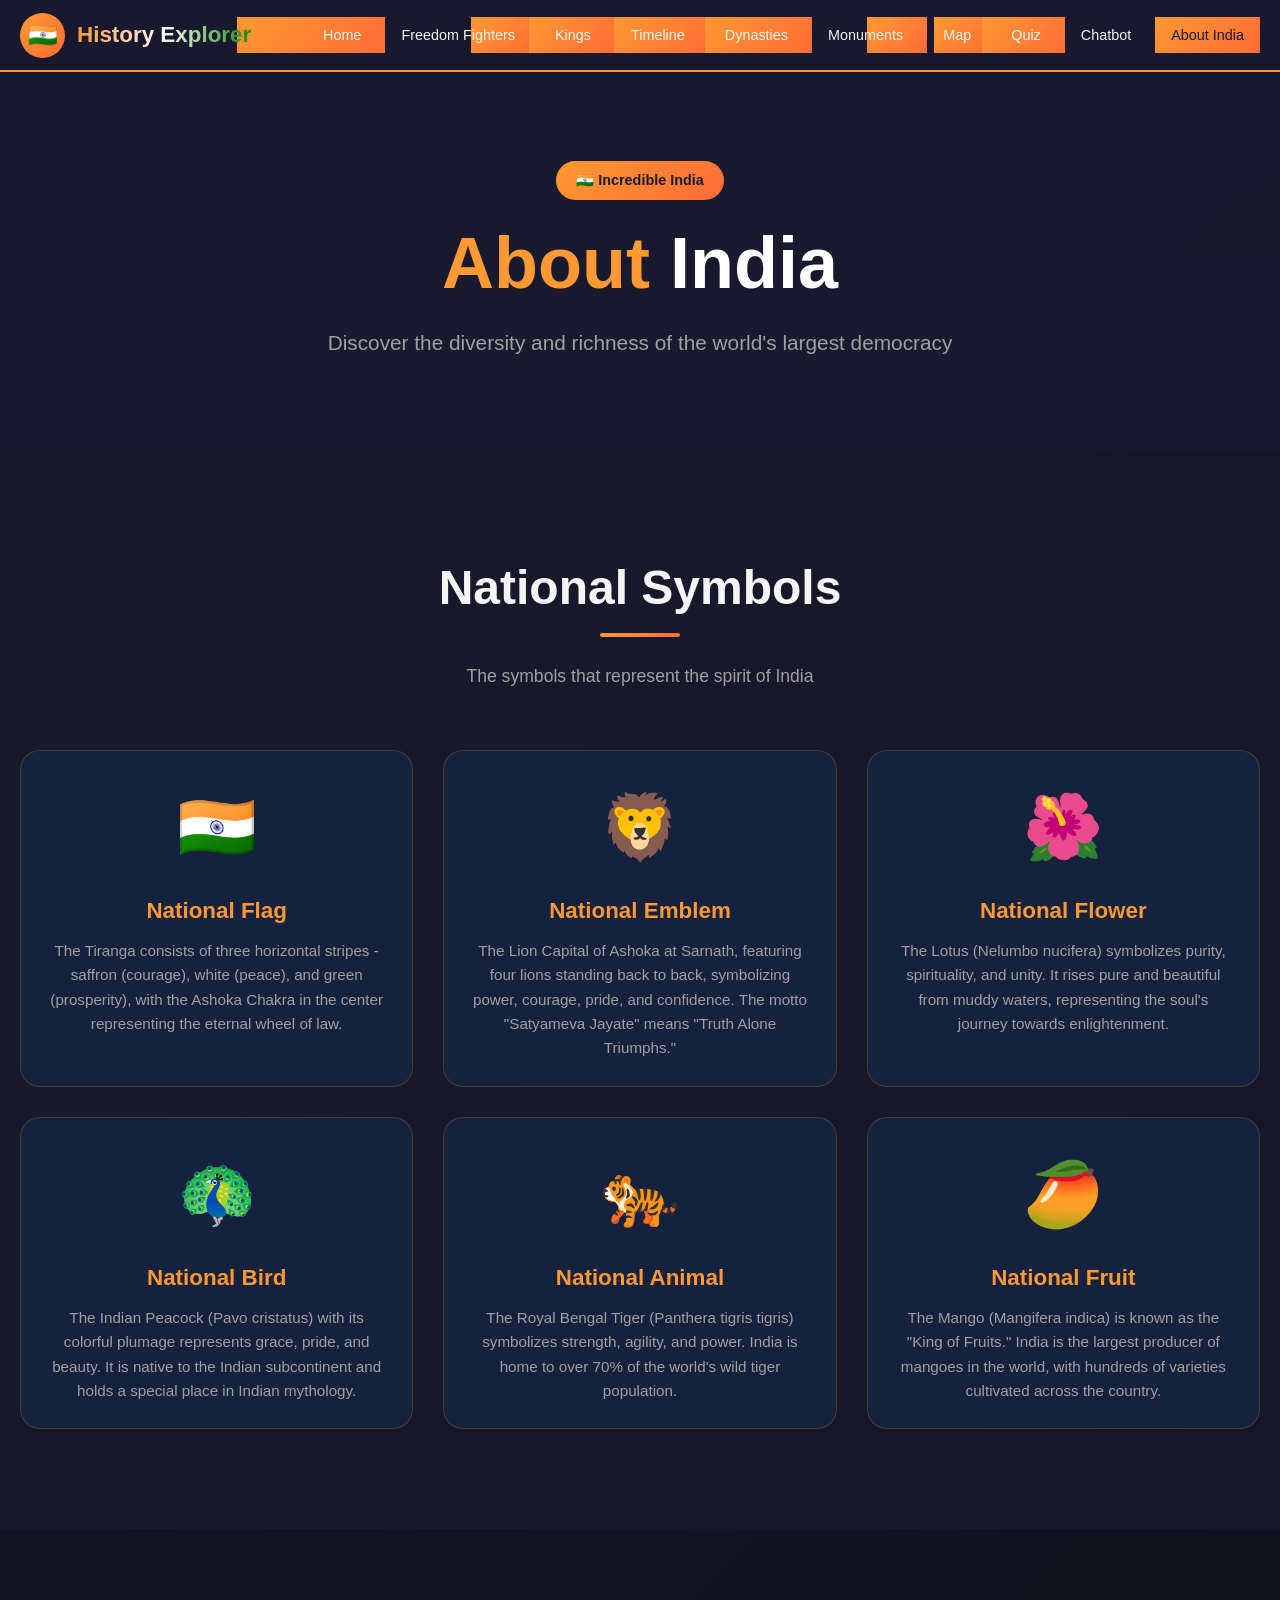
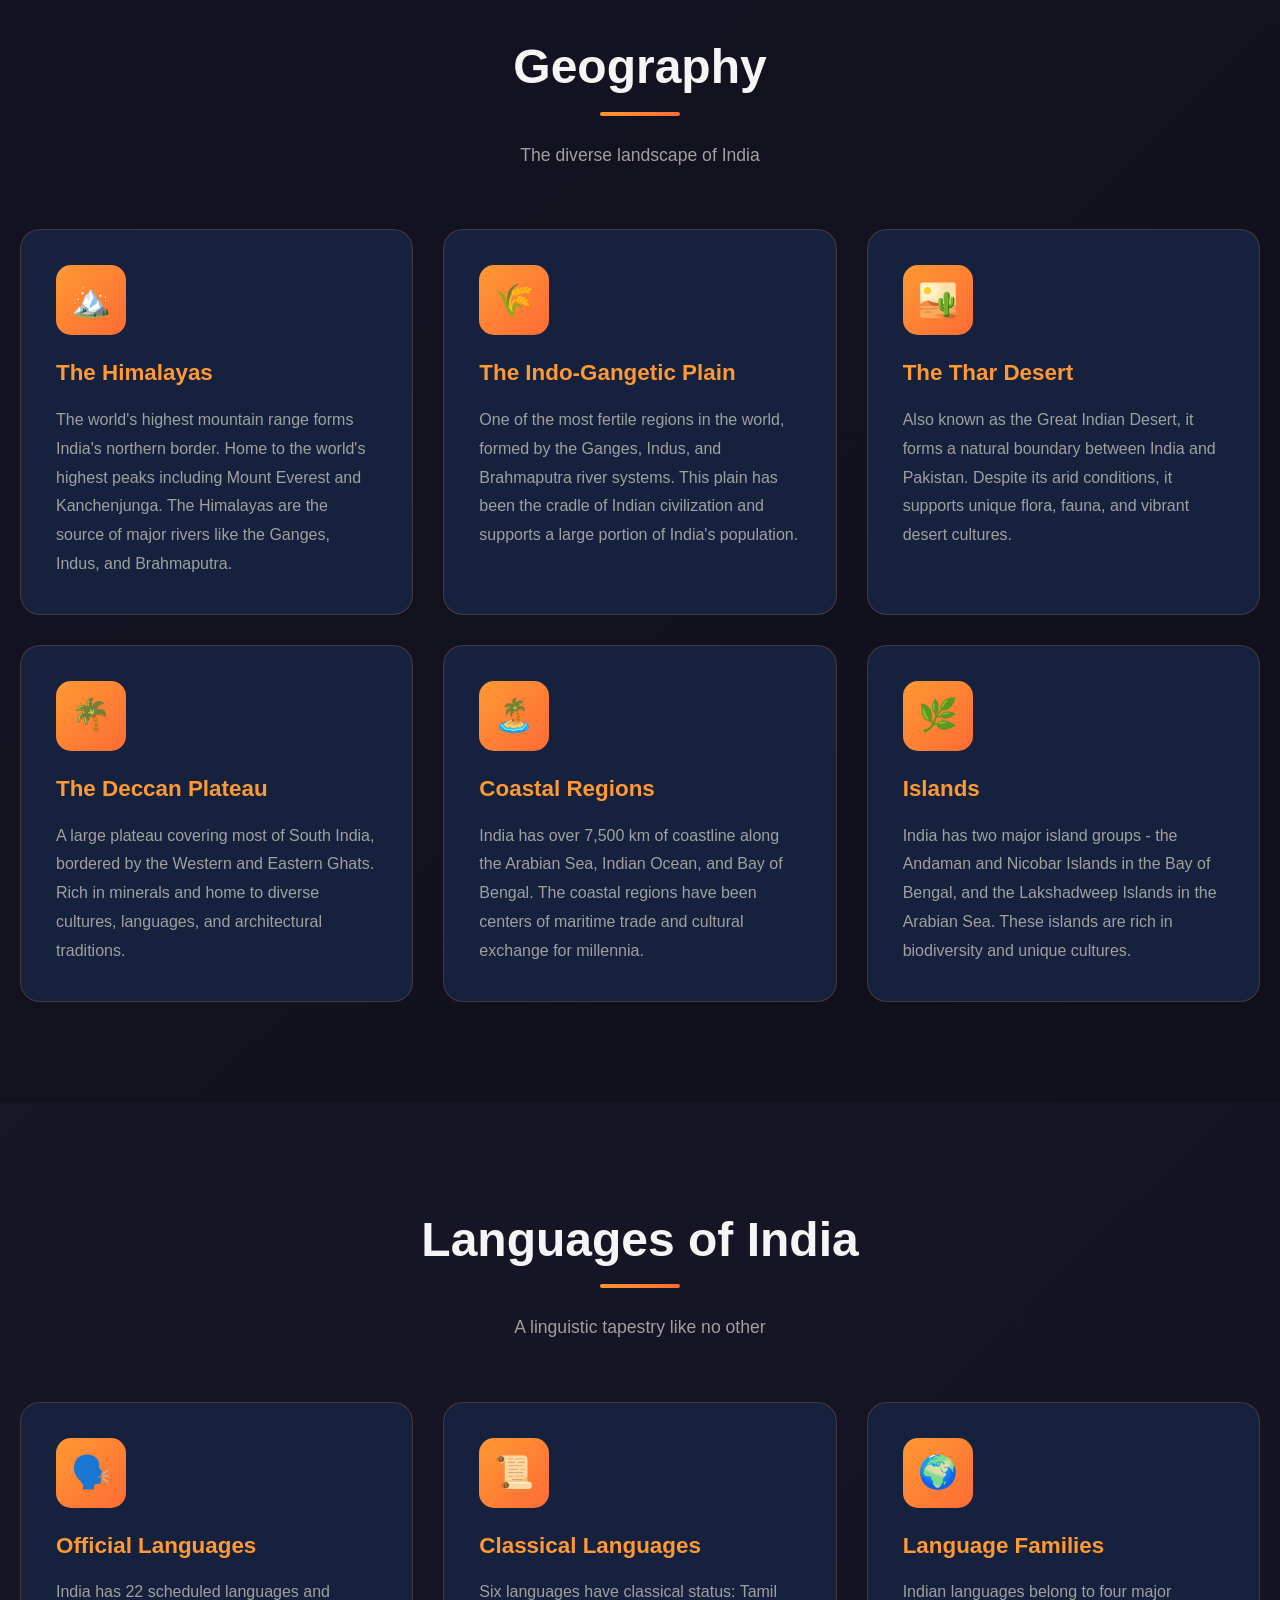
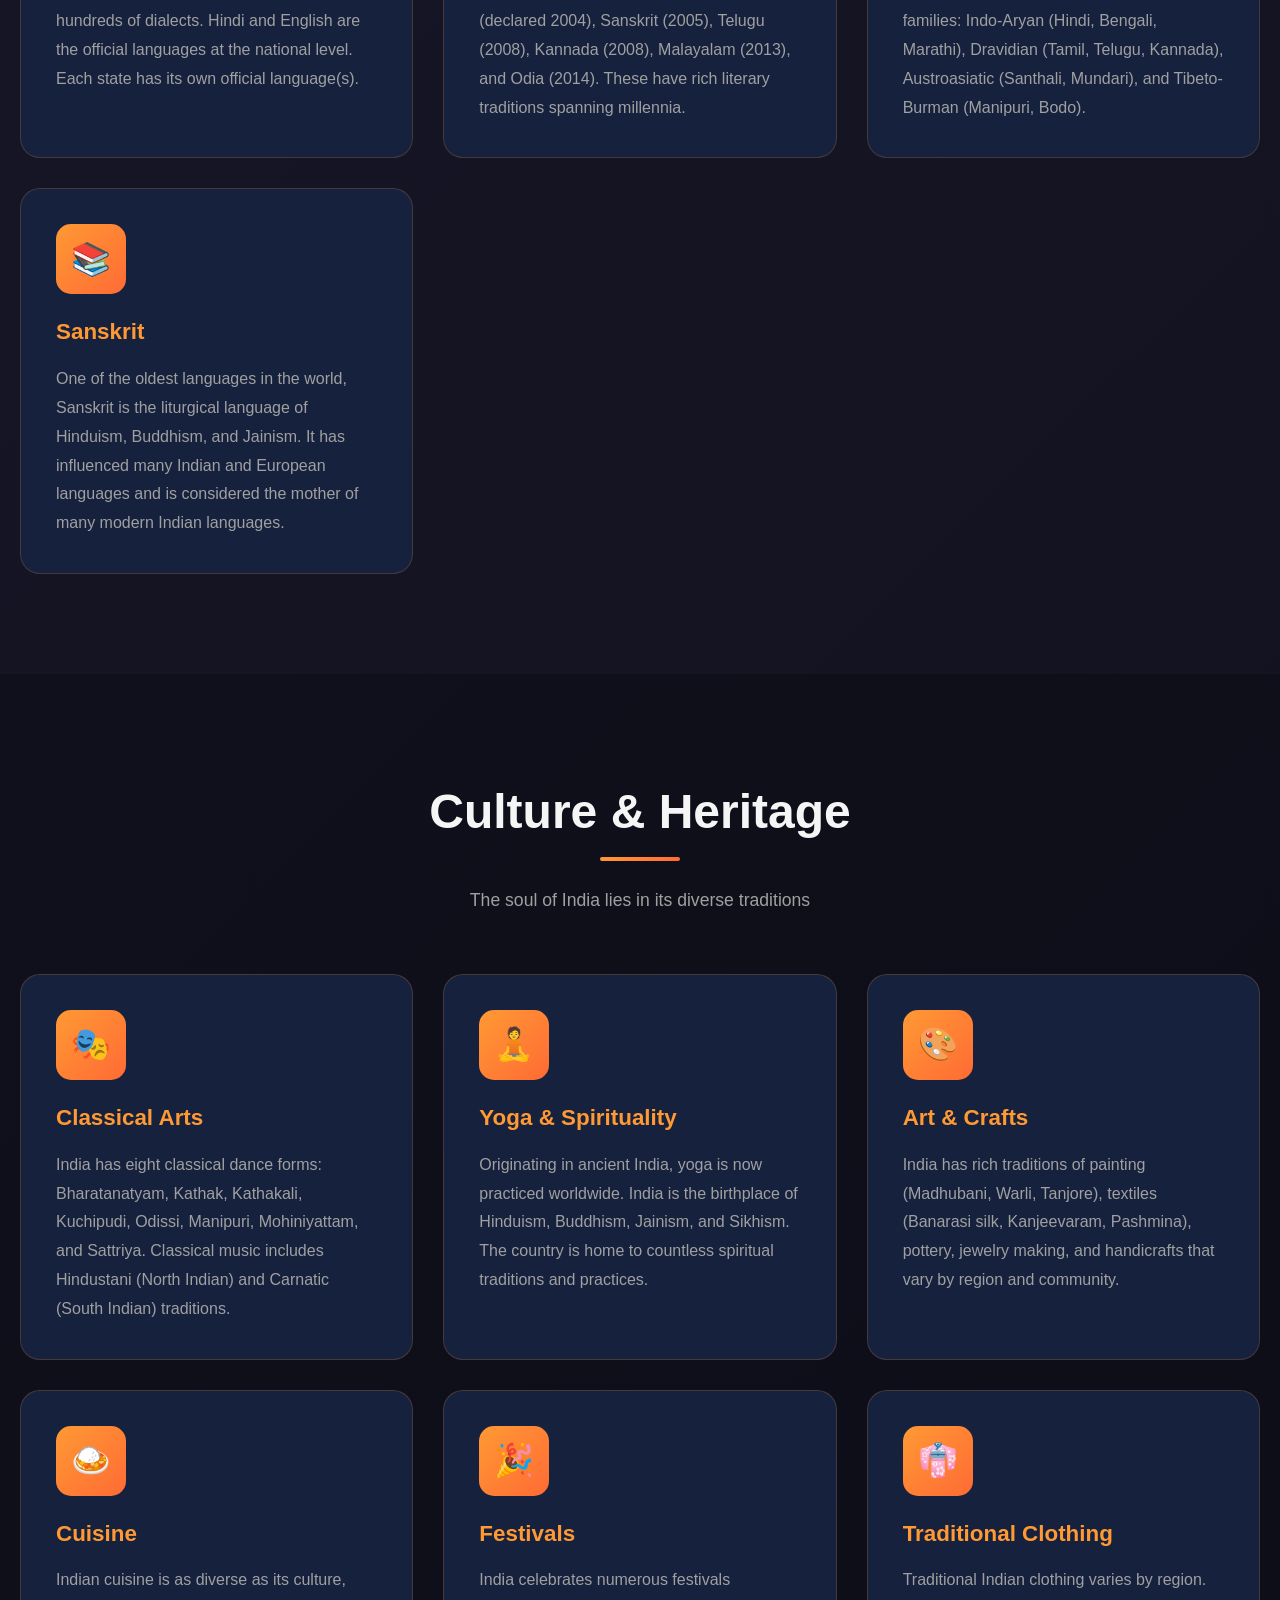
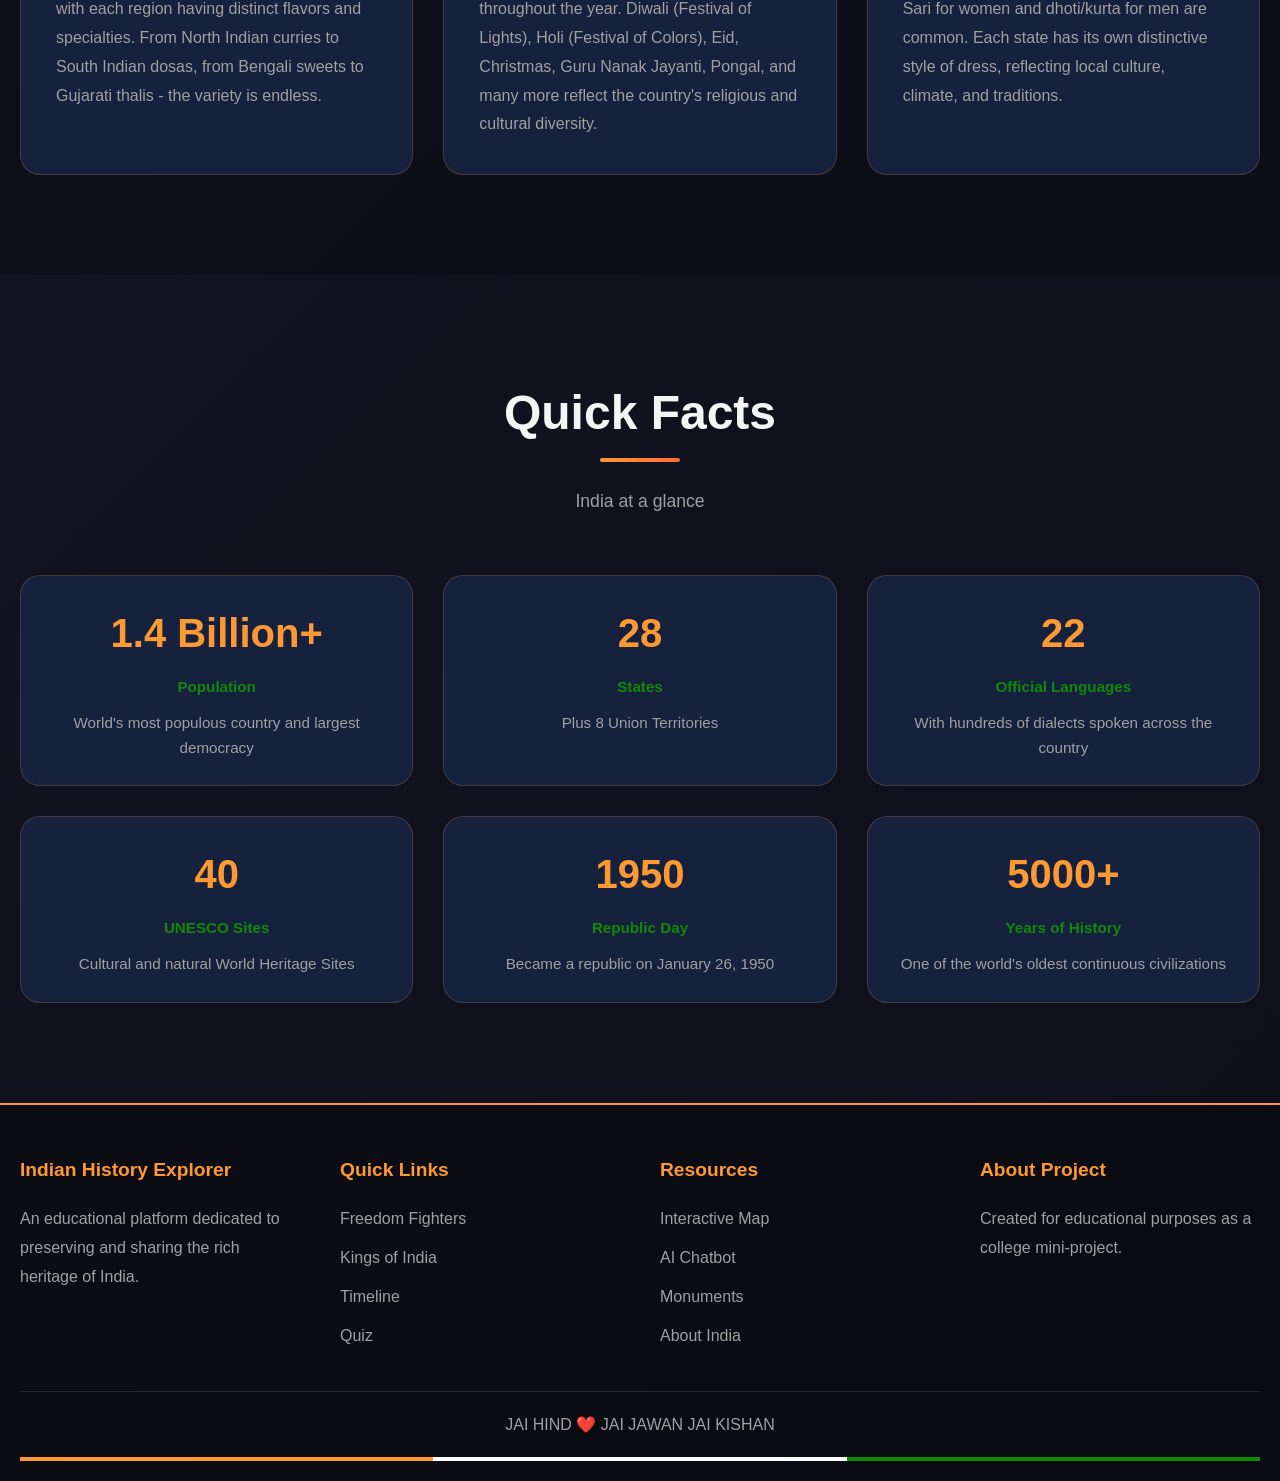
<file: about.html>
<!DOCTYPE html>
<html lang="en">
<head>
  <meta charset="UTF-8">
  <meta name="viewport" content="width=device-width, initial-scale=1.0">
  <title>About India | Indian History Explorer</title>
  <meta name="description" content="Learn about India's culture, geography, languages, national symbols, and rich heritage.">
  <link rel="stylesheet" href="css/style.css">
</head>
<body>
  <!-- Navigation -->
  <nav class="navbar">
    <div class="nav-container">
      <a href="index.html" class="logo">
        <div class="logo-icon">🇮🇳</div>
        <span class="logo-text">History Explorer</span>
      </a>
      <ul class="nav-links">
        <li><a href="index.html">Home</a></li>
        <li><a href="fighters.html">Freedom Fighters</a></li>
        <li><a href="kings.html">Kings</a></li>
        <li><a href="timeline.html">Timeline</a></li>
        <li><a href="dynasties.html">Dynasties</a></li>
        <li><a href="monuments.html">Monuments</a></li>
        <li><a href="map.html">Map</a></li>
        <li><a href="quiz.html">Quiz</a></li>
        <li><a href="chatbot.html">Chatbot</a></li>
        <li><a href="about.html" class="active">About India</a></li>
      </ul>
      <button class="mobile-menu-btn">☰</button>
    </div>
  </nav>

  <!-- Hero Section -->
  <section class="hero" style="min-height: 50vh; padding-top: 100px;">
    <div class="slide active" style="background-image: url('https://images.unsplash.com/photo-1532375810709-75b1da00537c?w=1920');">
      <div class="slide-content"></div>
    </div>
    <div class="hero-content" style="padding: 40px 20px;">
      <div class="hero-badge">🇮🇳 Incredible India</div>
      <h1 class="hero-title">
        <span class="saffron">About</span>
        <span class="white">India</span>
      </h1>
      <p class="hero-subtitle">Discover the diversity and richness of the world's largest democracy</p>
    </div>
  </section>

  <!-- National Symbols -->
  <section class="section">
    <div class="container">
      <div class="section-header animate-on-scroll">
        <h2 class="section-title">National Symbols</h2>
        <p class="section-subtitle">The symbols that represent the spirit of India</p>
      </div>

      <div class="card-grid">
        <div class="card animate-on-scroll">
          <div class="card-content" style="text-align: center;">
            <div style="font-size: 4rem; margin-bottom: 15px;">🇮🇳</div>
            <h3 class="card-title">National Flag</h3>
            <p class="card-description">The Tiranga consists of three horizontal stripes - saffron (courage), white (peace), and green (prosperity), with the Ashoka Chakra in the center representing the eternal wheel of law.</p>
          </div>
        </div>

        <div class="card animate-on-scroll">
          <div class="card-content" style="text-align: center;">
            <div style="font-size: 4rem; margin-bottom: 15px;">🦁</div>
            <h3 class="card-title">National Emblem</h3>
            <p class="card-description">The Lion Capital of Ashoka at Sarnath, featuring four lions standing back to back, symbolizing power, courage, pride, and confidence. The motto "Satyameva Jayate" means "Truth Alone Triumphs."</p>
          </div>
        </div>

        <div class="card animate-on-scroll">
          <div class="card-content" style="text-align: center;">
            <div style="font-size: 4rem; margin-bottom: 15px;">🌺</div>
            <h3 class="card-title">National Flower</h3>
            <p class="card-description">The Lotus (Nelumbo nucifera) symbolizes purity, spirituality, and unity. It rises pure and beautiful from muddy waters, representing the soul's journey towards enlightenment.</p>
          </div>
        </div>

        <div class="card animate-on-scroll">
          <div class="card-content" style="text-align: center;">
            <div style="font-size: 4rem; margin-bottom: 15px;">🦚</div>
            <h3 class="card-title">National Bird</h3>
            <p class="card-description">The Indian Peacock (Pavo cristatus) with its colorful plumage represents grace, pride, and beauty. It is native to the Indian subcontinent and holds a special place in Indian mythology.</p>
          </div>
        </div>

        <div class="card animate-on-scroll">
          <div class="card-content" style="text-align: center;">
            <div style="font-size: 4rem; margin-bottom: 15px;">🐅</div>
            <h3 class="card-title">National Animal</h3>
            <p class="card-description">The Royal Bengal Tiger (Panthera tigris tigris) symbolizes strength, agility, and power. India is home to over 70% of the world's wild tiger population.</p>
          </div>
        </div>

        <div class="card animate-on-scroll">
          <div class="card-content" style="text-align: center;">
            <div style="font-size: 4rem; margin-bottom: 15px;">🥭</div>
            <h3 class="card-title">National Fruit</h3>
            <p class="card-description">The Mango (Mangifera indica) is known as the "King of Fruits." India is the largest producer of mangoes in the world, with hundreds of varieties cultivated across the country.</p>
          </div>
        </div>
      </div>
    </div>
  </section>

  <!-- Geography -->
  <section class="section" style="background: rgba(0,0,0,0.2);">
    <div class="container">
      <div class="section-header animate-on-scroll">
        <h2 class="section-title">Geography</h2>
        <p class="section-subtitle">The diverse landscape of India</p>
      </div>

      <div class="about-grid">
        <div class="about-card animate-on-scroll">
          <div class="about-card-icon">🏔️</div>
          <h3>The Himalayas</h3>
          <p>The world's highest mountain range forms India's northern border. Home to the world's highest peaks including Mount Everest and Kanchenjunga. The Himalayas are the source of major rivers like the Ganges, Indus, and Brahmaputra.</p>
        </div>

        <div class="about-card animate-on-scroll">
          <div class="about-card-icon">🌾</div>
          <h3>The Indo-Gangetic Plain</h3>
          <p>One of the most fertile regions in the world, formed by the Ganges, Indus, and Brahmaputra river systems. This plain has been the cradle of Indian civilization and supports a large portion of India's population.</p>
        </div>

        <div class="about-card animate-on-scroll">
          <div class="about-card-icon">🏜️</div>
          <h3>The Thar Desert</h3>
          <p>Also known as the Great Indian Desert, it forms a natural boundary between India and Pakistan. Despite its arid conditions, it supports unique flora, fauna, and vibrant desert cultures.</p>
        </div>

        <div class="about-card animate-on-scroll">
          <div class="about-card-icon">🌴</div>
          <h3>The Deccan Plateau</h3>
          <p>A large plateau covering most of South India, bordered by the Western and Eastern Ghats. Rich in minerals and home to diverse cultures, languages, and architectural traditions.</p>
        </div>

        <div class="about-card animate-on-scroll">
          <div class="about-card-icon">🏝️</div>
          <h3>Coastal Regions</h3>
          <p>India has over 7,500 km of coastline along the Arabian Sea, Indian Ocean, and Bay of Bengal. The coastal regions have been centers of maritime trade and cultural exchange for millennia.</p>
        </div>

        <div class="about-card animate-on-scroll">
          <div class="about-card-icon">🌿</div>
          <h3>Islands</h3>
          <p>India has two major island groups - the Andaman and Nicobar Islands in the Bay of Bengal, and the Lakshadweep Islands in the Arabian Sea. These islands are rich in biodiversity and unique cultures.</p>
        </div>
      </div>
    </div>
  </section>

  <!-- Languages -->
  <section class="section">
    <div class="container">
      <div class="section-header animate-on-scroll">
        <h2 class="section-title">Languages of India</h2>
        <p class="section-subtitle">A linguistic tapestry like no other</p>
      </div>

      <div class="about-grid">
        <div class="about-card animate-on-scroll">
          <div class="about-card-icon">🗣️</div>
          <h3>Official Languages</h3>
          <p>India has 22 scheduled languages and hundreds of dialects. Hindi and English are the official languages at the national level. Each state has its own official language(s).</p>
        </div>

        <div class="about-card animate-on-scroll">
          <div class="about-card-icon">📜</div>
          <h3>Classical Languages</h3>
          <p>Six languages have classical status: Tamil (declared 2004), Sanskrit (2005), Telugu (2008), Kannada (2008), Malayalam (2013), and Odia (2014). These have rich literary traditions spanning millennia.</p>
        </div>

        <div class="about-card animate-on-scroll">
          <div class="about-card-icon">🌍</div>
          <h3>Language Families</h3>
          <p>Indian languages belong to four major families: Indo-Aryan (Hindi, Bengali, Marathi), Dravidian (Tamil, Telugu, Kannada), Austroasiatic (Santhali, Mundari), and Tibeto-Burman (Manipuri, Bodo).</p>
        </div>

        <div class="about-card animate-on-scroll">
          <div class="about-card-icon">📚</div>
          <h3>Sanskrit</h3>
          <p>One of the oldest languages in the world, Sanskrit is the liturgical language of Hinduism, Buddhism, and Jainism. It has influenced many Indian and European languages and is considered the mother of many modern Indian languages.</p>
        </div>
      </div>
    </div>
  </section>

  <!-- Culture & Heritage -->
  <section class="section" style="background: rgba(0,0,0,0.2);">
    <div class="container">
      <div class="section-header animate-on-scroll">
        <h2 class="section-title">Culture & Heritage</h2>
        <p class="section-subtitle">The soul of India lies in its diverse traditions</p>
      </div>

      <div class="about-grid">
        <div class="about-card animate-on-scroll">
          <div class="about-card-icon">🎭</div>
          <h3>Classical Arts</h3>
          <p>India has eight classical dance forms: Bharatanatyam, Kathak, Kathakali, Kuchipudi, Odissi, Manipuri, Mohiniyattam, and Sattriya. Classical music includes Hindustani (North Indian) and Carnatic (South Indian) traditions.</p>
        </div>

        <div class="about-card animate-on-scroll">
          <div class="about-card-icon">🧘</div>
          <h3>Yoga & Spirituality</h3>
          <p>Originating in ancient India, yoga is now practiced worldwide. India is the birthplace of Hinduism, Buddhism, Jainism, and Sikhism. The country is home to countless spiritual traditions and practices.</p>
        </div>

        <div class="about-card animate-on-scroll">
          <div class="about-card-icon">🎨</div>
          <h3>Art & Crafts</h3>
          <p>India has rich traditions of painting (Madhubani, Warli, Tanjore), textiles (Banarasi silk, Kanjeevaram, Pashmina), pottery, jewelry making, and handicrafts that vary by region and community.</p>
        </div>

        <div class="about-card animate-on-scroll">
          <div class="about-card-icon">🍛</div>
          <h3>Cuisine</h3>
          <p>Indian cuisine is as diverse as its culture, with each region having distinct flavors and specialties. From North Indian curries to South Indian dosas, from Bengali sweets to Gujarati thalis - the variety is endless.</p>
        </div>

        <div class="about-card animate-on-scroll">
          <div class="about-card-icon">🎉</div>
          <h3>Festivals</h3>
          <p>India celebrates numerous festivals throughout the year. Diwali (Festival of Lights), Holi (Festival of Colors), Eid, Christmas, Guru Nanak Jayanti, Pongal, and many more reflect the country's religious and cultural diversity.</p>
        </div>

        <div class="about-card animate-on-scroll">
          <div class="about-card-icon">👘</div>
          <h3>Traditional Clothing</h3>
          <p>Traditional Indian clothing varies by region. Sari for women and dhoti/kurta for men are common. Each state has its own distinctive style of dress, reflecting local culture, climate, and traditions.</p>
        </div>
      </div>
    </div>
  </section>

  <!-- Quick Facts -->
  <section class="section">
    <div class="container">
      <div class="section-header animate-on-scroll">
        <h2 class="section-title">Quick Facts</h2>
        <p class="section-subtitle">India at a glance</p>
      </div>

      <div class="card-grid">
        <div class="card animate-on-scroll">
          <div class="card-content" style="text-align: center;">
            <h3 class="card-title" style="font-size: 2.5rem; color: var(--saffron);">1.4 Billion+</h3>
            <p class="card-subtitle">Population</p>
            <p class="card-description">World's most populous country and largest democracy</p>
          </div>
        </div>

        <div class="card animate-on-scroll">
          <div class="card-content" style="text-align: center;">
            <h3 class="card-title" style="font-size: 2.5rem; color: var(--saffron);">28</h3>
            <p class="card-subtitle">States</p>
            <p class="card-description">Plus 8 Union Territories</p>
          </div>
        </div>

        <div class="card animate-on-scroll">
          <div class="card-content" style="text-align: center;">
            <h3 class="card-title" style="font-size: 2.5rem; color: var(--saffron);">22</h3>
            <p class="card-subtitle">Official Languages</p>
            <p class="card-description">With hundreds of dialects spoken across the country</p>
          </div>
        </div>

        <div class="card animate-on-scroll">
          <div class="card-content" style="text-align: center;">
            <h3 class="card-title" style="font-size: 2.5rem; color: var(--saffron);">40</h3>
            <p class="card-subtitle">UNESCO Sites</p>
            <p class="card-description">Cultural and natural World Heritage Sites</p>
          </div>
        </div>

        <div class="card animate-on-scroll">
          <div class="card-content" style="text-align: center;">
            <h3 class="card-title" style="font-size: 2.5rem; color: var(--saffron);">1950</h3>
            <p class="card-subtitle">Republic Day</p>
            <p class="card-description">Became a republic on January 26, 1950</p>
          </div>
        </div>

        <div class="card animate-on-scroll">
          <div class="card-content" style="text-align: center;">
            <h3 class="card-title" style="font-size: 2.5rem; color: var(--saffron);">5000+</h3>
            <p class="card-subtitle">Years of History</p>
            <p class="card-description">One of the world's oldest continuous civilizations</p>
          </div>
        </div>
      </div>
    </div>
  </section>

  <!-- Footer -->
  <footer class="footer">
    <div class="footer-content">
      <div class="footer-section">
        <h4>Indian History Explorer</h4>
        <p>An educational platform dedicated to preserving and sharing the rich heritage of India.</p>
      </div>
      <div class="footer-section">
        <h4>Quick Links</h4>
        <ul class="footer-links">
          <li><a href="fighters.html">Freedom Fighters</a></li>
          <li><a href="kings.html">Kings of India</a></li>
          <li><a href="timeline.html">Timeline</a></li>
          <li><a href="quiz.html">Quiz</a></li>
        </ul>
      </div>
      <div class="footer-section">
        <h4>Resources</h4>
        <ul class="footer-links">
          <li><a href="map.html">Interactive Map</a></li>
          <li><a href="chatbot.html">AI Chatbot</a></li>
          <li><a href="monuments.html">Monuments</a></li>
          <li><a href="about.html">About India</a></li>
        </ul>
      </div>
      <div class="footer-section">
        <h4>About Project</h4>
        <p>Created for educational purposes as a college mini-project.</p>
      </div>
    </div>
    <div class="footer-bottom">
      <p>JAI HIND ❤️ JAI JAWAN JAI KISHAN</p>
    </div>
    <div class="footer-tiranga">
      <div class="saffron"></div>
      <div class="white"></div>
      <div class="green"></div>
    </div>
  </footer>

  <script src="js/script.js"></script>
</body>
</html>
</file>
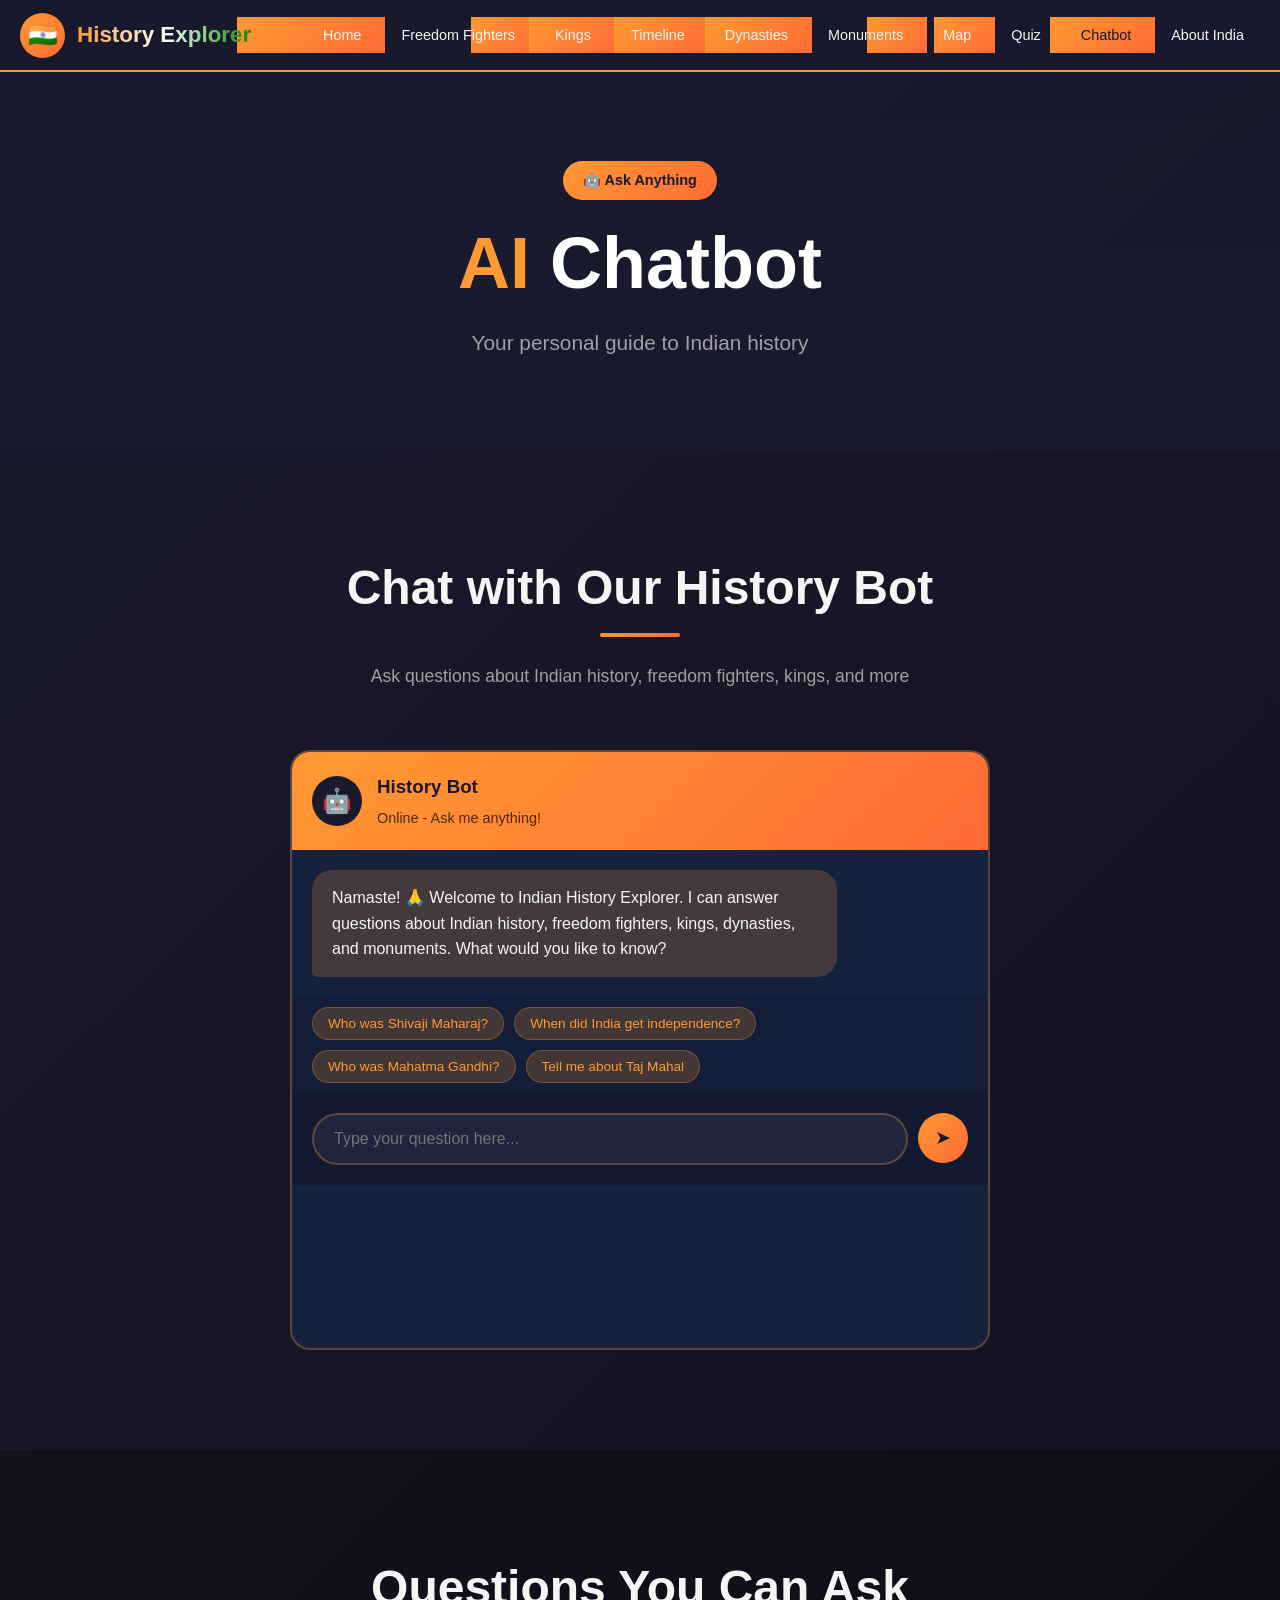
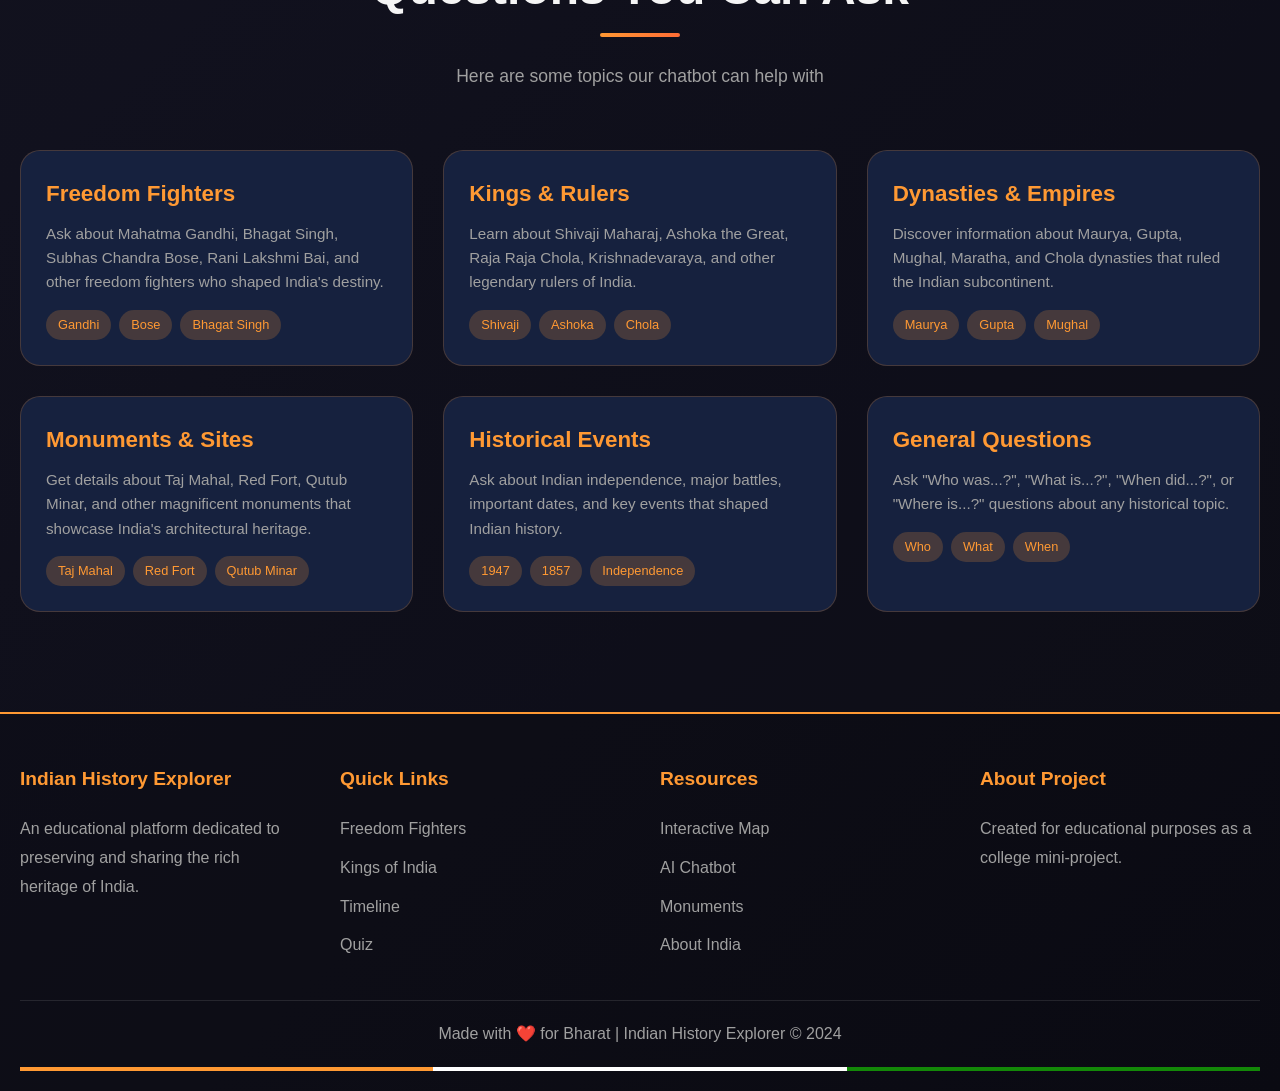
<file: chatbot.html>
<!DOCTYPE html>
<html lang="en">
<head>
  <meta charset="UTF-8">
  <meta name="viewport" content="width=device-width, initial-scale=1.0">
  <title>AI Chatbot | Indian History Explorer</title>
  <meta name="description" content="Ask our AI chatbot questions about Indian history, freedom fighters, kings, dynasties, and monuments.">
  <link rel="stylesheet" href="css/style.css">
</head>
<body>
  <!-- Navigation -->
  <nav class="navbar">
    <div class="nav-container">
      <a href="index.html" class="logo">
        <div class="logo-icon">🇮🇳</div>
        <span class="logo-text">History Explorer</span>
      </a>
      <ul class="nav-links">
        <li><a href="index.html">Home</a></li>
        <li><a href="fighters.html">Freedom Fighters</a></li>
        <li><a href="kings.html">Kings</a></li>
        <li><a href="timeline.html">Timeline</a></li>
        <li><a href="dynasties.html">Dynasties</a></li>
        <li><a href="monuments.html">Monuments</a></li>
        <li><a href="map.html">Map</a></li>
        <li><a href="quiz.html">Quiz</a></li>
        <li><a href="chatbot.html" class="active">Chatbot</a></li>
        <li><a href="about.html">About India</a></li>
      </ul>
      <button class="mobile-menu-btn">☰</button>
    </div>
  </nav>

  <!-- Hero Section -->
  <section class="hero" style="min-height: 50vh; padding-top: 100px;">
    <div class="slide active" style="background-image: url('https://images.unsplash.com/photo-1677442136019-21780ecad995?w=1920');">
      <div class="slide-content"></div>
    </div>
    <div class="hero-content" style="padding: 40px 20px;">
      <div class="hero-badge">🤖 Ask Anything</div>
      <h1 class="hero-title">
        <span class="saffron">AI</span>
        <span class="white">Chatbot</span>
      </h1>
      <p class="hero-subtitle">Your personal guide to Indian history</p>
    </div>
  </section>

  <!-- Chatbot Section -->
  <section class="section">
    <div class="container">
      <div class="section-header animate-on-scroll">
        <h2 class="section-title">Chat with Our History Bot</h2>
        <p class="section-subtitle">Ask questions about Indian history, freedom fighters, kings, and more</p>
      </div>

      <div class="chatbot-container animate-on-scroll">
        <div class="chat-header">
          <div class="chat-avatar">🤖</div>
          <div class="chat-info">
            <h3>History Bot</h3>
            <p>Online - Ask me anything!</p>
          </div>
        </div>

        <div class="chat-messages">
          <!-- Messages will be added here by JavaScript -->
        </div>

        <div class="quick-questions">
          <button class="quick-question">Who was Shivaji Maharaj?</button>
          <button class="quick-question">When did India get independence?</button>
          <button class="quick-question">Who was Mahatma Gandhi?</button>
          <button class="quick-question">Tell me about Taj Mahal</button>
        </div>

        <div class="chat-input-container">
          <input type="text" class="chat-input" placeholder="Type your question here...">
          <button class="chat-send-btn">➤</button>
        </div>
      </div>
    </div>
  </section>

  <!-- Sample Questions -->
  <section class="section" style="background: rgba(0,0,0,0.2);">
    <div class="container">
      <div class="section-header animate-on-scroll">
        <h2 class="section-title">Questions You Can Ask</h2>
        <p class="section-subtitle">Here are some topics our chatbot can help with</p>
      </div>

      <div class="card-grid">
        <div class="card animate-on-scroll">
          <div class="card-content">
            <h3 class="card-title">Freedom Fighters</h3>
            <p class="card-description">Ask about Mahatma Gandhi, Bhagat Singh, Subhas Chandra Bose, Rani Lakshmi Bai, and other freedom fighters who shaped India's destiny.</p>
            <div class="card-tags">
              <span class="card-tag">Gandhi</span>
              <span class="card-tag">Bose</span>
              <span class="card-tag">Bhagat Singh</span>
            </div>
          </div>
        </div>

        <div class="card animate-on-scroll">
          <div class="card-content">
            <h3 class="card-title">Kings & Rulers</h3>
            <p class="card-description">Learn about Shivaji Maharaj, Ashoka the Great, Raja Raja Chola, Krishnadevaraya, and other legendary rulers of India.</p>
            <div class="card-tags">
              <span class="card-tag">Shivaji</span>
              <span class="card-tag">Ashoka</span>
              <span class="card-tag">Chola</span>
            </div>
          </div>
        </div>

        <div class="card animate-on-scroll">
          <div class="card-content">
            <h3 class="card-title">Dynasties & Empires</h3>
            <p class="card-description">Discover information about Maurya, Gupta, Mughal, Maratha, and Chola dynasties that ruled the Indian subcontinent.</p>
            <div class="card-tags">
              <span class="card-tag">Maurya</span>
              <span class="card-tag">Gupta</span>
              <span class="card-tag">Mughal</span>
            </div>
          </div>
        </div>

        <div class="card animate-on-scroll">
          <div class="card-content">
            <h3 class="card-title">Monuments & Sites</h3>
            <p class="card-description">Get details about Taj Mahal, Red Fort, Qutub Minar, and other magnificent monuments that showcase India's architectural heritage.</p>
            <div class="card-tags">
              <span class="card-tag">Taj Mahal</span>
              <span class="card-tag">Red Fort</span>
              <span class="card-tag">Qutub Minar</span>
            </div>
          </div>
        </div>

        <div class="card animate-on-scroll">
          <div class="card-content">
            <h3 class="card-title">Historical Events</h3>
            <p class="card-description">Ask about Indian independence, major battles, important dates, and key events that shaped Indian history.</p>
            <div class="card-tags">
              <span class="card-tag">1947</span>
              <span class="card-tag">1857</span>
              <span class="card-tag">Independence</span>
            </div>
          </div>
        </div>

        <div class="card animate-on-scroll">
          <div class="card-content">
            <h3 class="card-title">General Questions</h3>
            <p class="card-description">Ask "Who was...?", "What is...?", "When did...?", or "Where is...?" questions about any historical topic.</p>
            <div class="card-tags">
              <span class="card-tag">Who</span>
              <span class="card-tag">What</span>
              <span class="card-tag">When</span>
            </div>
          </div>
        </div>
      </div>
    </div>
  </section>

  <!-- Footer -->
  <footer class="footer">
    <div class="footer-content">
      <div class="footer-section">
        <h4>Indian History Explorer</h4>
        <p>An educational platform dedicated to preserving and sharing the rich heritage of India.</p>
      </div>
      <div class="footer-section">
        <h4>Quick Links</h4>
        <ul class="footer-links">
          <li><a href="fighters.html">Freedom Fighters</a></li>
          <li><a href="kings.html">Kings of India</a></li>
          <li><a href="timeline.html">Timeline</a></li>
          <li><a href="quiz.html">Quiz</a></li>
        </ul>
      </div>
      <div class="footer-section">
        <h4>Resources</h4>
        <ul class="footer-links">
          <li><a href="map.html">Interactive Map</a></li>
          <li><a href="chatbot.html">AI Chatbot</a></li>
          <li><a href="monuments.html">Monuments</a></li>
          <li><a href="about.html">About India</a></li>
        </ul>
      </div>
      <div class="footer-section">
        <h4>About Project</h4>
        <p>Created for educational purposes as a college mini-project.</p>
      </div>
    </div>
    <div class="footer-bottom">
      <p>Made with ❤️ for Bharat | Indian History Explorer © 2024</p>
    </div>
    <div class="footer-tiranga">
      <div class="saffron"></div>
      <div class="white"></div>
      <div class="green"></div>
    </div>
  </footer>

  <script src="js/script.js"></script>
</body>
</html>
</file>
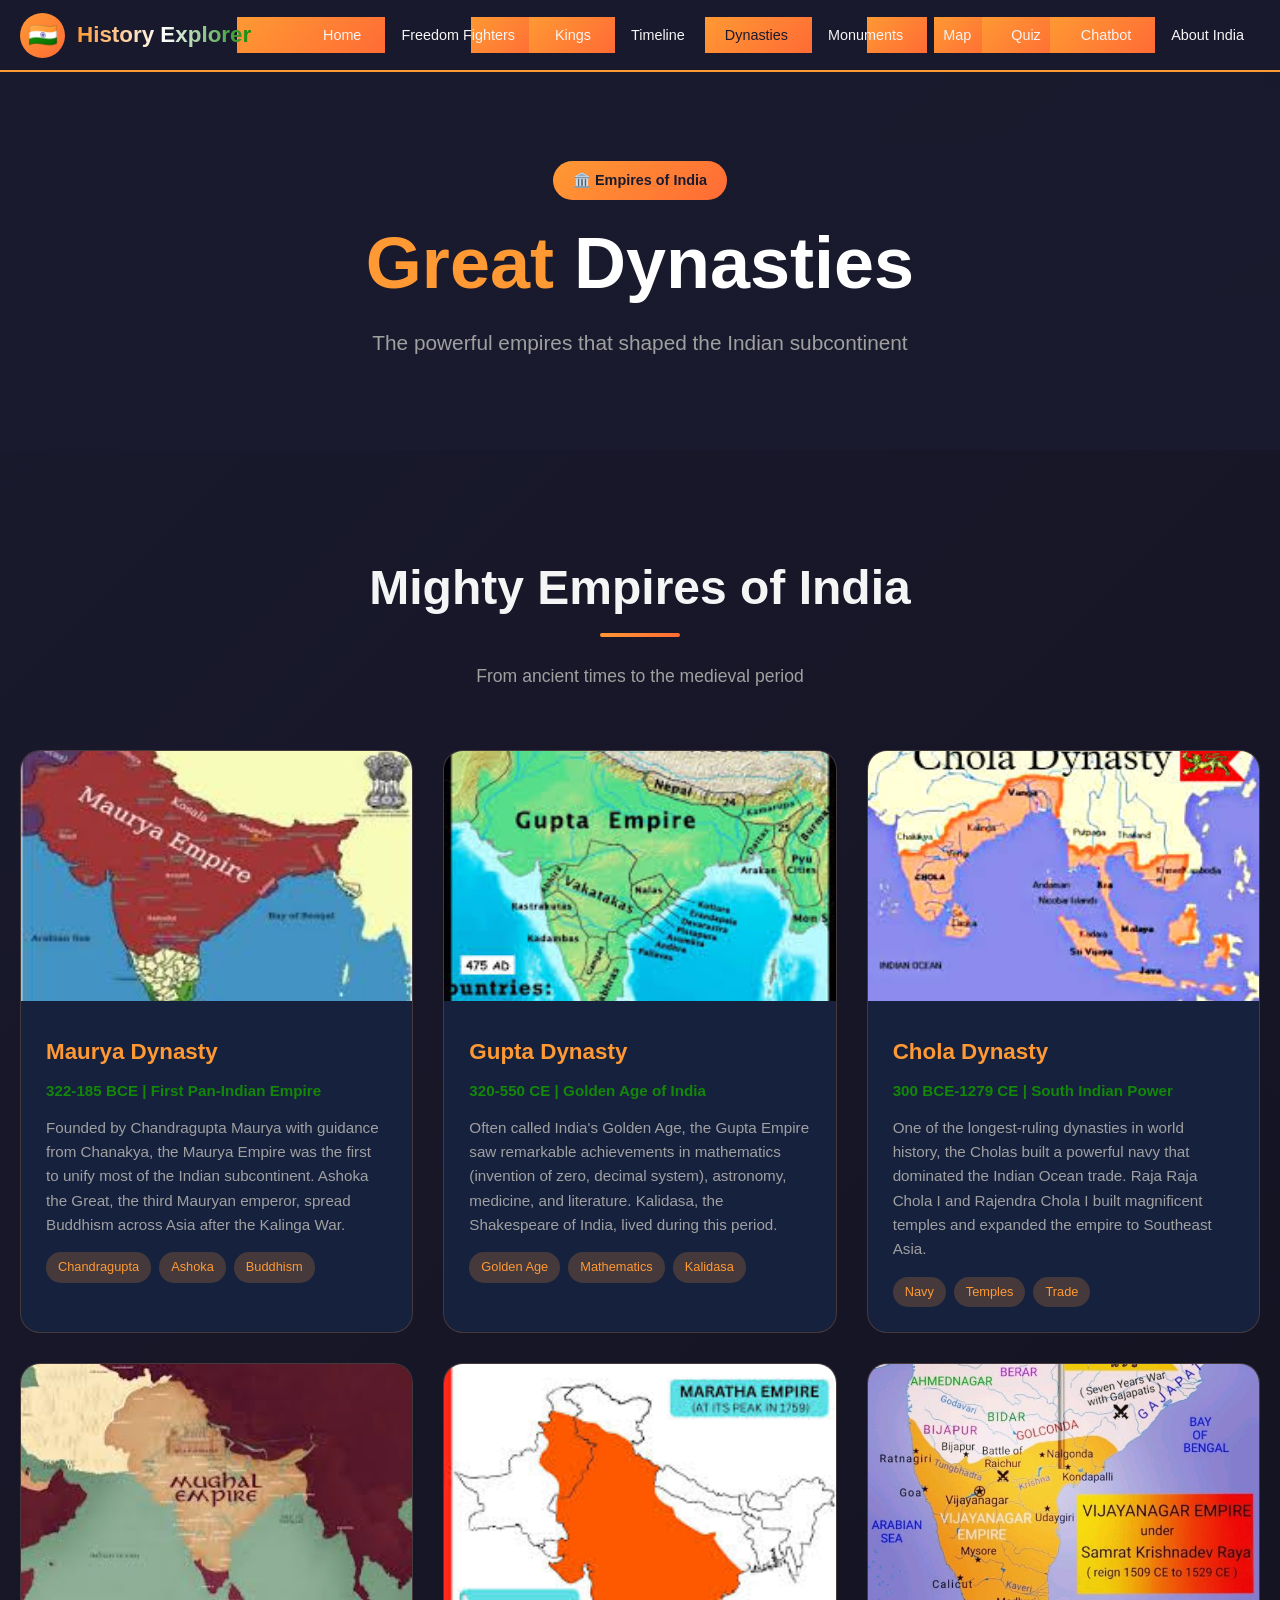
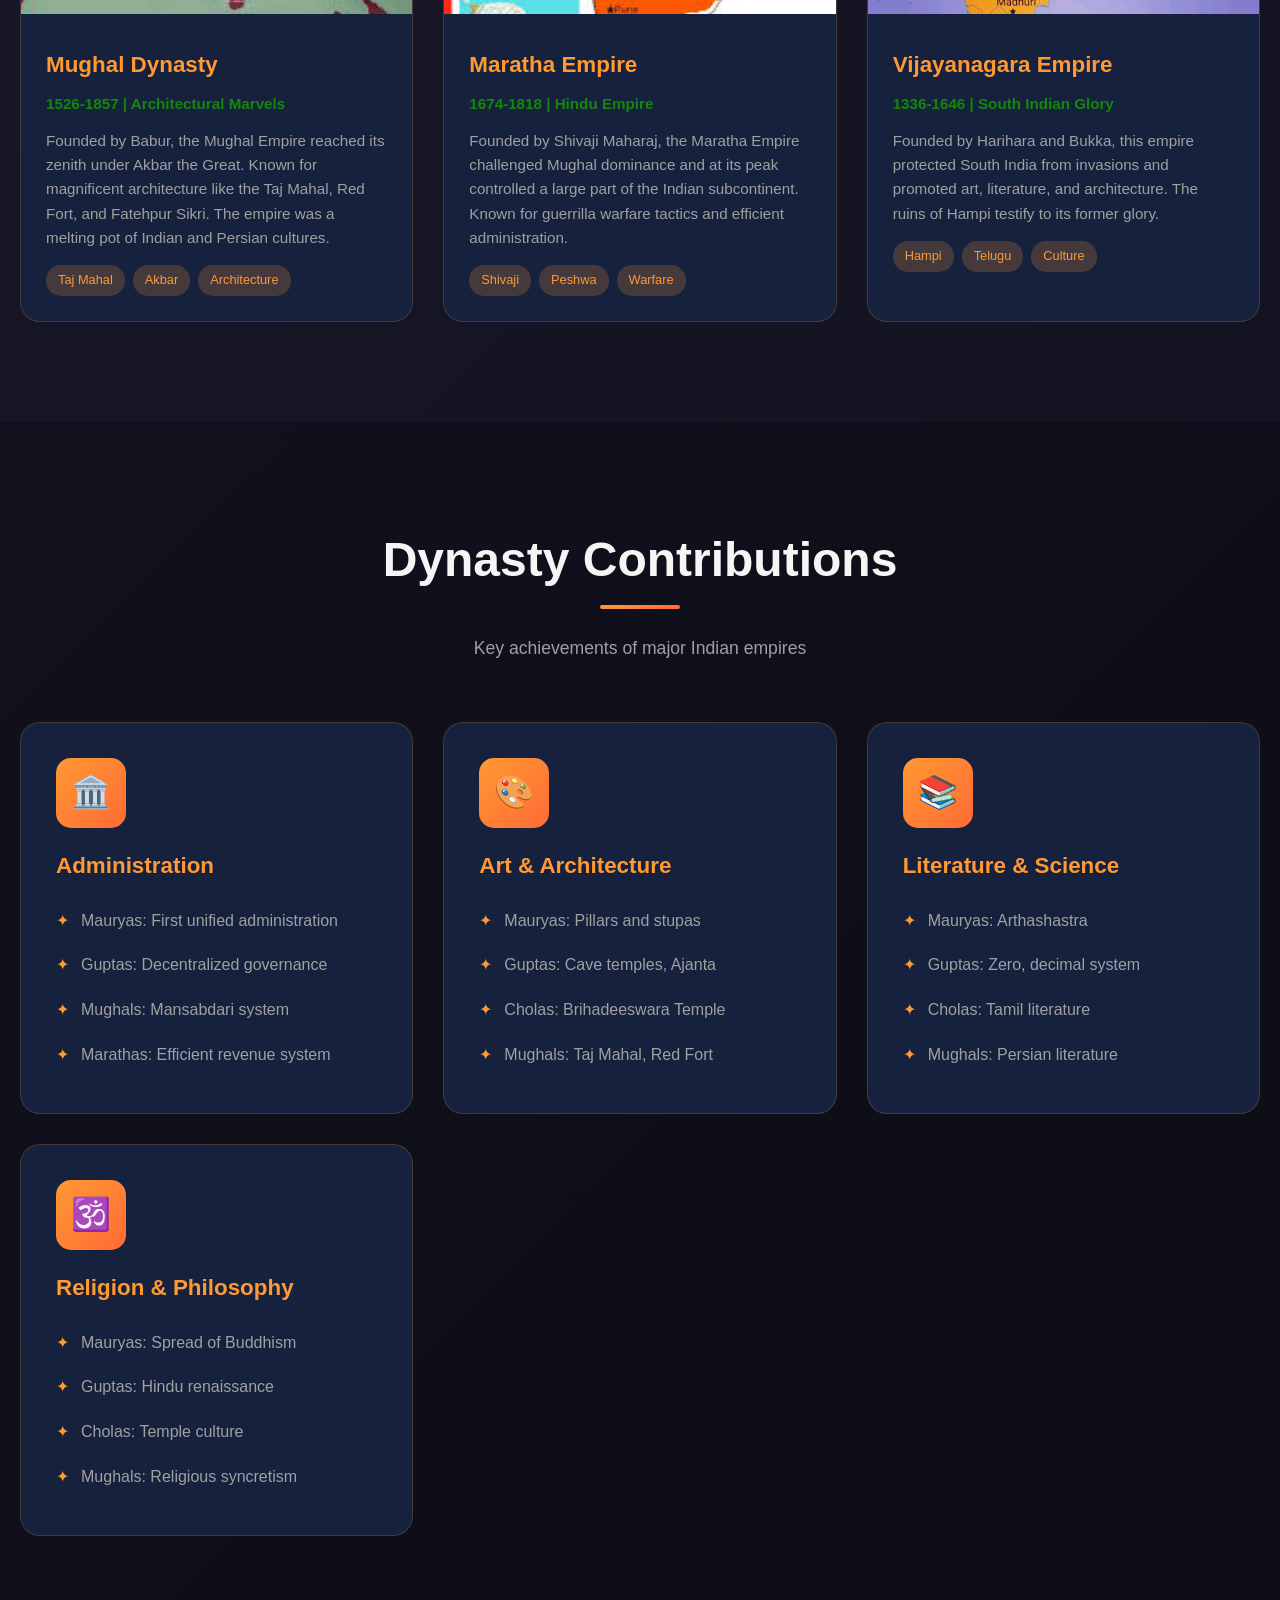
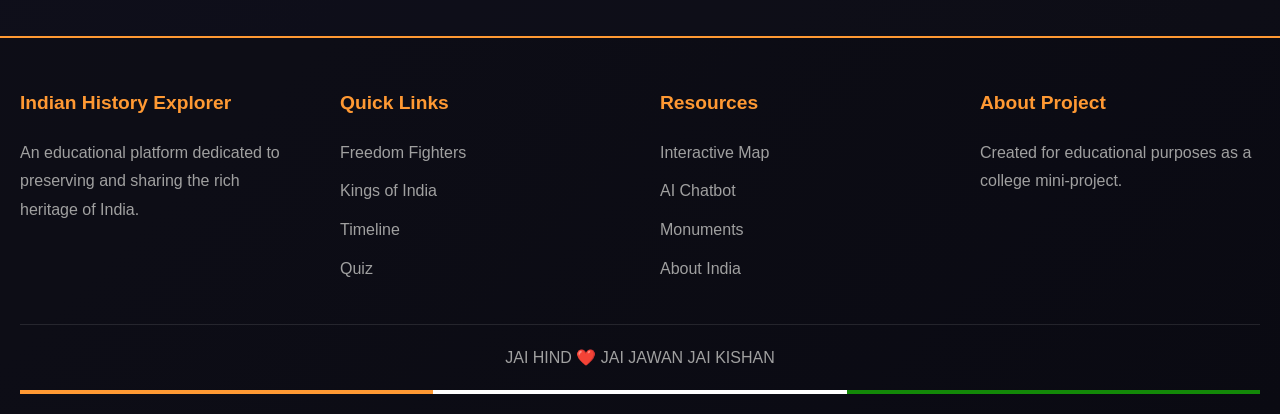
<file: dynasties.html>
<!DOCTYPE html>
<html lang="en">
<head>
  <meta charset="UTF-8">
  <meta name="viewport" content="width=device-width, initial-scale=1.0">
  <title>Great Dynasties | Indian History Explorer</title>
  <meta name="description" content="Explore the powerful dynasties that ruled India - Maurya, Gupta, Chola, Mughal, and Maratha empires.">
  <link rel="stylesheet" href="css/style.css">
</head>
<body>
  <!-- Navigation -->
  <nav class="navbar">
    <div class="nav-container">
      <a href="index.html" class="logo">
        <div class="logo-icon">🇮🇳</div>
        <span class="logo-text">History Explorer</span>
      </a>
      <ul class="nav-links">
        <li><a href="index.html">Home</a></li>
        <li><a href="fighters.html">Freedom Fighters</a></li>
        <li><a href="kings.html">Kings</a></li>
        <li><a href="timeline.html">Timeline</a></li>
        <li><a href="dynasties.html" class="active">Dynasties</a></li>
        <li><a href="monuments.html">Monuments</a></li>
        <li><a href="map.html">Map</a></li>
        <li><a href="quiz.html">Quiz</a></li>
        <li><a href="chatbot.html">Chatbot</a></li>
        <li><a href="about.html">About India</a></li>
      </ul>
      <button class="mobile-menu-btn">☰</button>
    </div>
  </nav>

  <!-- Hero Section -->
  <section class="hero" style="min-height: 50vh; padding-top: 100px;">
    <div class="slide active" style="background-image: url('https://images.unsplash.com/photo-1595658658481-d53d3f999875?w=1920');">
      <div class="slide-content"></div>
    </div>
    <div class="hero-content" style="padding: 40px 20px;">
      <div class="hero-badge">🏛️ Empires of India</div>
      <h1 class="hero-title">
        <span class="saffron">Great</span>
        <span class="white">Dynasties</span>
      </h1>
      <p class="hero-subtitle">The powerful empires that shaped the Indian subcontinent</p>
    </div>
  </section>

  <!-- Dynasties Section -->
  <section class="section">
    <div class="container">
      <div class="section-header animate-on-scroll">
        <h2 class="section-title">Mighty Empires of India</h2>
        <p class="section-subtitle">From ancient times to the medieval period</p>
      </div>

      <div class="card-grid">
        <!-- Maurya Dynasty -->
        <div class="card animate-on-scroll" id="maurya">
          <img src="mauryadya.jpeg" alt="Maurya Dynasty" class="card-image">
          <div class="card-content">
            <h3 class="card-title">Maurya Dynasty</h3>
            <p class="card-subtitle">322-185 BCE | First Pan-Indian Empire</p>
            <p class="card-description">Founded by Chandragupta Maurya with guidance from Chanakya, the Maurya Empire was the first to unify most of the Indian subcontinent. Ashoka the Great, the third Mauryan emperor, spread Buddhism across Asia after the Kalinga War.</p>
            <div class="card-tags">
              <span class="card-tag">Chandragupta</span>
              <span class="card-tag">Ashoka</span>
              <span class="card-tag">Buddhism</span>
            </div>
          </div>
        </div>

        <!-- Gupta Dynasty -->
        <div class="card animate-on-scroll" id="gupta">
          <img src="gupta.jpeg" alt="Gupta Dynasty" class="card-image">
          <div class="card-content">
            <h3 class="card-title">Gupta Dynasty</h3>
            <p class="card-subtitle">320-550 CE | Golden Age of India</p>
            <p class="card-description">Often called India's Golden Age, the Gupta Empire saw remarkable achievements in mathematics (invention of zero, decimal system), astronomy, medicine, and literature. Kalidasa, the Shakespeare of India, lived during this period.</p>
            <div class="card-tags">
              <span class="card-tag">Golden Age</span>
              <span class="card-tag">Mathematics</span>
              <span class="card-tag">Kalidasa</span>
            </div>
          </div>
        </div>

        <!-- Chola Dynasty -->
        <div class="card animate-on-scroll" id="chola">
          <img src="chola dy.jpeg" alt="Chola Dynasty" class="card-image">
          <div class="card-content">
            <h3 class="card-title">Chola Dynasty</h3>
            <p class="card-subtitle">300 BCE-1279 CE | South Indian Power</p>
            <p class="card-description">One of the longest-ruling dynasties in world history, the Cholas built a powerful navy that dominated the Indian Ocean trade. Raja Raja Chola I and Rajendra Chola I built magnificent temples and expanded the empire to Southeast Asia.</p>
            <div class="card-tags">
              <span class="card-tag">Navy</span>
              <span class="card-tag">Temples</span>
              <span class="card-tag">Trade</span>
            </div>
          </div>
        </div>

        <!-- Mughal Dynasty -->
        <div class="card animate-on-scroll" id="mughal">
          <img src="mughual.jpeg" alt="Mughal Dynasty" class="card-image">
          <div class="card-content">
            <h3 class="card-title">Mughal Dynasty</h3>
            <p class="card-subtitle">1526-1857 | Architectural Marvels</p>
            <p class="card-description">Founded by Babur, the Mughal Empire reached its zenith under Akbar the Great. Known for magnificent architecture like the Taj Mahal, Red Fort, and Fatehpur Sikri. The empire was a melting pot of Indian and Persian cultures.</p>
            <div class="card-tags">
              <span class="card-tag">Taj Mahal</span>
              <span class="card-tag">Akbar</span>
              <span class="card-tag">Architecture</span>
            </div>
          </div>
        </div>

        <!-- Maratha Empire -->
        <div class="card animate-on-scroll" id="maratha">
          <img src="marathaem.jpeg" alt="Maratha Empire" class="card-image" style="object-position: top;">
          <div class="card-content">
            <h3 class="card-title">Maratha Empire</h3>
            <p class="card-subtitle">1674-1818 | Hindu Empire</p>
            <p class="card-description">Founded by Shivaji Maharaj, the Maratha Empire challenged Mughal dominance and at its peak controlled a large part of the Indian subcontinent. Known for guerrilla warfare tactics and efficient administration.</p>
            <div class="card-tags">
              <span class="card-tag">Shivaji</span>
              <span class="card-tag">Peshwa</span>
              <span class="card-tag">Warfare</span>
            </div>
          </div>
        </div>

        <!-- Vijayanagara Empire -->
        <div class="card animate-on-scroll">
          <img src="vijaya.jpg" alt="Vijayanagara Empire" class="card-image">
          <div class="card-content">
            <h3 class="card-title">Vijayanagara Empire</h3>
            <p class="card-subtitle">1336-1646 | South Indian Glory</p>
            <p class="card-description">Founded by Harihara and Bukka, this empire protected South India from invasions and promoted art, literature, and architecture. The ruins of Hampi testify to its former glory.</p>
            <div class="card-tags">
              <span class="card-tag">Hampi</span>
              <span class="card-tag">Telugu</span>
              <span class="card-tag">Culture</span>
            </div>
          </div>
        </div>
      </div>
    </div>
  </section>

  <!-- Dynasty Comparison -->
  <section class="section" style="background: rgba(0,0,0,0.2);">
    <div class="container">
      <div class="section-header animate-on-scroll">
        <h2 class="section-title">Dynasty Contributions</h2>
        <p class="section-subtitle">Key achievements of major Indian empires</p>
      </div>

      <div class="about-grid">
        <div class="about-card animate-on-scroll">
          <div class="about-card-icon">🏛️</div>
          <h3>Administration</h3>
          <ul>
            <li>Mauryas: First unified administration</li>
            <li>Guptas: Decentralized governance</li>
            <li>Mughals: Mansabdari system</li>
            <li>Marathas: Efficient revenue system</li>
          </ul>
        </div>

        <div class="about-card animate-on-scroll">
          <div class="about-card-icon">🎨</div>
          <h3>Art & Architecture</h3>
          <ul>
            <li>Mauryas: Pillars and stupas</li>
            <li>Guptas: Cave temples, Ajanta</li>
            <li>Cholas: Brihadeeswara Temple</li>
            <li>Mughals: Taj Mahal, Red Fort</li>
          </ul>
        </div>

        <div class="about-card animate-on-scroll">
          <div class="about-card-icon">📚</div>
          <h3>Literature & Science</h3>
          <ul>
            <li>Mauryas: Arthashastra</li>
            <li>Guptas: Zero, decimal system</li>
            <li>Cholas: Tamil literature</li>
            <li>Mughals: Persian literature</li>
          </ul>
        </div>

        <div class="about-card animate-on-scroll">
          <div class="about-card-icon">🕉️</div>
          <h3>Religion & Philosophy</h3>
          <ul>
            <li>Mauryas: Spread of Buddhism</li>
            <li>Guptas: Hindu renaissance</li>
            <li>Cholas: Temple culture</li>
            <li>Mughals: Religious syncretism</li>
          </ul>
        </div>
      </div>
    </div>
  </section>

  <!-- Footer -->
  <footer class="footer">
    <div class="footer-content">
      <div class="footer-section">
        <h4>Indian History Explorer</h4>
        <p>An educational platform dedicated to preserving and sharing the rich heritage of India.</p>
      </div>
      <div class="footer-section">
        <h4>Quick Links</h4>
        <ul class="footer-links">
          <li><a href="fighters.html">Freedom Fighters</a></li>
          <li><a href="kings.html">Kings of India</a></li>
          <li><a href="timeline.html">Timeline</a></li>
          <li><a href="quiz.html">Quiz</a></li>
        </ul>
      </div>
      <div class="footer-section">
        <h4>Resources</h4>
        <ul class="footer-links">
          <li><a href="map.html">Interactive Map</a></li>
          <li><a href="chatbot.html">AI Chatbot</a></li>
          <li><a href="monuments.html">Monuments</a></li>
          <li><a href="about.html">About India</a></li>
        </ul>
      </div>
      <div class="footer-section">
        <h4>About Project</h4>
        <p>Created for educational purposes as a college mini-project.</p>
      </div>
    </div>
    <div class="footer-bottom">
      <p>JAI HIND ❤️ JAI JAWAN JAI KISHAN</p>
    </div>
    <div class="footer-tiranga">
      <div class="saffron"></div>
      <div class="white"></div>
      <div class="green"></div>
    </div>
  </footer>

  <script src="js/script.js"></script>
</body>
</html>
</file>
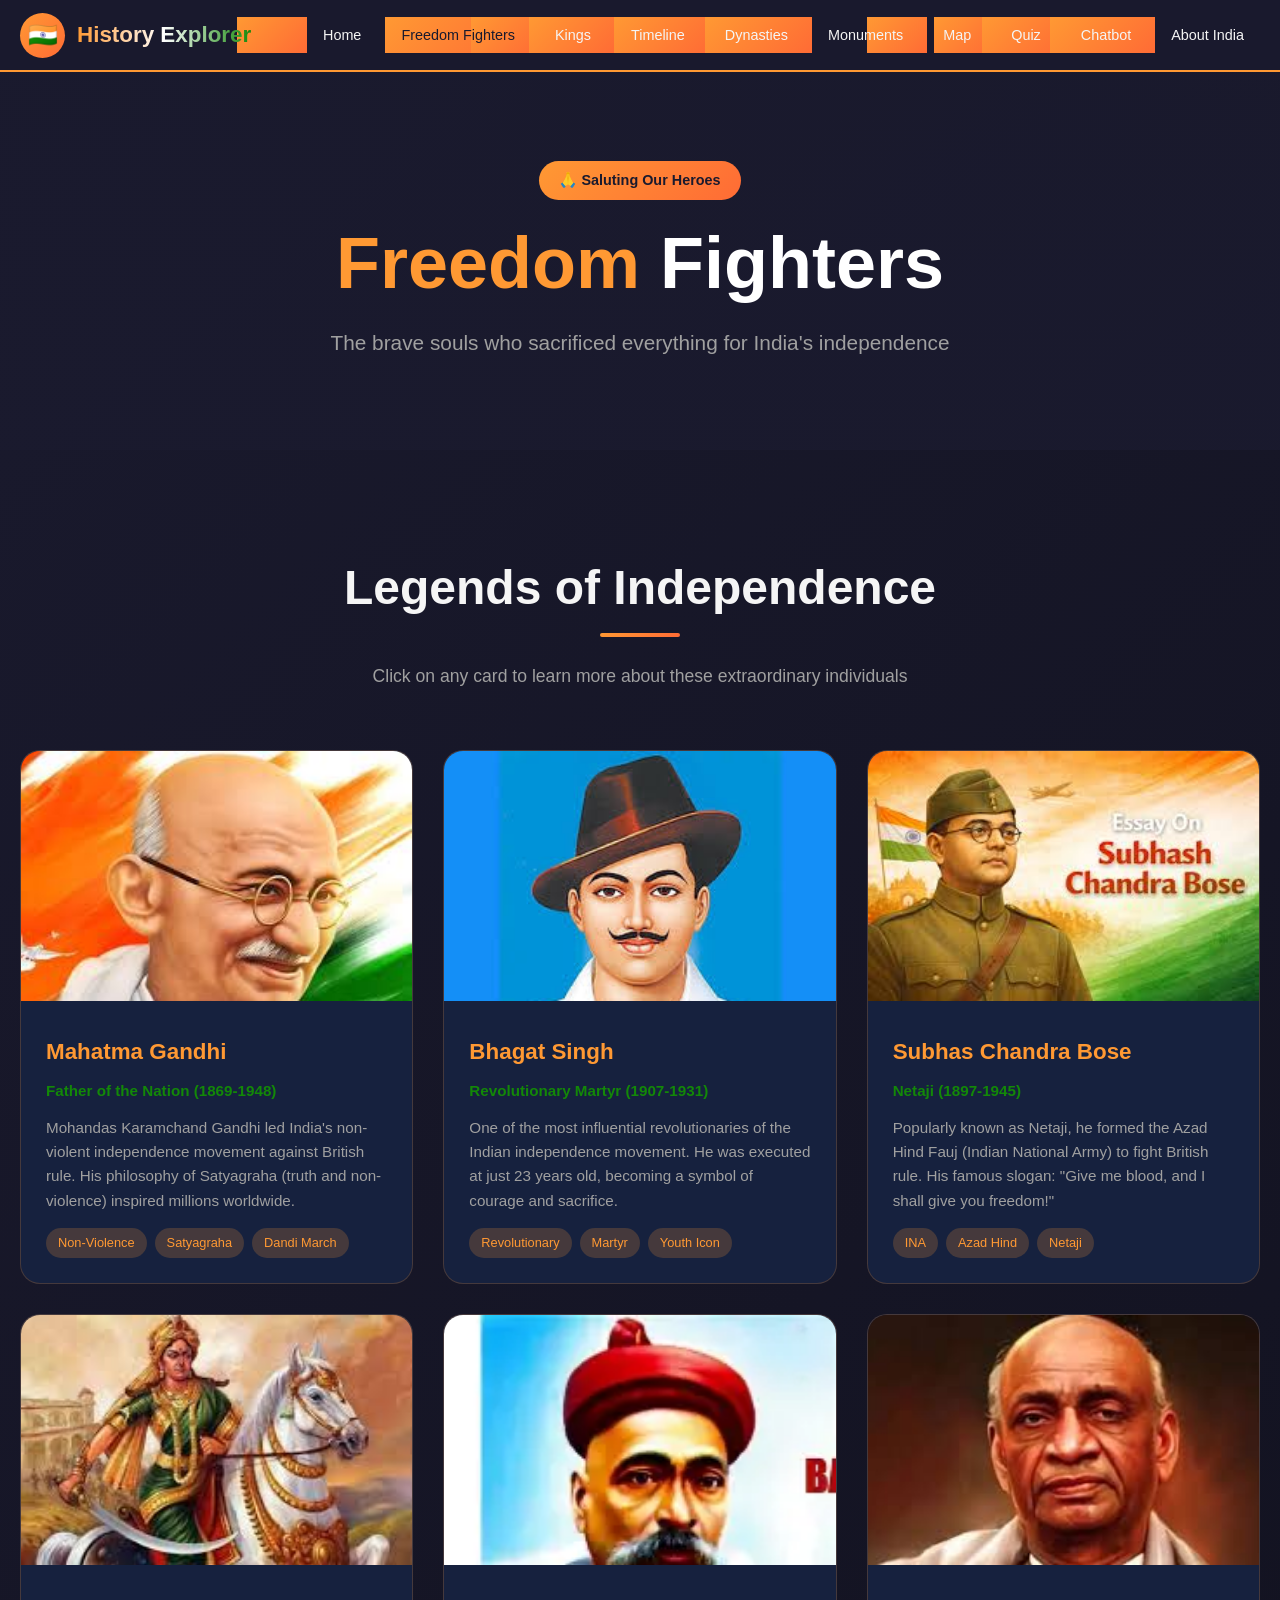
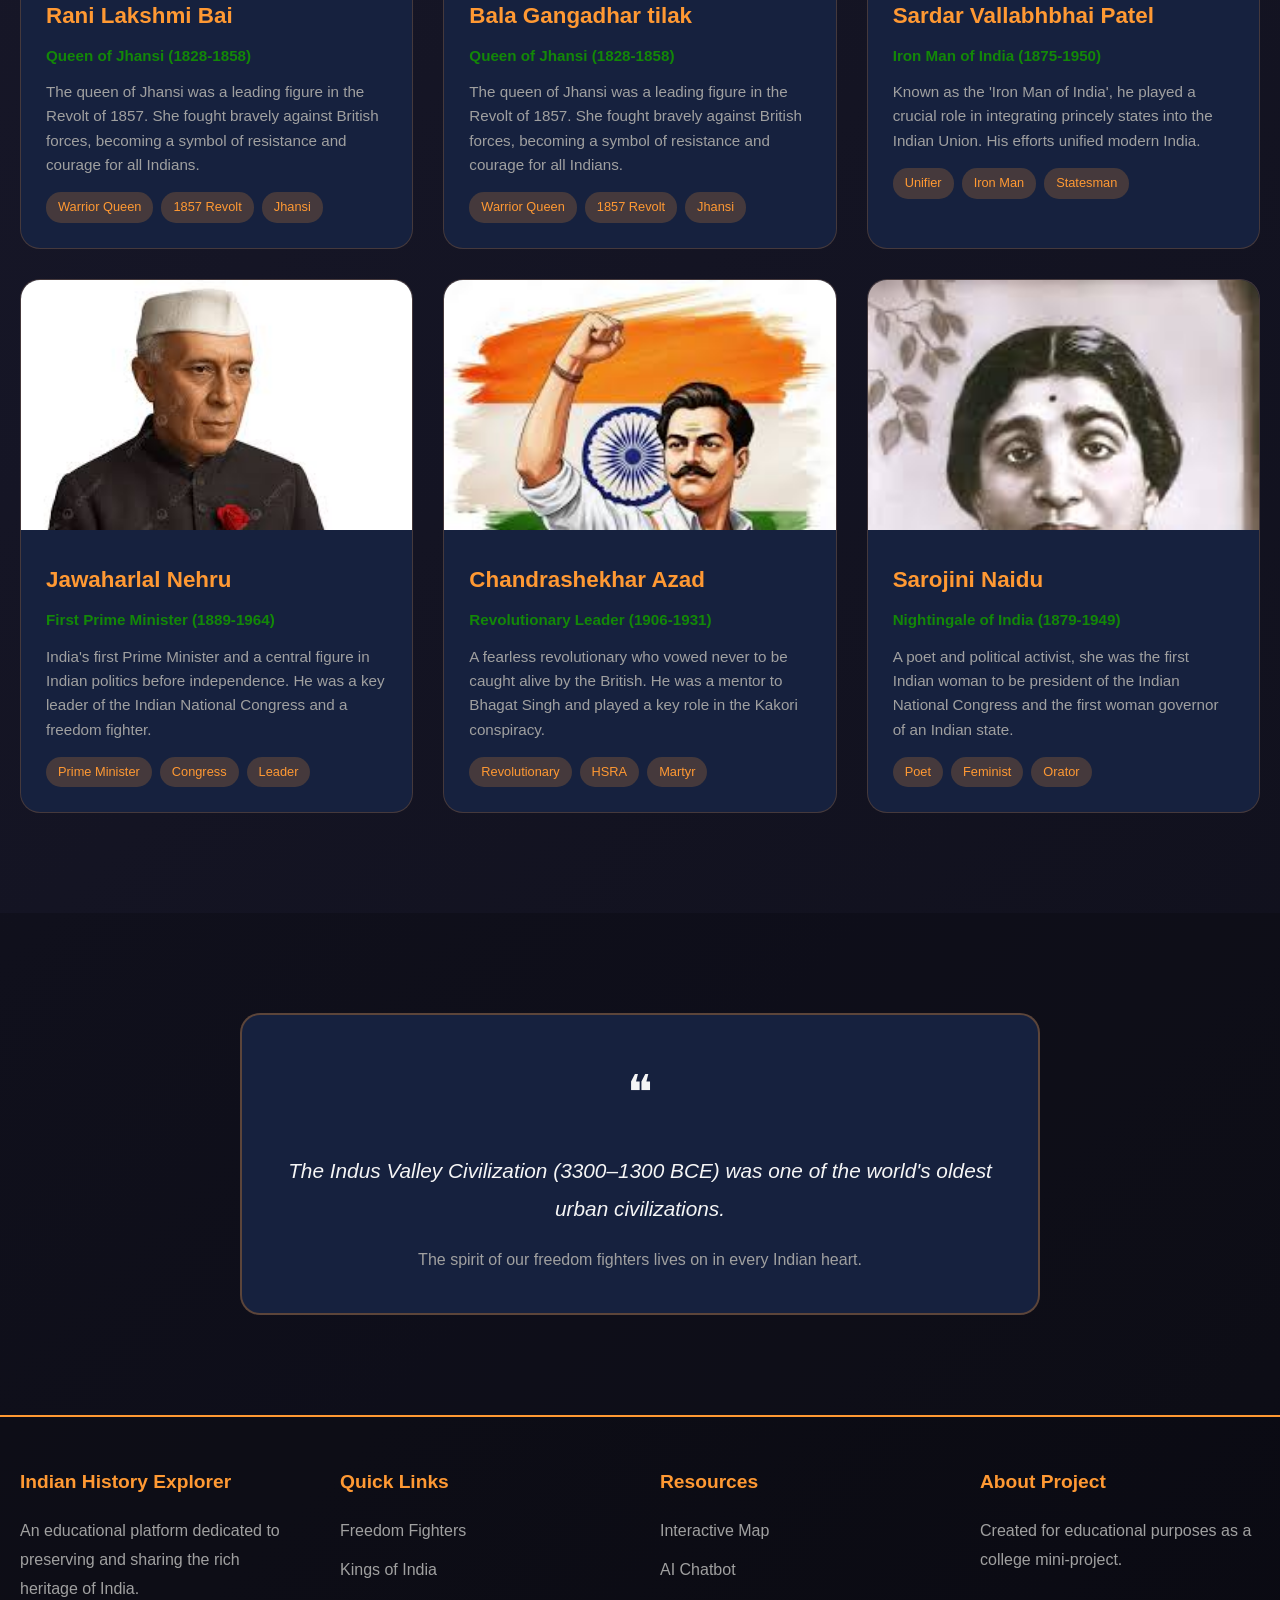
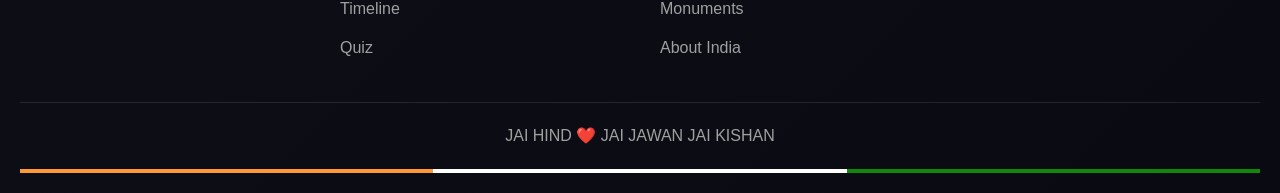
<file: fighters.html>
<!DOCTYPE html>
<html lang="en">
<head>
  <meta charset="UTF-8">
  <meta name="viewport" content="width=device-width, initial-scale=1.0">
  <title>Freedom Fighters | Indian History Explorer</title>
  <meta name="description" content="Learn about India's brave freedom fighters who sacrificed their lives for independence - Mahatma Gandhi, Bhagat Singh, Subhas Chandra Bose, and more.">
  <link rel="stylesheet" href="css/style.css">
</head>
<body>
  <!-- Navigation -->
  <nav class="navbar">
    <div class="nav-container">
      <a href="index.html" class="logo">
        <div class="logo-icon">🇮🇳</div>
        <span class="logo-text">History Explorer</span>
      </a>
      <ul class="nav-links">
        <li><a href="index.html">Home</a></li>
        <li><a href="fighters.html" class="active">Freedom Fighters</a></li>
        <li><a href="kings.html">Kings</a></li>
        <li><a href="timeline.html">Timeline</a></li>
        <li><a href="dynasties.html">Dynasties</a></li>
        <li><a href="monuments.html">Monuments</a></li>
        <li><a href="map.html">Map</a></li>
        <li><a href="quiz.html">Quiz</a></li>
        <li><a href="chatbot.html">Chatbot</a></li>
        <li><a href="about.html">About India</a></li>
      </ul>
      <button class="mobile-menu-btn">☰</button>
    </div>
  </nav>

  <!-- Hero Section -->
  <section class="hero" style="min-height: 50vh; padding-top: 100px;">
    <div class="slide active" style="background-image: url('https://images.unsplash.com/photo-1561361058-4c7e3f7543f5?w=1920');">
      <div class="slide-content"></div>
    </div>
    <div class="hero-content" style="padding: 40px 20px;">
      <div class="hero-badge">🙏 Saluting Our Heroes</div>
      <h1 class="hero-title">
        <span class="saffron">Freedom</span>
        <span class="white">Fighters</span>
      </h1>
      <p class="hero-subtitle">The brave souls who sacrificed everything for India's independence</p>
    </div>
  </section>

  <!-- Freedom Fighters Gallery -->
  <section class="section">
    <div class="container">
      <div class="section-header animate-on-scroll">
        <h2 class="section-title">Legends of Independence</h2>
        <p class="section-subtitle">Click on any card to learn more about these extraordinary individuals</p>
      </div>

      <div class="card-grid">
        <!-- Mahatma Gandhi -->
        <div class="card animate-on-scroll" id="gandhi">
          <img src="gandhi.jpeg" alt="Mahatma Gandhi" class="card-image" style="object-position: top;">
          <div class="card-content">
            <h3 class="card-title">Mahatma Gandhi</h3>
            <p class="card-subtitle">Father of the Nation (1869-1948)</p>
            <p class="card-description">Mohandas Karamchand Gandhi led India's non-violent independence movement against British rule. His philosophy of Satyagraha (truth and non-violence) inspired millions worldwide.</p>
            <div class="card-tags">
              <span class="card-tag">Non-Violence</span>
              <span class="card-tag">Satyagraha</span>
              <span class="card-tag">Dandi March</span>
            </div>
          </div>
        </div>

        <!-- Bhagat Singh -->
        <div class="card animate-on-scroll" id="bhagat">
          <img src="bhagat.jpeg" alt="Bhagat Singh" class="card-image" style="object-position: top;">
          <div class="card-content">
            <h3 class="card-title">Bhagat Singh</h3>
            <p class="card-subtitle">Revolutionary Martyr (1907-1931)</p>
            <p class="card-description">One of the most influential revolutionaries of the Indian independence movement. He was executed at just 23 years old, becoming a symbol of courage and sacrifice.</p>
            <div class="card-tags">
              <span class="card-tag">Revolutionary</span>
              <span class="card-tag">Martyr</span>
              <span class="card-tag">Youth Icon</span>
            </div>
          </div>
        </div>

        <!-- Subhas Chandra Bose -->
        <div class="card animate-on-scroll" id="bose">
          <img src="bose.jpeg" alt="Subhas Chandra Bose" class="card-image" style="object-position: top;">
          <div class="card-content">
            <h3 class="card-title">Subhas Chandra Bose</h3>
            <p class="card-subtitle">Netaji (1897-1945)</p>
            <p class="card-description">Popularly known as Netaji, he formed the Azad Hind Fauj (Indian National Army) to fight British rule. His famous slogan: "Give me blood, and I shall give you freedom!"</p>
            <div class="card-tags">
              <span class="card-tag">INA</span>
              <span class="card-tag">Azad Hind</span>
              <span class="card-tag">Netaji</span>
            </div>
          </div>
        </div>

        <!-- Rani Lakshmi Bai -->
        <div class="card animate-on-scroll" id="rani">
          <img src="rani.jpeg" alt="Rani Lakshmi Bai" class="card-image" style="object-position: top;">
          <div class="card-content">
            <h3 class="card-title">Rani Lakshmi Bai</h3>
            <p class="card-subtitle">Queen of Jhansi (1828-1858)</p>
            <p class="card-description">The queen of Jhansi was a leading figure in the Revolt of 1857. She fought bravely against British forces, becoming a symbol of resistance and courage for all Indians.</p>
            <div class="card-tags">
              <span class="card-tag">Warrior Queen</span>
              <span class="card-tag">1857 Revolt</span>
              <span class="card-tag">Jhansi</span>
            </div>
          </div>
        </div>
        <!-- bala gangadhar tilak -->
        <div class="card animate-on-scroll" id="rani">
          <img src="bala.png" alt="Rani Lakshmi Bai" class="card-image" style="object-position: top;">
          <div class="card-content">
            <h3 class="card-title">Bala Gangadhar tilak</h3>
            <p class="card-subtitle">Queen of Jhansi (1828-1858)</p>
            <p class="card-description">The queen of Jhansi was a leading figure in the Revolt of 1857. She fought bravely against British forces, becoming a symbol of resistance and courage for all Indians.</p>
            <div class="card-tags">
              <span class="card-tag">Warrior Queen</span>
              <span class="card-tag">1857 Revolt</span>
              <span class="card-tag">Jhansi</span>
            </div>
          </div>
        </div>

        <!-- Sardar Patel -->
        <div class="card animate-on-scroll">
          <img src="patel.jpeg" alt="Sardar Patel" class="card-image" style="object-position: top;">
          <div class="card-content">
            <h3 class="card-title">Sardar Vallabhbhai Patel</h3>
            <p class="card-subtitle">Iron Man of India (1875-1950)</p>
            <p class="card-description">Known as the 'Iron Man of India', he played a crucial role in integrating princely states into the Indian Union. His efforts unified modern India.</p>
            <div class="card-tags">
              <span class="card-tag">Unifier</span>
              <span class="card-tag">Iron Man</span>
              <span class="card-tag">Statesman</span>
            </div>
          </div>
        </div>

        <!-- Jawaharlal Nehru -->
        <div class="card animate-on-scroll">
          <img src="nehru.jpeg" alt="Jawaharlal Nehru" class="card-image" style="object-position: top;">
          <div class="card-content">
            <h3 class="card-title">Jawaharlal Nehru</h3>
            <p class="card-subtitle">First Prime Minister (1889-1964)</p>
            <p class="card-description">India's first Prime Minister and a central figure in Indian politics before independence. He was a key leader of the Indian National Congress and a freedom fighter.</p>
            <div class="card-tags">
              <span class="card-tag">Prime Minister</span>
              <span class="card-tag">Congress</span>
              <span class="card-tag">Leader</span>
            </div>
          </div>
        </div>

        <!-- Chandrashekhar Azad -->
        <div class="card animate-on-scroll">
          <img src="azad.jpeg" alt="Chandrashekhar Azad" class="card-image" style="object-position: top;">
          <div class="card-content">
            <h3 class="card-title">Chandrashekhar Azad</h3>
            <p class="card-subtitle">Revolutionary Leader (1906-1931)</p>
            <p class="card-description">A fearless revolutionary who vowed never to be caught alive by the British. He was a mentor to Bhagat Singh and played a key role in the Kakori conspiracy.</p>
            <div class="card-tags">
              <span class="card-tag">Revolutionary</span>
              <span class="card-tag">HSRA</span>
              <span class="card-tag">Martyr</span>
            </div>
          </div>
        </div>

        <!-- Sarojini Naidu -->
        <div class="card animate-on-scroll">
          <img src="sarojini.jpeg" alt="Sarojini Naidu" class="card-image" style="object-position: top;">
          <div class="card-content">
            <h3 class="card-title">Sarojini Naidu</h3>
            <p class="card-subtitle">Nightingale of India (1879-1949)</p>
            <p class="card-description">A poet and political activist, she was the first Indian woman to be president of the Indian National Congress and the first woman governor of an Indian state.</p>
            <div class="card-tags">
              <span class="card-tag">Poet</span>
              <span class="card-tag">Feminist</span>
              <span class="card-tag">Orator</span>
            </div>
          </div>
        </div>
      </div>
    </div>
  </section>

  <!-- Quote Section -->
  <section class="section" style="background: rgba(0,0,0,0.2);">
    <div class="container">
      <div class="facts-container animate-on-scroll">
        <div class="fact-icon">❝</div>
        <p class="fact-text" style="font-style: italic;">"Inquilab Zindabad! (Long live the revolution!)" - Bhagat Singh</p>
        <p style="color: var(--text-muted); margin-top: 15px;">The spirit of our freedom fighters lives on in every Indian heart.</p>
      </div>
    </div>
  </section>

  <!-- Footer -->
  <footer class="footer">
    <div class="footer-content">
      <div class="footer-section">
        <h4>Indian History Explorer</h4>
        <p>An educational platform dedicated to preserving and sharing the rich heritage of India.</p>
      </div>
      <div class="footer-section">
        <h4>Quick Links</h4>
        <ul class="footer-links">
          <li><a href="fighters.html">Freedom Fighters</a></li>
          <li><a href="kings.html">Kings of India</a></li>
          <li><a href="timeline.html">Timeline</a></li>
          <li><a href="quiz.html">Quiz</a></li>
        </ul>
      </div>
      <div class="footer-section">
        <h4>Resources</h4>
        <ul class="footer-links">
          <li><a href="map.html">Interactive Map</a></li>
          <li><a href="chatbot.html">AI Chatbot</a></li>
          <li><a href="monuments.html">Monuments</a></li>
          <li><a href="about.html">About India</a></li>
        </ul>
      </div>
      <div class="footer-section">
        <h4>About Project</h4>
        <p>Created for educational purposes as a college mini-project.</p>
      </div>
    </div>
    <div class="footer-bottom">
      <p>JAI HIND ❤️ JAI JAWAN JAI KISHAN</p>
    </div>
    <div class="footer-tiranga">
      <div class="saffron"></div>
      <div class="white"></div>
      <div class="green"></div>
    </div>
  </footer>

  <script src="js/script.js"></script>
</body>
</html>
</file>
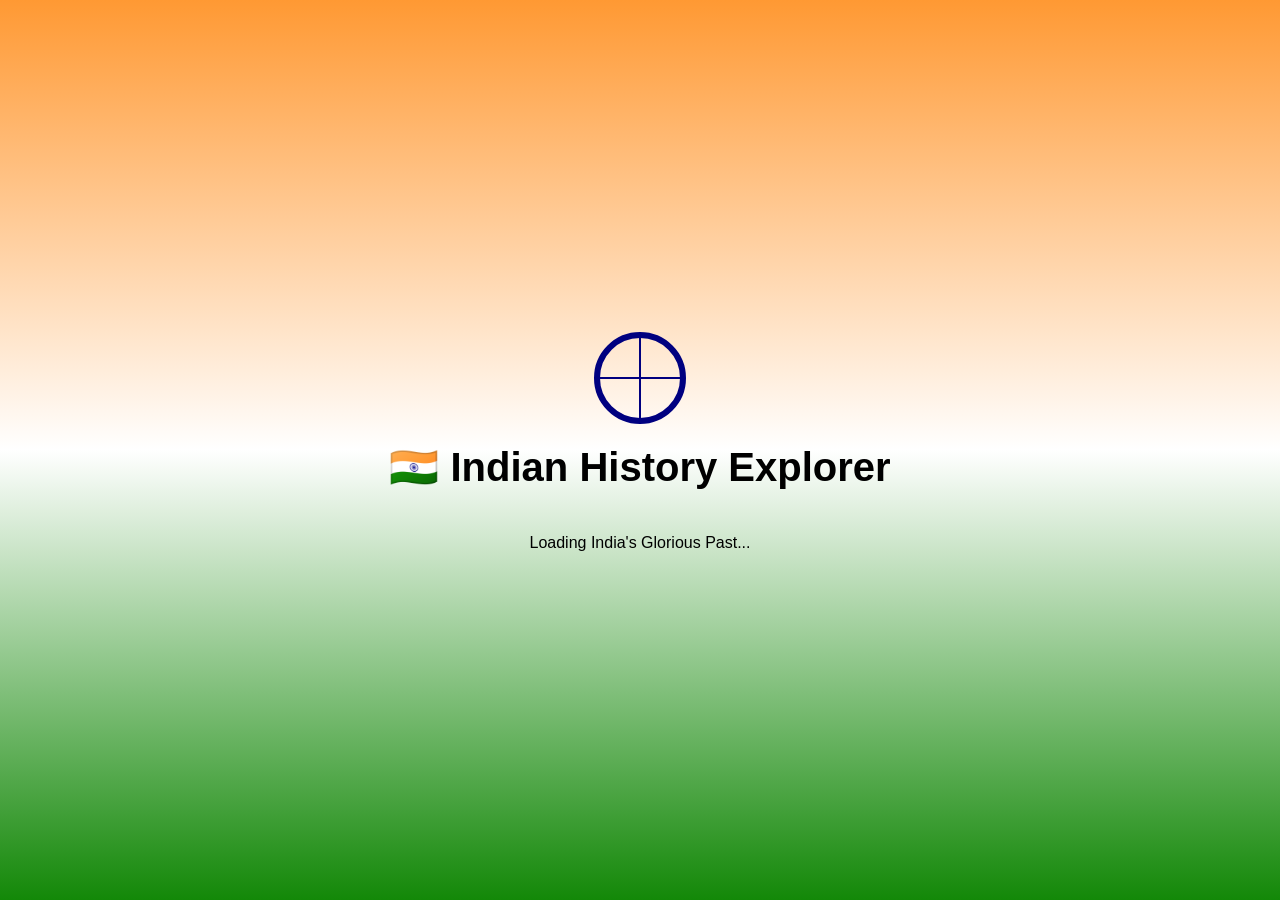
<file: index1.html>
<!DOCTYPE html>
<html>
<head>
<title>Indian History Explorer</title>

<style>

body{
margin:0;
height:100vh;
display:flex;
justify-content:center;
align-items:center;
flex-direction:column;
font-family:Arial;
background:linear-gradient(to bottom,#FF9933,white,#138808);
}

h1{
font-size:40px;
margin-top:20px;
}

.chakra{
width:80px;
height:80px;
border:6px solid #000080;
border-radius:50%;
position:relative;
animation:spin 2s linear infinite;
}

.chakra::before,
.chakra::after{
content:"";
position:absolute;
top:50%;
left:50%;
width:2px;
height:80px;
background:#000080;
transform:translate(-50%,-50%);
}

.chakra::after{
transform:translate(-50%,-50%) rotate(90deg);
}

@keyframes spin{
0%{transform:rotate(0deg);}
100%{transform:rotate(360deg);}
}

</style>

</head>

<body>

<div class="chakra"></div>

<h1>🇮🇳 Indian History Explorer</h1>

<p>Loading India's Glorious Past...</p>

<script>

setTimeout(function(){
window.location.href="login.html";
},3000);

</script>

</body>
</html>
</file>
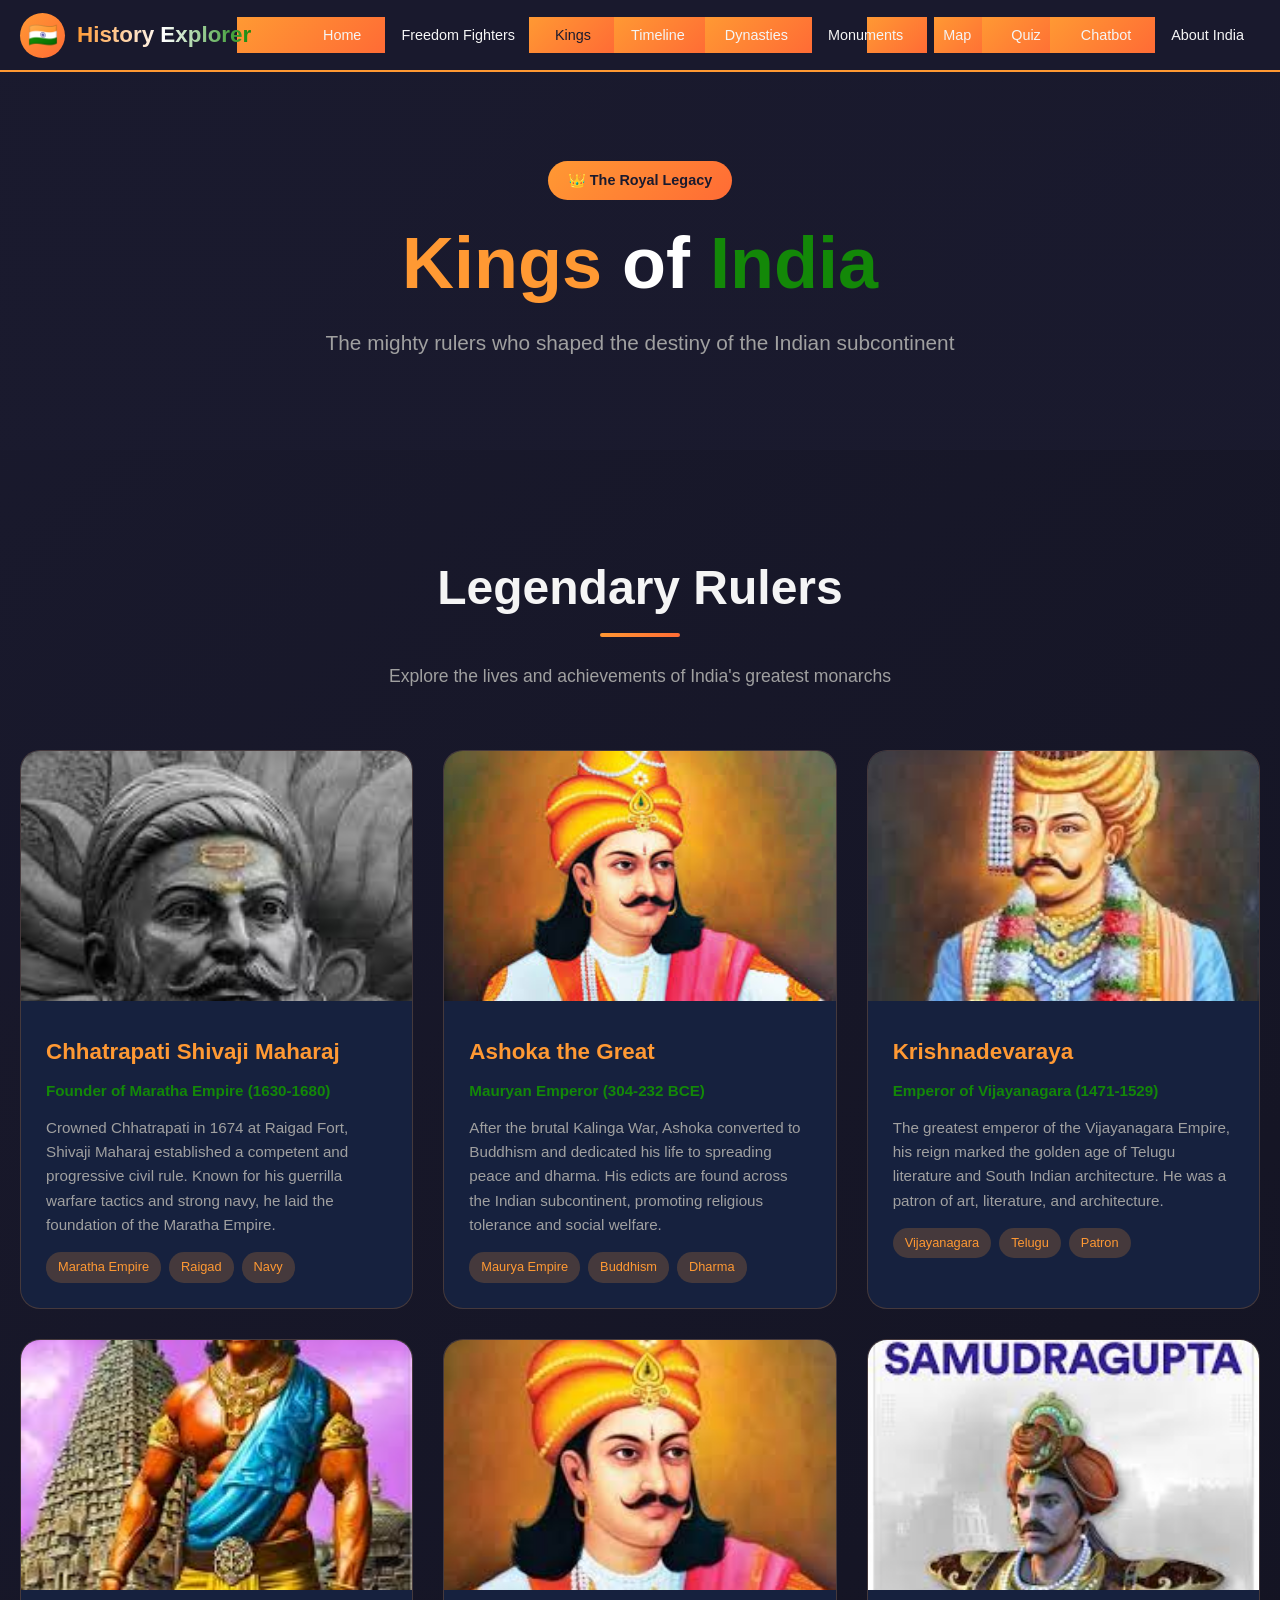
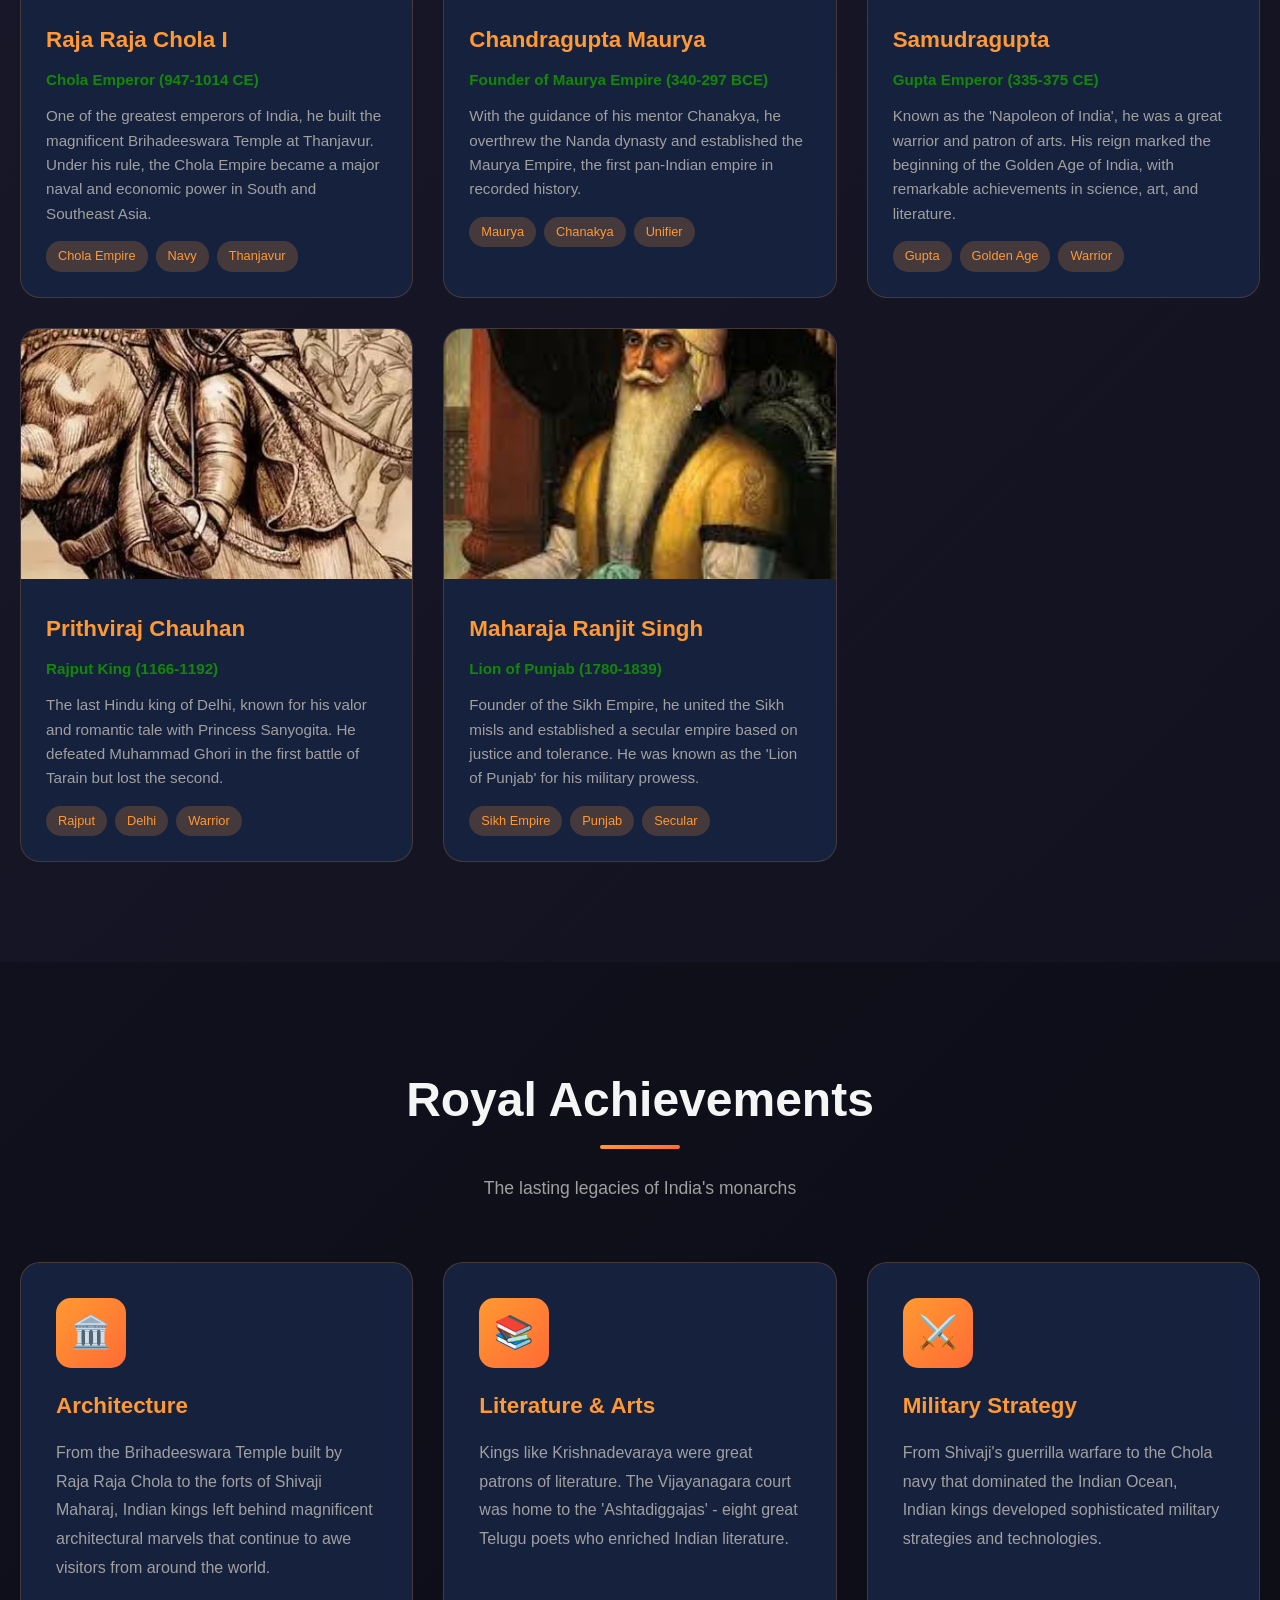
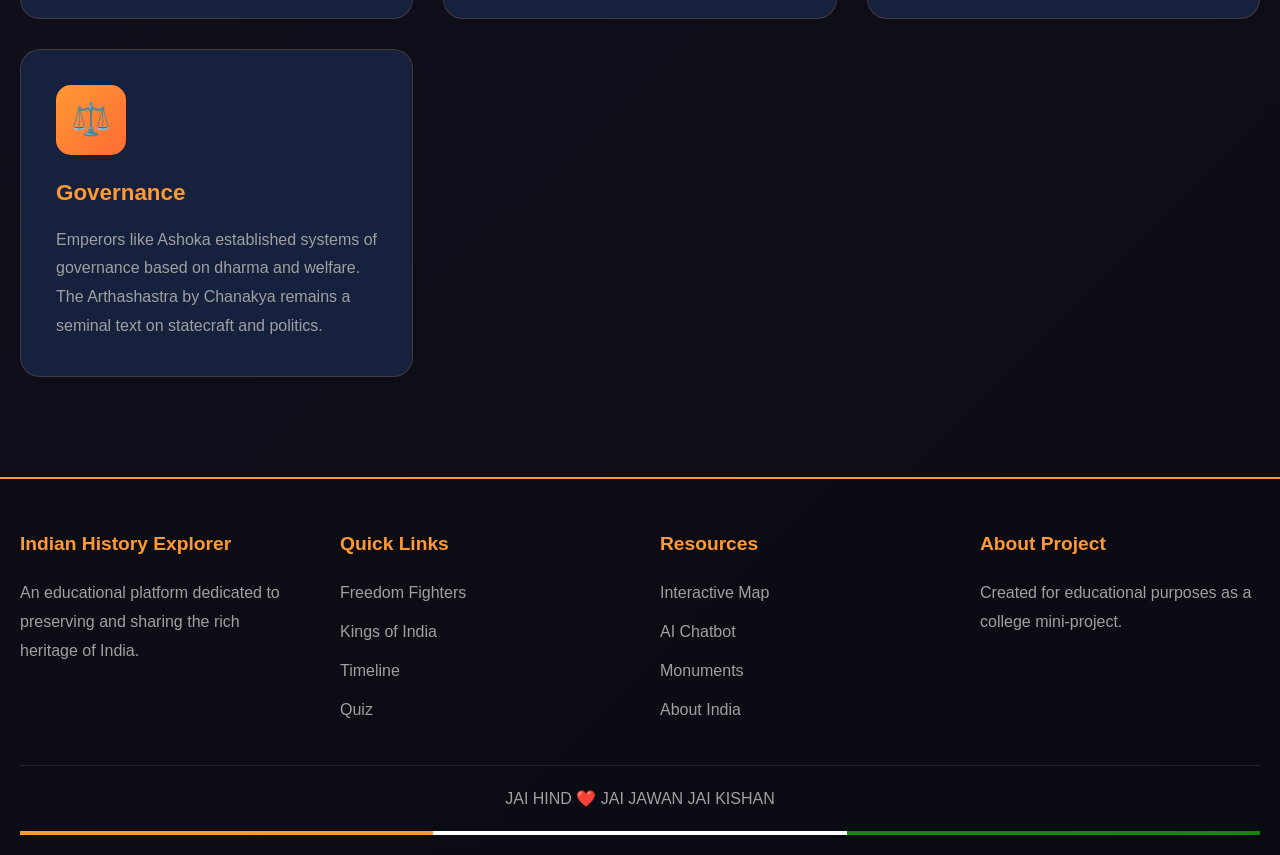
<file: kings.html>
<!DOCTYPE html>
<html lang="en">
<head>
  <meta charset="UTF-8">
  <meta name="viewport" content="width=device-width, initial-scale=1.0">
  <title>Kings of India | Indian History Explorer</title>
  <meta name="description" content="Discover the mighty kings and rulers of India - Shivaji Maharaj, Ashoka, Krishnadevaraya, Raja Raja Chola, and more.">
  <link rel="stylesheet" href="css/style.css">
</head>
<body>
  <!-- Navigation -->
  <nav class="navbar">
    <div class="nav-container">
      <a href="index.html" class="logo">
        <div class="logo-icon">🇮🇳</div>
        <span class="logo-text">History Explorer</span>
      </a>
      <ul class="nav-links">
        <li><a href="index.html">Home</a></li>
        <li><a href="fighters.html">Freedom Fighters</a></li>
        <li><a href="kings.html" class="active">Kings</a></li>
        <li><a href="timeline.html">Timeline</a></li>
        <li><a href="dynasties.html">Dynasties</a></li>
        <li><a href="monuments.html">Monuments</a></li>
        <li><a href="map.html">Map</a></li>
        <li><a href="quiz.html">Quiz</a></li>
        <li><a href="chatbot.html">Chatbot</a></li>
        <li><a href="about.html">About India</a></li>
      </ul>
      <button class="mobile-menu-btn">☰</button>
    </div>
  </nav>

  <!-- Hero Section -->
  <section class="hero" style="min-height: 50vh; padding-top: 100px;">
    <div class="slide active" style="background-image: url('https://images.unsplash.com/photo-1548013146-72479768bada?w=1920');">
      <div class="slide-content"></div>
    </div>
    <div class="hero-content" style="padding: 40px 20px;">
      <div class="hero-badge">👑 The Royal Legacy</div>
      <h1 class="hero-title">
        <span class="saffron">Kings</span>
        <span class="white">of</span>
        <span class="green">India</span>
      </h1>
      <p class="hero-subtitle">The mighty rulers who shaped the destiny of the Indian subcontinent</p>
    </div>
  </section>

  <!-- Kings Gallery -->
  <section class="section">
    <div class="container">
      <div class="section-header animate-on-scroll">
        <h2 class="section-title">Legendary Rulers</h2>
        <p class="section-subtitle">Explore the lives and achievements of India's greatest monarchs</p>
      </div>

      <div class="card-grid">
        <!-- Shivaji Maharaj -->
        <div class="card animate-on-scroll" id="shivaji">
          <img src="sivaji.jpeg" alt="Shivaji Maharaj" class="card-image" style="object-position: top;">
          <div class="card-content">
            <h3 class="card-title">Chhatrapati Shivaji Maharaj</h3>
            <p class="card-subtitle">Founder of Maratha Empire (1630-1680)</p>
            <p class="card-description">Crowned Chhatrapati in 1674 at Raigad Fort, Shivaji Maharaj established a competent and progressive civil rule. Known for his guerrilla warfare tactics and strong navy, he laid the foundation of the Maratha Empire.</p>
            <div class="card-tags">
              <span class="card-tag">Maratha Empire</span>
              <span class="card-tag">Raigad</span>
              <span class="card-tag">Navy</span>
            </div>
          </div>
        </div>

        <!-- Ashoka -->
        <div class="card animate-on-scroll" id="ashoka">
          <img src="ashok.jpeg" alt="Ashoka the Great" class="card-image">
          <div class="card-content">
            <h3 class="card-title">Ashoka the Great</h3>
            <p class="card-subtitle">Mauryan Emperor (304-232 BCE)</p>
            <p class="card-description">After the brutal Kalinga War, Ashoka converted to Buddhism and dedicated his life to spreading peace and dharma. His edicts are found across the Indian subcontinent, promoting religious tolerance and social welfare.</p>
            <div class="card-tags">
              <span class="card-tag">Maurya Empire</span>
              <span class="card-tag">Buddhism</span>
              <span class="card-tag">Dharma</span>
            </div>
          </div>
        </div>

        <!-- Krishnadevaraya -->
        <div class="card animate-on-scroll" id="krishna">
          <img src="devarai.jpeg" alt="Krishnadevaraya" class="card-image">
          <div class="card-content">
            <h3 class="card-title">Krishnadevaraya</h3>
            <p class="card-subtitle">Emperor of Vijayanagara (1471-1529)</p>
            <p class="card-description">The greatest emperor of the Vijayanagara Empire, his reign marked the golden age of Telugu literature and South Indian architecture. He was a patron of art, literature, and architecture.</p>
            <div class="card-tags">
              <span class="card-tag">Vijayanagara</span>
              <span class="card-tag">Telugu</span>
              <span class="card-tag">Patron</span>
            </div>
          </div>
        </div>

        <!-- Raja Raja Chola -->
        <div class="card animate-on-scroll" id="chola">
          <img src="chola.jpeg" alt="Raja Raja Chola" class="card-image">
          <div class="card-content">
            <h3 class="card-title">Raja Raja Chola I</h3>
            <p class="card-subtitle">Chola Emperor (947-1014 CE)</p>
            <p class="card-description">One of the greatest emperors of India, he built the magnificent Brihadeeswara Temple at Thanjavur. Under his rule, the Chola Empire became a major naval and economic power in South and Southeast Asia.</p>
            <div class="card-tags">
              <span class="card-tag">Chola Empire</span>
              <span class="card-tag">Navy</span>
              <span class="card-tag">Thanjavur</span>
            </div>
          </div>
        </div>

        <!-- Chandragupta Maurya -->
        <div class="card animate-on-scroll">
          <img src="maruya.jpeg" alt="Chandragupta Maurya" class="card-image">
          <div class="card-content">
            <h3 class="card-title">Chandragupta Maurya</h3>
            <p class="card-subtitle">Founder of Maurya Empire (340-297 BCE)</p>
            <p class="card-description">With the guidance of his mentor Chanakya, he overthrew the Nanda dynasty and established the Maurya Empire, the first pan-Indian empire in recorded history.</p>
            <div class="card-tags">
              <span class="card-tag">Maurya</span>
              <span class="card-tag">Chanakya</span>
              <span class="card-tag">Unifier</span>
            </div>
          </div>
        </div>

        <!-- Samudragupta -->
        <div class="card animate-on-scroll">
          <img src="samudra.jpeg" alt="Samudragupta" class="card-image">
          <div class="card-content">
            <h3 class="card-title">Samudragupta</h3>
            <p class="card-subtitle">Gupta Emperor (335-375 CE)</p>
            <p class="card-description">Known as the 'Napoleon of India', he was a great warrior and patron of arts. His reign marked the beginning of the Golden Age of India, with remarkable achievements in science, art, and literature.</p>
            <div class="card-tags">
              <span class="card-tag">Gupta</span>
              <span class="card-tag">Golden Age</span>
              <span class="card-tag">Warrior</span>
            </div>
          </div>
        </div>

        <!-- Prithviraj Chauhan -->
        <div class="card animate-on-scroll">
          <img src="pridh.webp" alt="Prithviraj Chauhan" class="card-image">
          <div class="card-content">
            <h3 class="card-title">Prithviraj Chauhan</h3>
            <p class="card-subtitle">Rajput King (1166-1192)</p>
            <p class="card-description">The last Hindu king of Delhi, known for his valor and romantic tale with Princess Sanyogita. He defeated Muhammad Ghori in the first battle of Tarain but lost the second.</p>
            <div class="card-tags">
              <span class="card-tag">Rajput</span>
              <span class="card-tag">Delhi</span>
              <span class="card-tag">Warrior</span>
            </div>
          </div>
        </div>

        <!-- Ranjit Singh -->
        <div class="card animate-on-scroll">
          <img src="maharaja.jpeg" alt="Maharaja Ranjit Singh" class="card-image">
          <div class="card-content">
            <h3 class="card-title">Maharaja Ranjit Singh</h3>
            <p class="card-subtitle">Lion of Punjab (1780-1839)</p>
            <p class="card-description">Founder of the Sikh Empire, he united the Sikh misls and established a secular empire based on justice and tolerance. He was known as the 'Lion of Punjab' for his military prowess.</p>
            <div class="card-tags">
              <span class="card-tag">Sikh Empire</span>
              <span class="card-tag">Punjab</span>
              <span class="card-tag">Secular</span>
            </div>
          </div>
        </div>
      </div>
    </div>
  </section>

  <!-- Achievements Section -->
  <section class="section" style="background: rgba(0,0,0,0.2);">
    <div class="container">
      <div class="section-header animate-on-scroll">
        <h2 class="section-title">Royal Achievements</h2>
        <p class="section-subtitle">The lasting legacies of India's monarchs</p>
      </div>

      <div class="about-grid">
        <div class="about-card animate-on-scroll">
          <div class="about-card-icon">🏛️</div>
          <h3>Architecture</h3>
          <p>From the Brihadeeswara Temple built by Raja Raja Chola to the forts of Shivaji Maharaj, Indian kings left behind magnificent architectural marvels that continue to awe visitors from around the world.</p>
        </div>

        <div class="about-card animate-on-scroll">
          <div class="about-card-icon">📚</div>
          <h3>Literature & Arts</h3>
          <p>Kings like Krishnadevaraya were great patrons of literature. The Vijayanagara court was home to the 'Ashtadiggajas' - eight great Telugu poets who enriched Indian literature.</p>
        </div>

        <div class="about-card animate-on-scroll">
          <div class="about-card-icon">⚔️</div>
          <h3>Military Strategy</h3>
          <p>From Shivaji's guerrilla warfare to the Chola navy that dominated the Indian Ocean, Indian kings developed sophisticated military strategies and technologies.</p>
        </div>

        <div class="about-card animate-on-scroll">
          <div class="about-card-icon">⚖️</div>
          <h3>Governance</h3>
          <p>Emperors like Ashoka established systems of governance based on dharma and welfare. The Arthashastra by Chanakya remains a seminal text on statecraft and politics.</p>
        </div>
      </div>
    </div>
  </section>

  <!-- Footer -->
  <footer class="footer">
    <div class="footer-content">
      <div class="footer-section">
        <h4>Indian History Explorer</h4>
        <p>An educational platform dedicated to preserving and sharing the rich heritage of India.</p>
      </div>
      <div class="footer-section">
        <h4>Quick Links</h4>
        <ul class="footer-links">
          <li><a href="fighters.html">Freedom Fighters</a></li>
          <li><a href="kings.html">Kings of India</a></li>
          <li><a href="timeline.html">Timeline</a></li>
          <li><a href="quiz.html">Quiz</a></li>
        </ul>
      </div>
      <div class="footer-section">
        <h4>Resources</h4>
        <ul class="footer-links">
          <li><a href="map.html">Interactive Map</a></li>
          <li><a href="chatbot.html">AI Chatbot</a></li>
          <li><a href="monuments.html">Monuments</a></li>
          <li><a href="about.html">About India</a></li>
        </ul>
      </div>
      <div class="footer-section">
        <h4>About Project</h4>
        <p>Created for educational purposes as a college mini-project.</p>
      </div>
    </div>
    <div class="footer-bottom">
      <p>JAI HIND ❤️ JAI JAWAN JAI KISHAN</p>
    </div>
    <div class="footer-tiranga">
      <div class="saffron"></div>
      <div class="white"></div>
      <div class="green"></div>
    </div>
  </footer>

  <script src="js/script.js"></script>
</body>
</html>
</file>
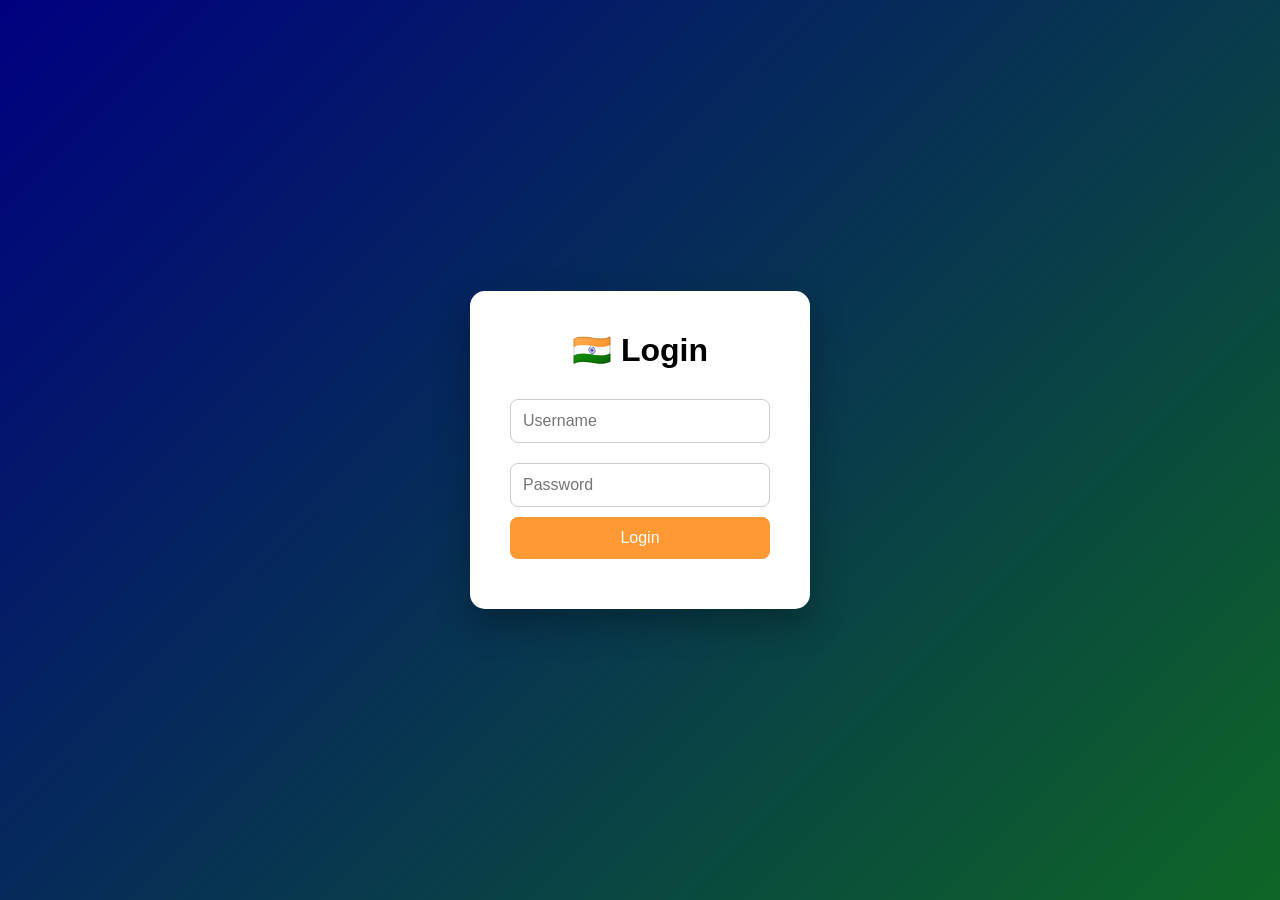
<file: login.html>
<!DOCTYPE html>
<html>
<head>
<title>Login | Indian History Explorer</title>

<style>

*{
margin:0;
padding:0;
box-sizing:border-box;
font-family:Arial;
}

/* Animated Background */

body{
height:100vh;
display:flex;
justify-content:center;
align-items:center;
background:linear-gradient(-45deg,#FF9933,#ffffff,#138808,#000080);
background-size:400% 400%;
animation:bgAnimation 10s ease infinite;
}

@keyframes bgAnimation{
0%{background-position:0% 50%;}
50%{background-position:100% 50%;}
100%{background-position:0% 50%;}
}

/* Login Box */

.login-box{
background:white;
padding:40px;
border-radius:15px;
width:340px;
text-align:center;
box-shadow:0 15px 35px rgba(0,0,0,0.3);
animation:fade 1s ease;
}

@keyframes fade{
from{
opacity:0;
transform:translateY(30px);
}
to{
opacity:1;
transform:translateY(0);
}
}

.login-box h1{
margin-bottom:20px;
}

/* Inputs */

.login-box input{
width:100%;
padding:12px;
margin:10px 0;
border-radius:8px;
border:1px solid #ccc;
font-size:16px;
}

/* Button */

.login-box button{
width:100%;
padding:12px;
background:#FF9933;
border:none;
color:white;
font-size:16px;
border-radius:8px;
cursor:pointer;
transition:0.3s;
}

.login-box button:hover{
background:#e6851c;
}

/* Error */

#error{
color:red;
margin-top:10px;
font-size:14px;
}

</style>

</head>

<body>

<div class="login-box">

<h1>🇮🇳 Login</h1>

<input type="text" id="username" placeholder="Username">

<input type="password" id="password" placeholder="Password">

<button onclick="login()">Login</button>

<p id="error"></p>

</div>

<script>

function login(){

let user=document.getElementById("username").value;
let pass=document.getElementById("password").value;

if(user==="admin" && pass==="1234"){

window.location.href="index.html";

}

else{

document.getElementById("error").innerText="Invalid Username or Password";

}

}

</script>

</body>
</html>
</file>
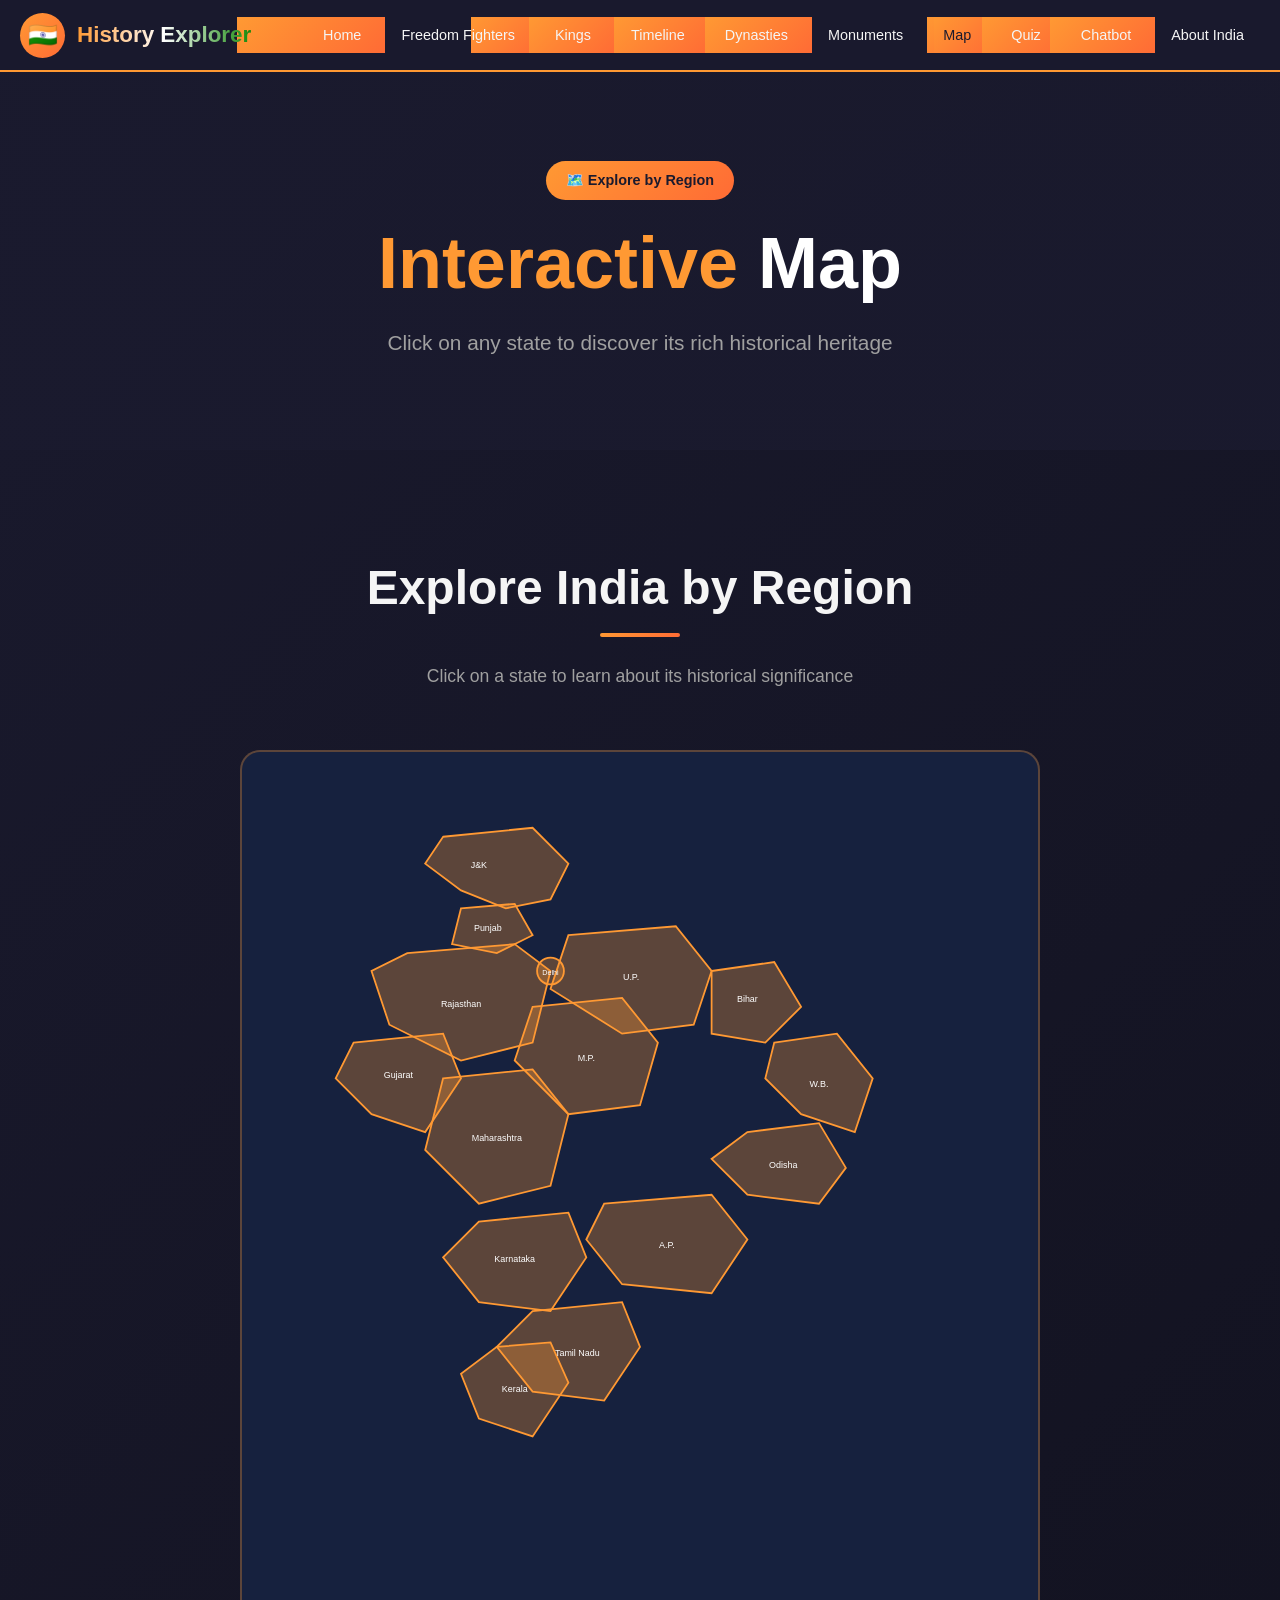
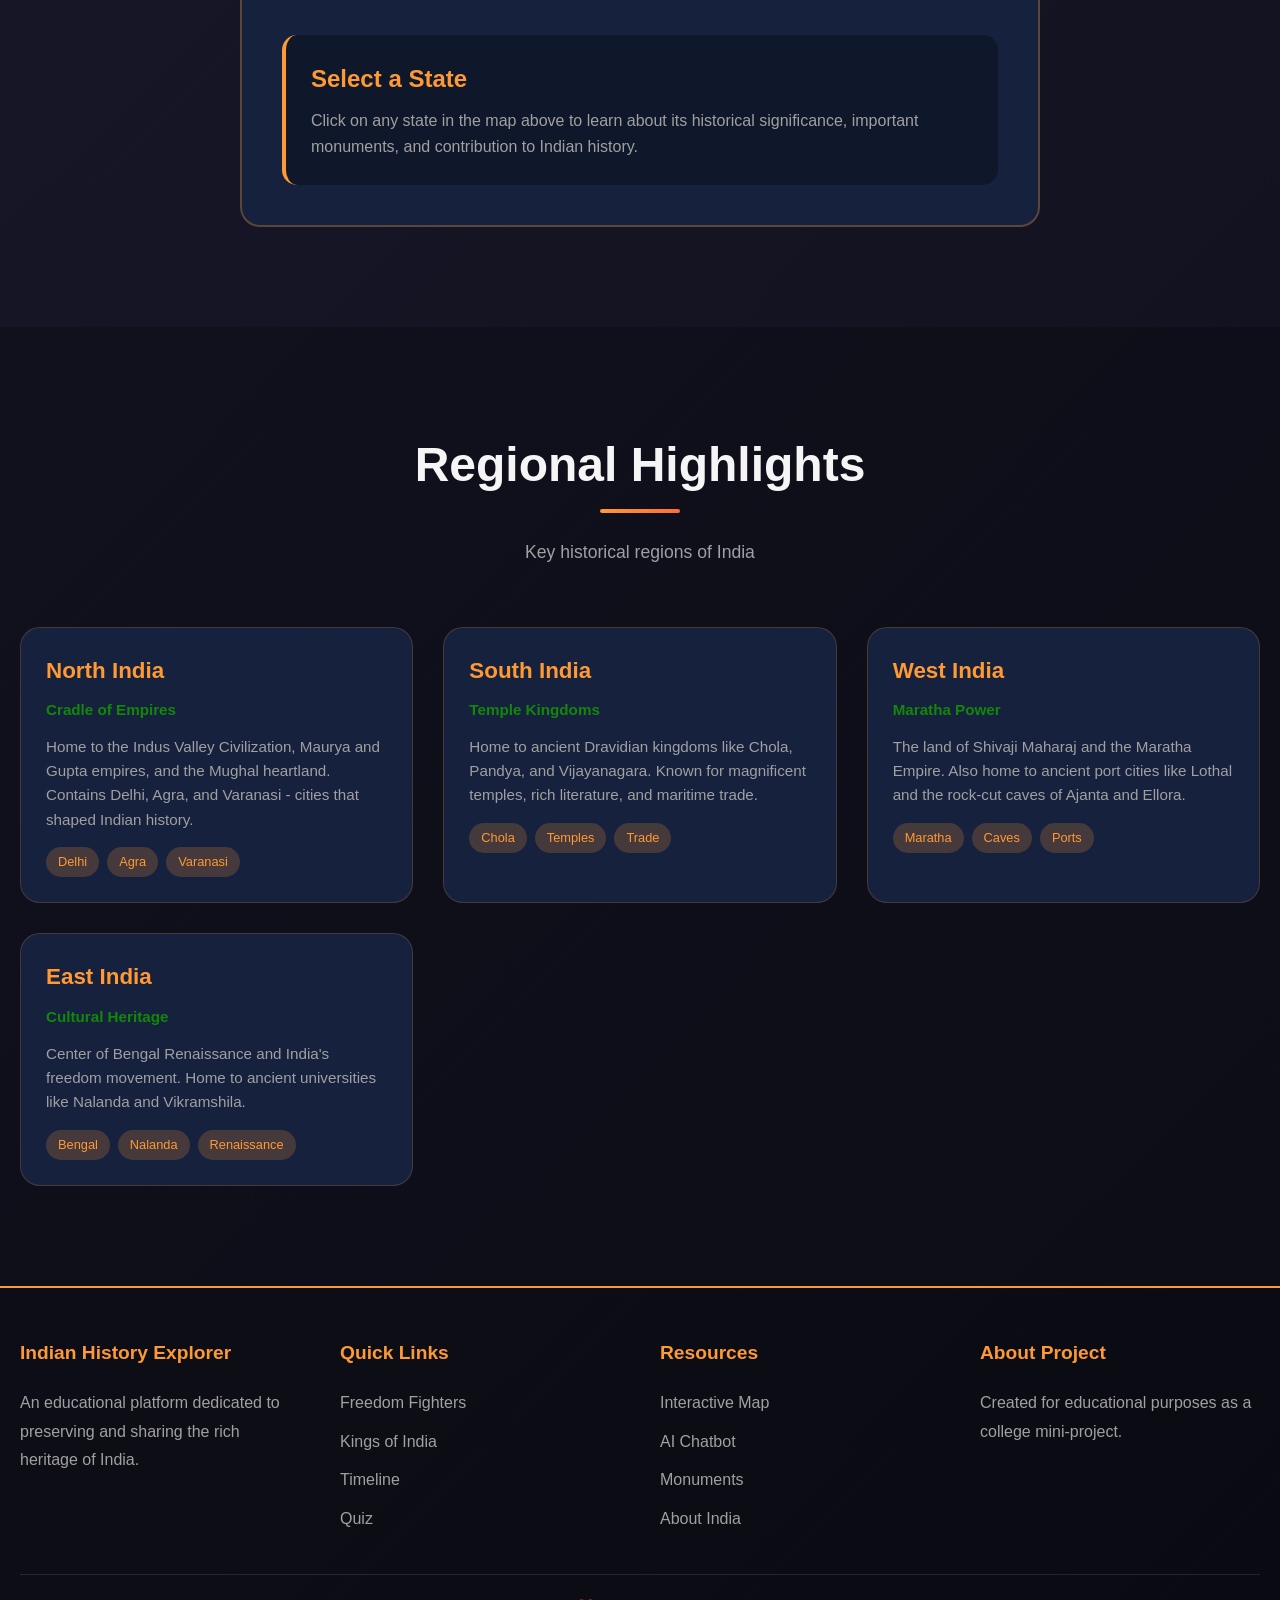
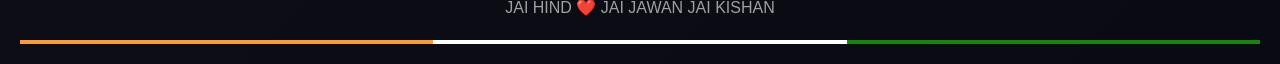
<file: map.html>
<!DOCTYPE html>
<html lang="en">
<head>
  <meta charset="UTF-8">
  <meta name="viewport" content="width=device-width, initial-scale=1.0">
  <title>Interactive Map | Indian History Explorer</title>
  <meta name="description" content="Explore Indian history through our interactive map. Click on states to discover their historical significance.">
  <link rel="stylesheet" href="css/style.css">
</head>
<body>
  <!-- Navigation -->
  <nav class="navbar">
    <div class="nav-container">
      <a href="index.html" class="logo">
        <div class="logo-icon">🇮🇳</div>
        <span class="logo-text">History Explorer</span>
      </a>
      <ul class="nav-links">
        <li><a href="index.html">Home</a></li>
        <li><a href="fighters.html">Freedom Fighters</a></li>
        <li><a href="kings.html">Kings</a></li>
        <li><a href="timeline.html">Timeline</a></li>
        <li><a href="dynasties.html">Dynasties</a></li>
        <li><a href="monuments.html">Monuments</a></li>
        <li><a href="map.html" class="active">Map</a></li>
        <li><a href="quiz.html">Quiz</a></li>
        <li><a href="chatbot.html">Chatbot</a></li>
        <li><a href="about.html">About India</a></li>
      </ul>
      <button class="mobile-menu-btn">☰</button>
    </div>
  </nav>

  <!-- Hero Section -->
  <section class="hero" style="min-height: 50vh; padding-top: 100px;">
    <div class="slide active" style="background-image: url('https://images.unsplash.com/photo-1524661135-423995f22d0b?w=1920');">
      <div class="slide-content"></div>
    </div>
    <div class="hero-content" style="padding: 40px 20px;">
      <div class="hero-badge">🗺️ Explore by Region</div>
      <h1 class="hero-title">
        <span class="saffron">Interactive</span>
        <span class="white">Map</span>
      </h1>
      <p class="hero-subtitle">Click on any state to discover its rich historical heritage</p>
    </div>
  </section>

  <!-- Map Section -->
  <section class="section">
    <div class="container">
      <div class="section-header animate-on-scroll">
        <h2 class="section-title">Explore India by Region</h2>
        <p class="section-subtitle">Click on a state to learn about its historical significance</p>
      </div>

      <div class="map-container animate-on-scroll">
        <!-- Simplified India Map SVG -->
        <svg viewBox="0 0 800 900" class="india-map" xmlns="http://www.w3.org/2000/svg">
          <!-- Jammu & Kashmir -->
          <path class="map-region" data-state="jammu" d="M180,50 L280,40 L320,80 L300,120 L250,130 L200,110 L160,80 Z" fill="rgba(255,153,51,0.3)" stroke="#FF9933" stroke-width="2"/>
          
          <!-- Punjab -->
          <path class="map-region" data-state="punjab" d="M200,130 L260,125 L280,160 L240,180 L190,170 Z" fill="rgba(255,153,51,0.3)" stroke="#FF9933" stroke-width="2"/>
          
          <!-- Rajasthan -->
          <path class="map-region" data-state="rajasthan" d="M140,180 L260,170 L300,200 L280,280 L200,300 L120,260 L100,200 Z" fill="rgba(255,153,51,0.3)" stroke="#FF9933" stroke-width="2"/>
          
          <!-- Gujarat -->
          <path class="map-region" data-state="gujarat" d="M80,280 L180,270 L200,320 L160,380 L100,360 L60,320 Z" fill="rgba(255,153,51,0.3)" stroke="#FF9933" stroke-width="2"/>
          
          <!-- Maharashtra -->
          <path class="map-region" data-state="maharashtra" d="M180,320 L280,310 L320,360 L300,440 L220,460 L160,400 Z" fill="rgba(255,153,51,0.3)" stroke="#FF9933" stroke-width="2"/>
          
          <!-- Madhya Pradesh -->
          <path class="map-region" data-state="madhya pradesh" d="M280,240 L380,230 L420,280 L400,350 L320,360 L260,300 Z" fill="rgba(255,153,51,0.3)" stroke="#FF9933" stroke-width="2"/>
          
          <!-- Uttar Pradesh -->
          <path class="map-region" data-state="uttar pradesh" d="M320,160 L440,150 L480,200 L460,260 L380,270 L300,220 Z" fill="rgba(255,153,51,0.3)" stroke="#FF9933" stroke-width="2"/>
          
          <!-- Bihar -->
          <path class="map-region" data-state="bihar" d="M480,200 L550,190 L580,240 L540,280 L480,270 Z" fill="rgba(255,153,51,0.3)" stroke="#FF9933" stroke-width="2"/>
          
          <!-- West Bengal -->
          <path class="map-region" data-state="west bengal" d="M550,280 L620,270 L660,320 L640,380 L580,360 L540,320 Z" fill="rgba(255,153,51,0.3)" stroke="#FF9933" stroke-width="2"/>
          
          <!-- Odisha -->
          <path class="map-region" data-state="odisha" d="M520,380 L600,370 L630,420 L600,460 L520,450 L480,410 Z" fill="rgba(255,153,51,0.3)" stroke="#FF9933" stroke-width="2"/>
          
          <!-- Karnataka -->
          <path class="map-region" data-state="karnataka" d="M220,480 L320,470 L340,520 L300,580 L220,570 L180,520 Z" fill="rgba(255,153,51,0.3)" stroke="#FF9933" stroke-width="2"/>
          
          <!-- Andhra Pradesh -->
          <path class="map-region" data-state="andhra pradesh" d="M360,460 L480,450 L520,500 L480,560 L380,550 L340,500 Z" fill="rgba(255,153,51,0.3)" stroke="#FF9933" stroke-width="2"/>
          
          <!-- Tamil Nadu -->
          <path class="map-region" data-state="tamil nadu" d="M280,580 L380,570 L400,620 L360,680 L280,670 L240,620 Z" fill="rgba(255,153,51,0.3)" stroke="#FF9933" stroke-width="2"/>
          
          <!-- Kerala -->
          <path class="map-region" data-state="kerala" d="M240,620 L300,615 L320,660 L280,720 L220,700 L200,650 Z" fill="rgba(255,153,51,0.3)" stroke="#FF9933" stroke-width="2"/>
          
          <!-- Delhi -->
          <circle class="map-region" data-state="delhi" cx="300" cy="200" r="15" fill="rgba(255,153,51,0.3)" stroke="#FF9933" stroke-width="2"/>
          
          <!-- State Labels -->
          <text x="220" y="85" fill="#fff" font-size="10" text-anchor="middle">J&K</text>
          <text x="230" y="155" fill="#fff" font-size="10" text-anchor="middle">Punjab</text>
          <text x="200" y="240" fill="#fff" font-size="10" text-anchor="middle">Rajasthan</text>
          <text x="130" y="320" fill="#fff" font-size="10" text-anchor="middle">Gujarat</text>
          <text x="240" y="390" fill="#fff" font-size="10" text-anchor="middle">Maharashtra</text>
          <text x="340" y="300" fill="#fff" font-size="10" text-anchor="middle">M.P.</text>
          <text x="390" y="210" fill="#fff" font-size="10" text-anchor="middle">U.P.</text>
          <text x="520" y="235" fill="#fff" font-size="10" text-anchor="middle">Bihar</text>
          <text x="600" y="330" fill="#fff" font-size="10" text-anchor="middle">W.B.</text>
          <text x="560" y="420" fill="#fff" font-size="10" text-anchor="middle">Odisha</text>
          <text x="260" y="525" fill="#fff" font-size="10" text-anchor="middle">Karnataka</text>
          <text x="430" y="510" fill="#fff" font-size="10" text-anchor="middle">A.P.</text>
          <text x="330" y="630" fill="#fff" font-size="10" text-anchor="middle">Tamil Nadu</text>
          <text x="260" y="670" fill="#fff" font-size="10" text-anchor="middle">Kerala</text>
          <text x="300" y="205" fill="#fff" font-size="8" text-anchor="middle">Delhi</text>
        </svg>

        <div class="map-info">
          <h3 class="map-info-title">Select a State</h3>
          <div class="map-info-content">
            <p>Click on any state in the map above to learn about its historical significance, important monuments, and contribution to Indian history.</p>
          </div>
        </div>
      </div>
    </div>
  </section>

  <!-- Regional Highlights -->
  <section class="section" style="background: rgba(0,0,0,0.2);">
    <div class="container">
      <div class="section-header animate-on-scroll">
        <h2 class="section-title">Regional Highlights</h2>
        <p class="section-subtitle">Key historical regions of India</p>
      </div>

      <div class="card-grid">
        <div class="card animate-on-scroll">
          <div class="card-content">
            <h3 class="card-title">North India</h3>
            <p class="card-subtitle">Cradle of Empires</p>
            <p class="card-description">Home to the Indus Valley Civilization, Maurya and Gupta empires, and the Mughal heartland. Contains Delhi, Agra, and Varanasi - cities that shaped Indian history.</p>
            <div class="card-tags">
              <span class="card-tag">Delhi</span>
              <span class="card-tag">Agra</span>
              <span class="card-tag">Varanasi</span>
            </div>
          </div>
        </div>

        <div class="card animate-on-scroll">
          <div class="card-content">
            <h3 class="card-title">South India</h3>
            <p class="card-subtitle">Temple Kingdoms</p>
            <p class="card-description">Home to ancient Dravidian kingdoms like Chola, Pandya, and Vijayanagara. Known for magnificent temples, rich literature, and maritime trade.</p>
            <div class="card-tags">
              <span class="card-tag">Chola</span>
              <span class="card-tag">Temples</span>
              <span class="card-tag">Trade</span>
            </div>
          </div>
        </div>

        <div class="card animate-on-scroll">
          <div class="card-content">
            <h3 class="card-title">West India</h3>
            <p class="card-subtitle">Maratha Power</p>
            <p class="card-description">The land of Shivaji Maharaj and the Maratha Empire. Also home to ancient port cities like Lothal and the rock-cut caves of Ajanta and Ellora.</p>
            <div class="card-tags">
              <span class="card-tag">Maratha</span>
              <span class="card-tag">Caves</span>
              <span class="card-tag">Ports</span>
            </div>
          </div>
        </div>

        <div class="card animate-on-scroll">
          <div class="card-content">
            <h3 class="card-title">East India</h3>
            <p class="card-subtitle">Cultural Heritage</p>
            <p class="card-description">Center of Bengal Renaissance and India's freedom movement. Home to ancient universities like Nalanda and Vikramshila.</p>
            <div class="card-tags">
              <span class="card-tag">Bengal</span>
              <span class="card-tag">Nalanda</span>
              <span class="card-tag">Renaissance</span>
            </div>
          </div>
        </div>
      </div>
    </div>
  </section>

  <!-- Footer -->
  <footer class="footer">
    <div class="footer-content">
      <div class="footer-section">
        <h4>Indian History Explorer</h4>
        <p>An educational platform dedicated to preserving and sharing the rich heritage of India.</p>
      </div>
      <div class="footer-section">
        <h4>Quick Links</h4>
        <ul class="footer-links">
          <li><a href="fighters.html">Freedom Fighters</a></li>
          <li><a href="kings.html">Kings of India</a></li>
          <li><a href="timeline.html">Timeline</a></li>
          <li><a href="quiz.html">Quiz</a></li>
        </ul>
      </div>
      <div class="footer-section">
        <h4>Resources</h4>
        <ul class="footer-links">
          <li><a href="map.html">Interactive Map</a></li>
          <li><a href="chatbot.html">AI Chatbot</a></li>
          <li><a href="monuments.html">Monuments</a></li>
          <li><a href="about.html">About India</a></li>
        </ul>
      </div>
      <div class="footer-section">
        <h4>About Project</h4>
        <p>Created for educational purposes as a college mini-project.</p>
      </div>
    </div>
    <div class="footer-bottom">
      <p>JAI HIND ❤️ JAI JAWAN JAI KISHAN</p>
    </div>
    <div class="footer-tiranga">
      <div class="saffron"></div>
      <div class="white"></div>
      <div class="green"></div>
    </div>
  </footer>

  <script src="js/script.js"></script>
</body>
</html>
</file>
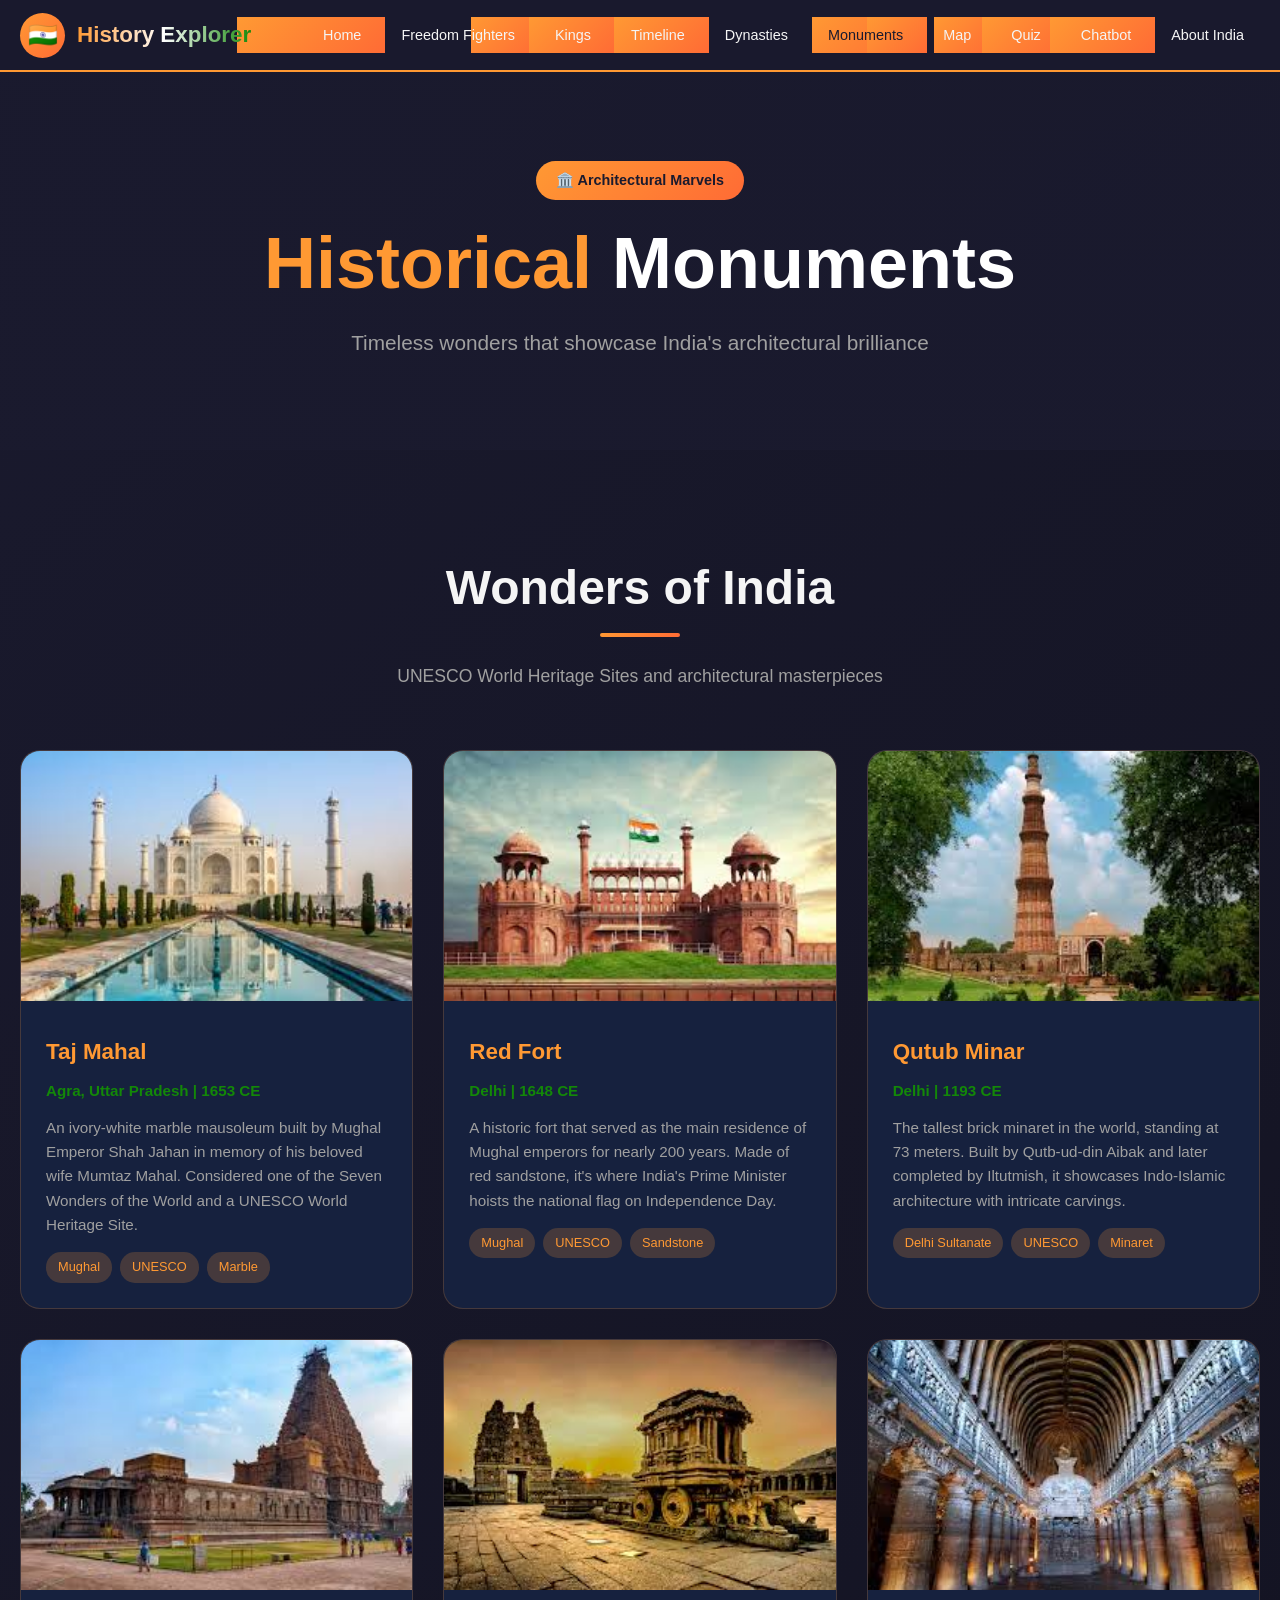
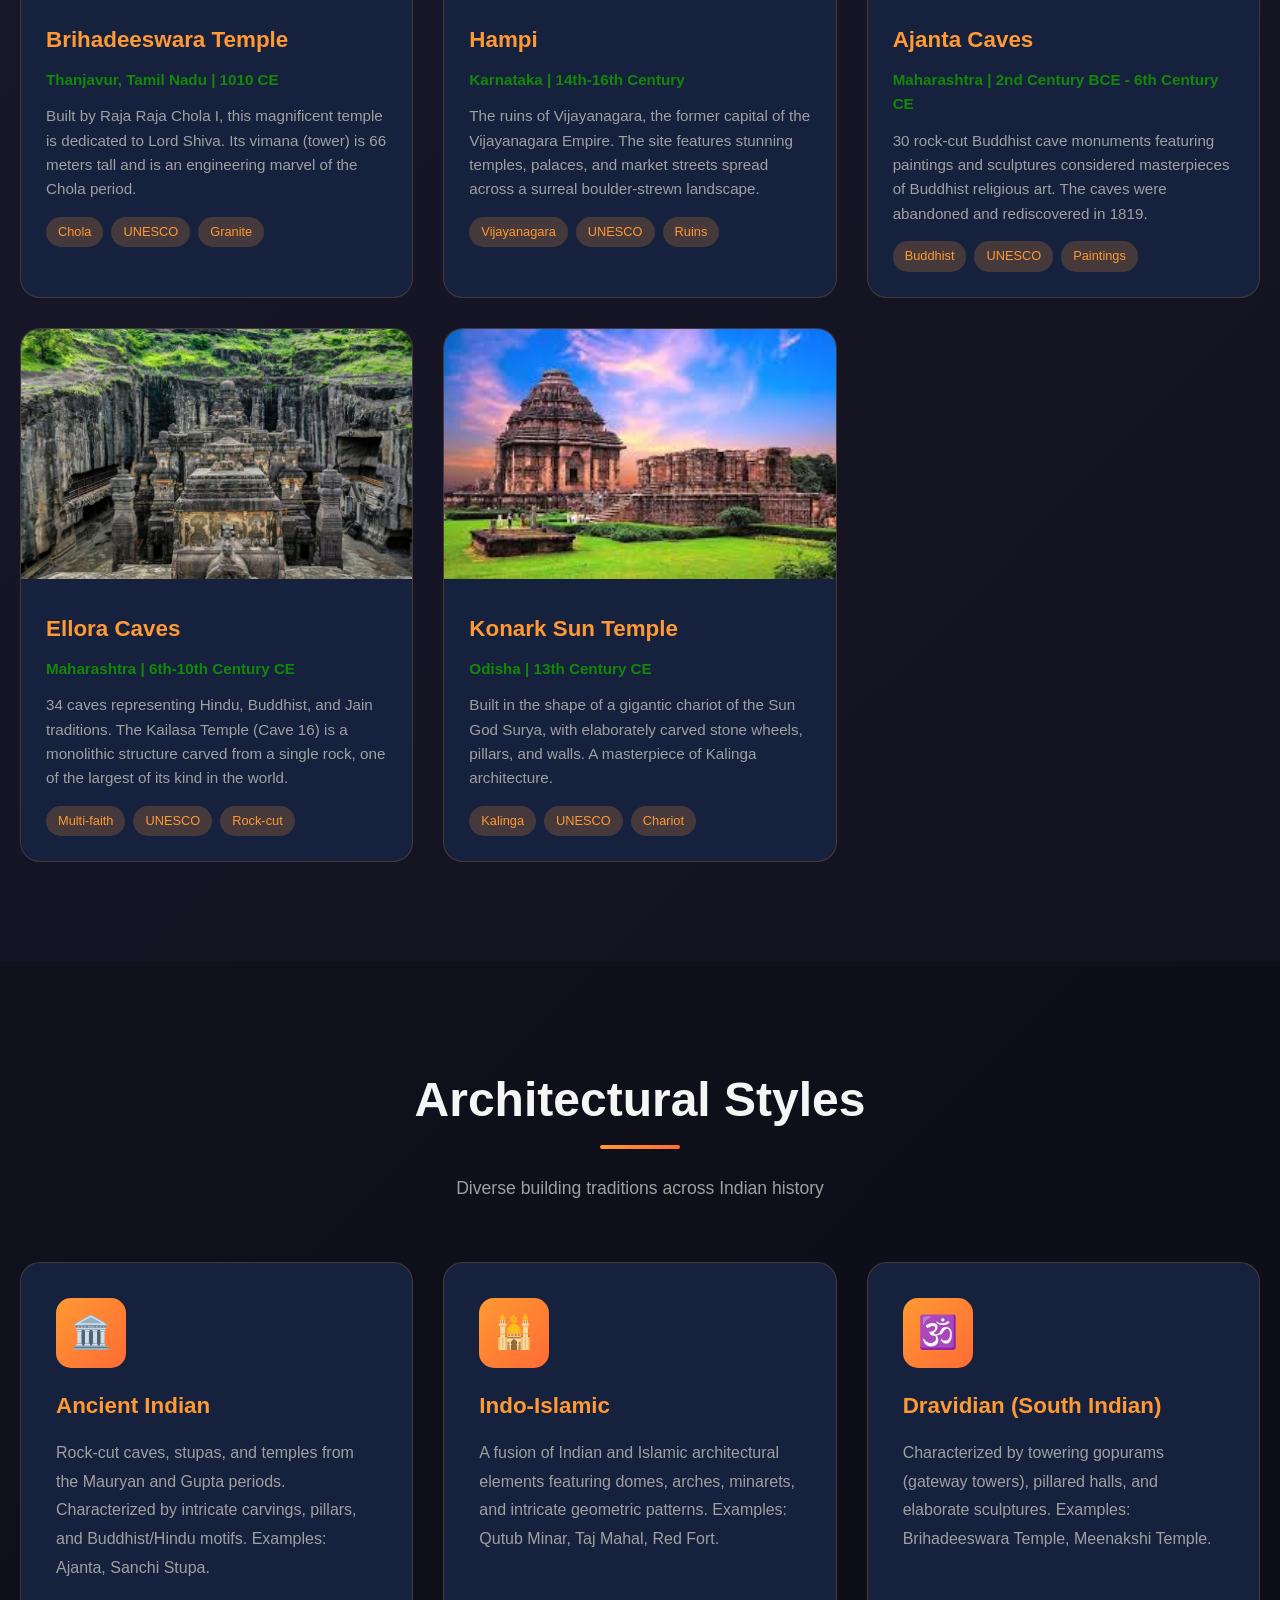
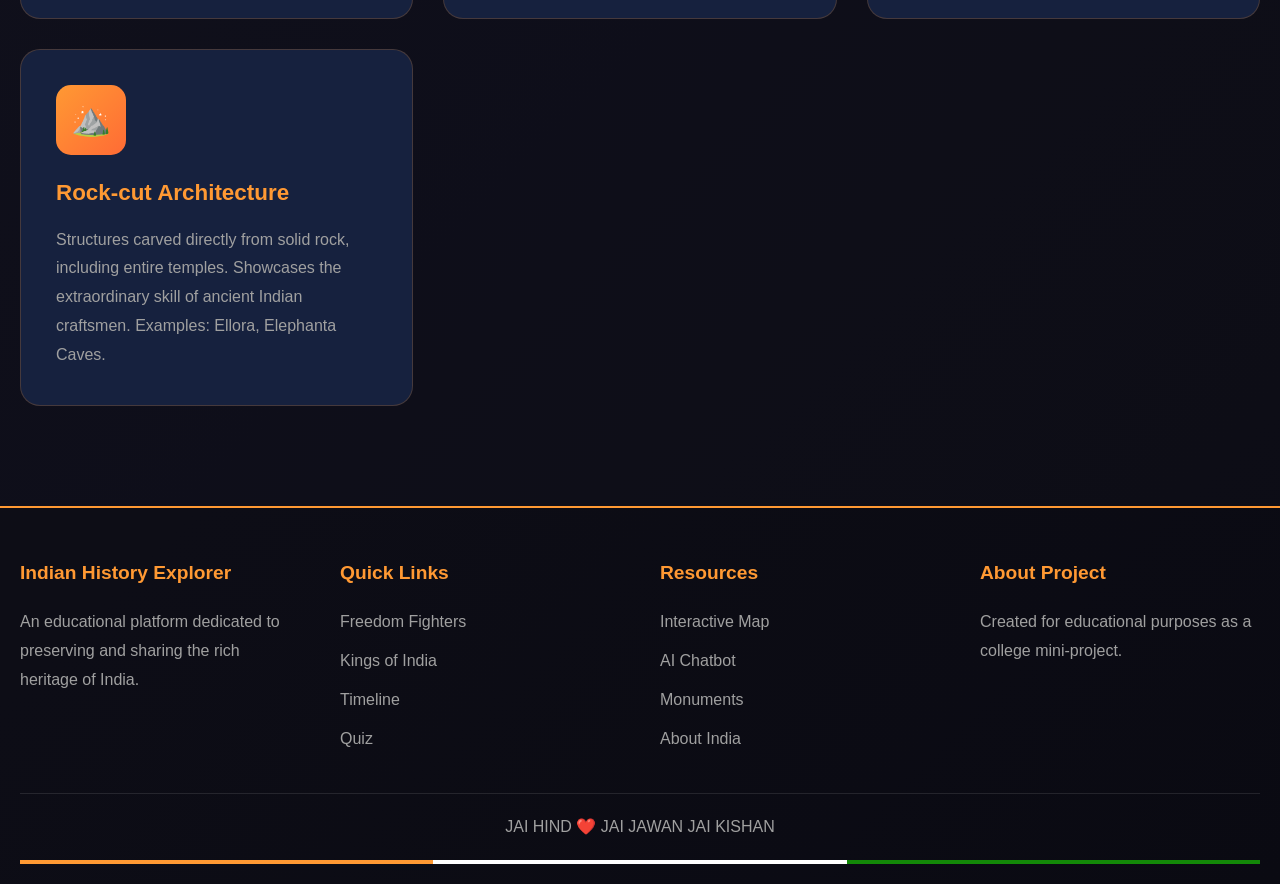
<file: monuments.html>
<!DOCTYPE html>
<html lang="en">
<head>
  <meta charset="UTF-8">
  <meta name="viewport" content="width=device-width, initial-scale=1.0">
  <title>Historical Monuments | Indian History Explorer</title>
  <meta name="description" content="Explore India's magnificent historical monuments - Taj Mahal, Red Fort, Qutub Minar, Brihadeeswara Temple, and more.">
  <link rel="stylesheet" href="css/style.css">
</head>
<body>
  <!-- Navigation -->
  <nav class="navbar">
    <div class="nav-container">
      <a href="index.html" class="logo">
        <div class="logo-icon">🇮🇳</div>
        <span class="logo-text">History Explorer</span>
      </a>
      <ul class="nav-links">
        <li><a href="index.html">Home</a></li>
        <li><a href="fighters.html">Freedom Fighters</a></li>
        <li><a href="kings.html">Kings</a></li>
        <li><a href="timeline.html">Timeline</a></li>
        <li><a href="dynasties.html">Dynasties</a></li>
        <li><a href="monuments.html" class="active">Monuments</a></li>
        <li><a href="map.html">Map</a></li>
        <li><a href="quiz.html">Quiz</a></li>
        <li><a href="chatbot.html">Chatbot</a></li>
        <li><a href="about.html">About India</a></li>
      </ul>
      <button class="mobile-menu-btn">☰</button>
    </div>
  </nav>

  <!-- Hero Section -->
  <section class="hero" style="min-height: 50vh; padding-top: 100px;">
    <div class="slide active" style="background-image: url('https://images.unsplash.com/photo-1564507592333-c60657eea523?w=1920');">
      <div class="slide-content"></div>
    </div>
    <div class="hero-content" style="padding: 40px 20px;">
      <div class="hero-badge">🏛️ Architectural Marvels</div>
      <h1 class="hero-title">
        <span class="saffron">Historical</span>
        <span class="white">Monuments</span>
      </h1>
      <p class="hero-subtitle">Timeless wonders that showcase India's architectural brilliance</p>
    </div>
  </section>

  <!-- Monuments Gallery -->
  <section class="section">
    <div class="container">
      <div class="section-header animate-on-scroll">
        <h2 class="section-title">Wonders of India</h2>
        <p class="section-subtitle">UNESCO World Heritage Sites and architectural masterpieces</p>
      </div>

      <div class="card-grid">
        <!-- Taj Mahal -->
        <div class="card animate-on-scroll" id="taj">
          <img src="taj.jpeg" alt="Taj Mahal" class="card-image">
          <div class="card-content">
            <h3 class="card-title">Taj Mahal</h3>
            <p class="card-subtitle">Agra, Uttar Pradesh | 1653 CE</p>
            <p class="card-description">An ivory-white marble mausoleum built by Mughal Emperor Shah Jahan in memory of his beloved wife Mumtaz Mahal. Considered one of the Seven Wonders of the World and a UNESCO World Heritage Site.</p>
            <div class="card-tags">
              <span class="card-tag">Mughal</span>
              <span class="card-tag">UNESCO</span>
              <span class="card-tag">Marble</span>
            </div>
          </div>
        </div>

        <!-- Red Fort -->
        <div class="card animate-on-scroll" id="redfort">
          <img src="red.jpeg" alt="Red Fort" class="card-image">
          <div class="card-content">
            <h3 class="card-title">Red Fort</h3>
            <p class="card-subtitle">Delhi | 1648 CE</p>
            <p class="card-description">A historic fort that served as the main residence of Mughal emperors for nearly 200 years. Made of red sandstone, it's where India's Prime Minister hoists the national flag on Independence Day.</p>
            <div class="card-tags">
              <span class="card-tag">Mughal</span>
              <span class="card-tag">UNESCO</span>
              <span class="card-tag">Sandstone</span>
            </div>
          </div>
        </div>

        <!-- Qutub Minar -->
        <div class="card animate-on-scroll" id="qutub">
          <img src="qutub.jpeg" alt="Qutub Minar" class="card-image">
          <div class="card-content">
            <h3 class="card-title">Qutub Minar</h3>
            <p class="card-subtitle">Delhi | 1193 CE</p>
            <p class="card-description">The tallest brick minaret in the world, standing at 73 meters. Built by Qutb-ud-din Aibak and later completed by Iltutmish, it showcases Indo-Islamic architecture with intricate carvings.</p>
            <div class="card-tags">
              <span class="card-tag">Delhi Sultanate</span>
              <span class="card-tag">UNESCO</span>
              <span class="card-tag">Minaret</span>
            </div>
          </div>
        </div>

        <!-- Brihadeeswara Temple -->
        <div class="card animate-on-scroll">
          <img src="bhihadeeswar.jpeg" alt="Brihadeeswara Temple" class="card-image">
          <div class="card-content">
            <h3 class="card-title">Brihadeeswara Temple</h3>
            <p class="card-subtitle">Thanjavur, Tamil Nadu | 1010 CE</p>
            <p class="card-description">Built by Raja Raja Chola I, this magnificent temple is dedicated to Lord Shiva. Its vimana (tower) is 66 meters tall and is an engineering marvel of the Chola period.</p>
            <div class="card-tags">
              <span class="card-tag">Chola</span>
              <span class="card-tag">UNESCO</span>
              <span class="card-tag">Granite</span>
            </div>
          </div>
        </div>

        <!-- Hampi -->
        <div class="card animate-on-scroll">
          <img src="hampi.jpeg" alt="Hampi" class="card-image">
          <div class="card-content">
            <h3 class="card-title">Hampi</h3>
            <p class="card-subtitle">Karnataka | 14th-16th Century</p>
            <p class="card-description">The ruins of Vijayanagara, the former capital of the Vijayanagara Empire. The site features stunning temples, palaces, and market streets spread across a surreal boulder-strewn landscape.</p>
            <div class="card-tags">
              <span class="card-tag">Vijayanagara</span>
              <span class="card-tag">UNESCO</span>
              <span class="card-tag">Ruins</span>
            </div>
          </div>
        </div>

        <!-- Ajanta Caves -->
        <div class="card animate-on-scroll">
          <img src="ajanta.jpeg" alt="Ajanta Caves" class="card-image">
          <div class="card-content">
            <h3 class="card-title">Ajanta Caves</h3>
            <p class="card-subtitle">Maharashtra | 2nd Century BCE - 6th Century CE</p>
            <p class="card-description">30 rock-cut Buddhist cave monuments featuring paintings and sculptures considered masterpieces of Buddhist religious art. The caves were abandoned and rediscovered in 1819.</p>
            <div class="card-tags">
              <span class="card-tag">Buddhist</span>
              <span class="card-tag">UNESCO</span>
              <span class="card-tag">Paintings</span>
            </div>
          </div>
        </div>

        <!-- Ellora Caves -->
        <div class="card animate-on-scroll">
          <img src="ellora.jpg" alt="Ellora Caves" class="card-image">
          <div class="card-content">
            <h3 class="card-title">Ellora Caves</h3>
            <p class="card-subtitle">Maharashtra | 6th-10th Century CE</p>
            <p class="card-description">34 caves representing Hindu, Buddhist, and Jain traditions. The Kailasa Temple (Cave 16) is a monolithic structure carved from a single rock, one of the largest of its kind in the world.</p>
            <div class="card-tags">
              <span class="card-tag">Multi-faith</span>
              <span class="card-tag">UNESCO</span>
              <span class="card-tag">Rock-cut</span>
            </div>
          </div>
        </div>

        <!-- Konark Sun Temple -->
        <div class="card animate-on-scroll">
          <img src="konark.jpeg" alt="Konark Sun Temple" class="card-image">
          <div class="card-content">
            <h3 class="card-title">Konark Sun Temple</h3>
            <p class="card-subtitle">Odisha | 13th Century CE</p>
            <p class="card-description">Built in the shape of a gigantic chariot of the Sun God Surya, with elaborately carved stone wheels, pillars, and walls. A masterpiece of Kalinga architecture.</p>
            <div class="card-tags">
              <span class="card-tag">Kalinga</span>
              <span class="card-tag">UNESCO</span>
              <span class="card-tag">Chariot</span>
            </div>
          </div>
        </div>
      </div>
    </div>
  </section>

  <!-- Architecture Styles -->
  <section class="section" style="background: rgba(0,0,0,0.2);">
    <div class="container">
      <div class="section-header animate-on-scroll">
        <h2 class="section-title">Architectural Styles</h2>
        <p class="section-subtitle">Diverse building traditions across Indian history</p>
      </div>

      <div class="about-grid">
        <div class="about-card animate-on-scroll">
          <div class="about-card-icon">🏛️</div>
          <h3>Ancient Indian</h3>
          <p>Rock-cut caves, stupas, and temples from the Mauryan and Gupta periods. Characterized by intricate carvings, pillars, and Buddhist/Hindu motifs. Examples: Ajanta, Sanchi Stupa.</p>
        </div>

        <div class="about-card animate-on-scroll">
          <div class="about-card-icon">🕌</div>
          <h3>Indo-Islamic</h3>
          <p>A fusion of Indian and Islamic architectural elements featuring domes, arches, minarets, and intricate geometric patterns. Examples: Qutub Minar, Taj Mahal, Red Fort.</p>
        </div>

        <div class="about-card animate-on-scroll">
          <div class="about-card-icon">🕉️</div>
          <h3>Dravidian (South Indian)</h3>
          <p>Characterized by towering gopurams (gateway towers), pillared halls, and elaborate sculptures. Examples: Brihadeeswara Temple, Meenakshi Temple.</p>
        </div>

        <div class="about-card animate-on-scroll">
          <div class="about-card-icon">⛰️</div>
          <h3>Rock-cut Architecture</h3>
          <p>Structures carved directly from solid rock, including entire temples. Showcases the extraordinary skill of ancient Indian craftsmen. Examples: Ellora, Elephanta Caves.</p>
        </div>
      </div>
    </div>
  </section>

  <!-- Footer -->
  <footer class="footer">
    <div class="footer-content">
      <div class="footer-section">
        <h4>Indian History Explorer</h4>
        <p>An educational platform dedicated to preserving and sharing the rich heritage of India.</p>
      </div>
      <div class="footer-section">
        <h4>Quick Links</h4>
        <ul class="footer-links">
          <li><a href="fighters.html">Freedom Fighters</a></li>
          <li><a href="kings.html">Kings of India</a></li>
          <li><a href="timeline.html">Timeline</a></li>
          <li><a href="quiz.html">Quiz</a></li>
        </ul>
      </div>
      <div class="footer-section">
        <h4>Resources</h4>
        <ul class="footer-links">
          <li><a href="map.html">Interactive Map</a></li>
          <li><a href="chatbot.html">AI Chatbot</a></li>
          <li><a href="monuments.html">Monuments</a></li>
          <li><a href="about.html">About India</a></li>
        </ul>
      </div>
      <div class="footer-section">
        <h4>About Project</h4>
        <p>Created for educational purposes as a college mini-project.</p>
      </div>
    </div>
    <div class="footer-bottom">
      <p> JAI HIND ❤️ JAI JAWAN JAI KISHAN</p>
    </div>
    <div class="footer-tiranga">
      <div class="saffron"></div>
      <div class="white"></div>
      <div class="green"></div>
    </div>
  </footer>

  <script src="js/script.js"></script>
</body>
</html>
</file>
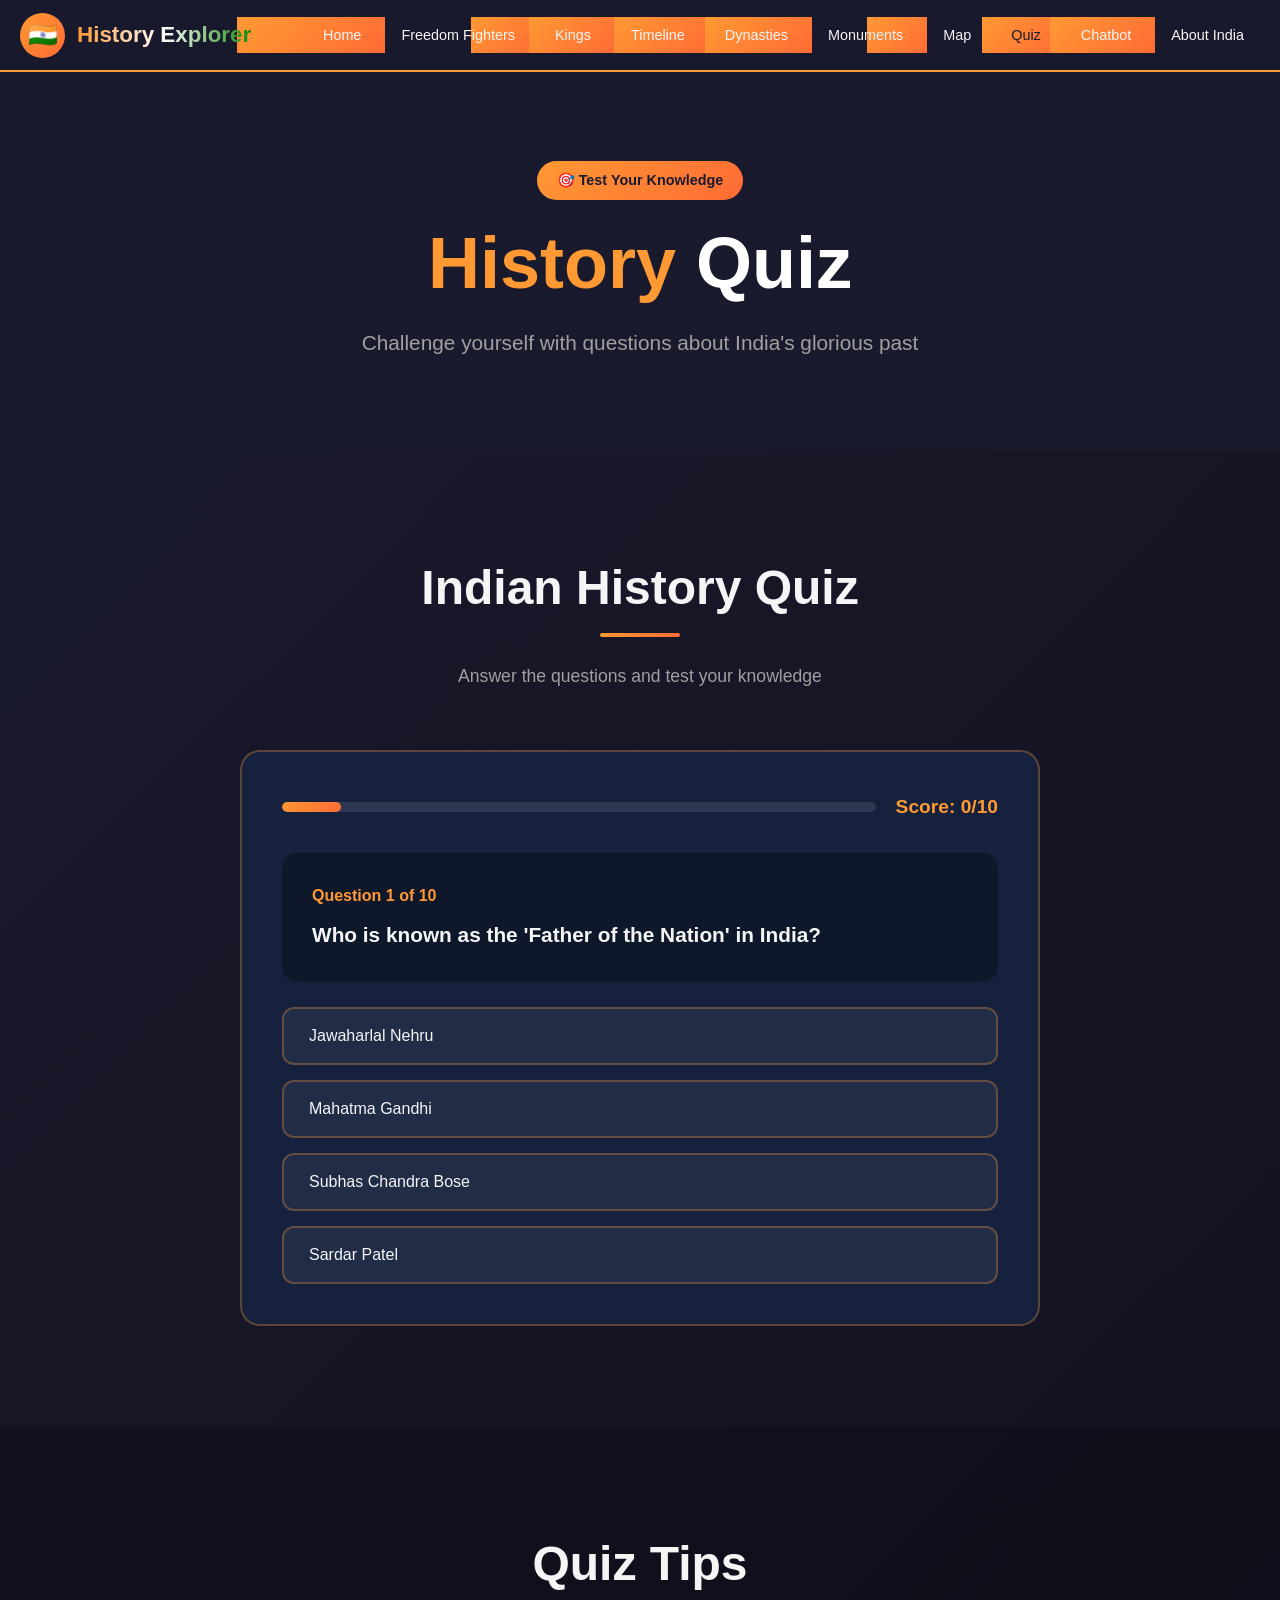
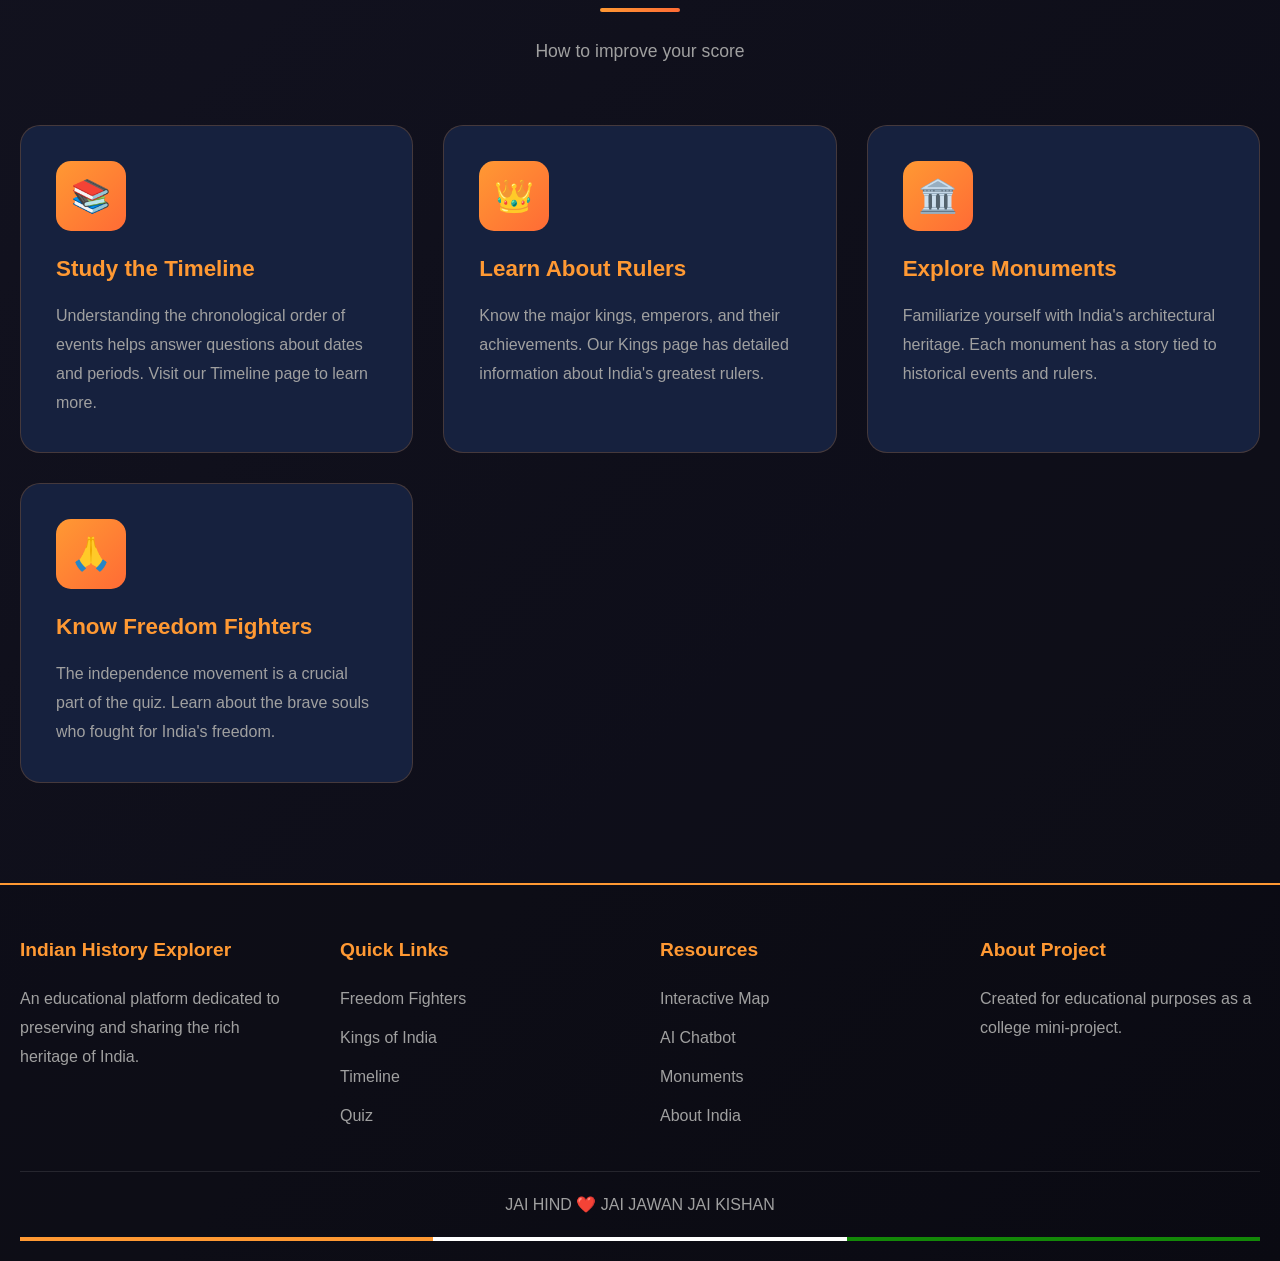
<file: quiz.html>
<!DOCTYPE html>
<html lang="en">
<head>
  <meta charset="UTF-8">
  <meta name="viewport" content="width=device-width, initial-scale=1.0">
  <title>History Quiz | Indian History Explorer</title>
  <meta name="description" content="Test your knowledge of Indian history with our interactive quiz. Multiple choice questions with scoring.">
  <link rel="stylesheet" href="css/style.css">
</head>
<body>
  <!-- Navigation -->
  <nav class="navbar">
    <div class="nav-container">
      <a href="index.html" class="logo">
        <div class="logo-icon">🇮🇳</div>
        <span class="logo-text">History Explorer</span>
      </a>
      <ul class="nav-links">
        <li><a href="index.html">Home</a></li>
        <li><a href="fighters.html">Freedom Fighters</a></li>
        <li><a href="kings.html">Kings</a></li>
        <li><a href="timeline.html">Timeline</a></li>
        <li><a href="dynasties.html">Dynasties</a></li>
        <li><a href="monuments.html">Monuments</a></li>
        <li><a href="map.html">Map</a></li>
        <li><a href="quiz.html" class="active">Quiz</a></li>
        <li><a href="chatbot.html">Chatbot</a></li>
        <li><a href="about.html">About India</a></li>
      </ul>
      <button class="mobile-menu-btn">☰</button>
    </div>
  </nav>

  <!-- Hero Section -->
  <section class="hero" style="min-height: 50vh; padding-top: 100px;">
    <div class="slide active" style="background-image: url('https://images.unsplash.com/photo-1606326608606-aa0b62935f2b?w=1920');">
      <div class="slide-content"></div>
    </div>
    <div class="hero-content" style="padding: 40px 20px;">
      <div class="hero-badge">🎯 Test Your Knowledge</div>
      <h1 class="hero-title">
        <span class="saffron">History</span>
        <span class="white">Quiz</span>
      </h1>
      <p class="hero-subtitle">Challenge yourself with questions about India's glorious past</p>
    </div>
  </section>

  <!-- Quiz Section -->
  <section class="section">
    <div class="container">
      <div class="section-header animate-on-scroll">
        <h2 class="section-title">Indian History Quiz</h2>
        <p class="section-subtitle">Answer the questions and test your knowledge</p>
      </div>

      <div class="quiz-container animate-on-scroll">
        <div class="quiz-header">
          <div class="quiz-progress">
            <div class="progress-bar">
              <div class="progress-fill" style="width: 10%;"></div>
            </div>
            <div class="score-display">Score: 0/10</div>
          </div>
        </div>

        <div class="question-box">
          <div class="question-number">Question 1 of 10</div>
          <div class="question-text">Who is known as the 'Father of the Nation' in India?</div>
        </div>

        <div class="options-grid">
          <button class="option-btn" onclick="selectOption(0)">Jawaharlal Nehru</button>
          <button class="option-btn" onclick="selectOption(1)">Mahatma Gandhi</button>
          <button class="option-btn" onclick="selectOption(2)">Subhas Chandra Bose</button>
          <button class="option-btn" onclick="selectOption(3)">Sardar Patel</button>
        </div>
      </div>
    </div>
  </section>

  <!-- Quiz Tips -->
  <section class="section" style="background: rgba(0,0,0,0.2);">
    <div class="container">
      <div class="section-header animate-on-scroll">
        <h2 class="section-title">Quiz Tips</h2>
        <p class="section-subtitle">How to improve your score</p>
      </div>

      <div class="about-grid">
        <div class="about-card animate-on-scroll">
          <div class="about-card-icon">📚</div>
          <h3>Study the Timeline</h3>
          <p>Understanding the chronological order of events helps answer questions about dates and periods. Visit our Timeline page to learn more.</p>
        </div>

        <div class="about-card animate-on-scroll">
          <div class="about-card-icon">👑</div>
          <h3>Learn About Rulers</h3>
          <p>Know the major kings, emperors, and their achievements. Our Kings page has detailed information about India's greatest rulers.</p>
        </div>

        <div class="about-card animate-on-scroll">
          <div class="about-card-icon">🏛️</div>
          <h3>Explore Monuments</h3>
          <p>Familiarize yourself with India's architectural heritage. Each monument has a story tied to historical events and rulers.</p>
        </div>

        <div class="about-card animate-on-scroll">
          <div class="about-card-icon">🙏</div>
          <h3>Know Freedom Fighters</h3>
          <p>The independence movement is a crucial part of the quiz. Learn about the brave souls who fought for India's freedom.</p>
        </div>
      </div>
    </div>
  </section>

  <!-- Footer -->
  <footer class="footer">
    <div class="footer-content">
      <div class="footer-section">
        <h4>Indian History Explorer</h4>
        <p>An educational platform dedicated to preserving and sharing the rich heritage of India.</p>
      </div>
      <div class="footer-section">
        <h4>Quick Links</h4>
        <ul class="footer-links">
          <li><a href="fighters.html">Freedom Fighters</a></li>
          <li><a href="kings.html">Kings of India</a></li>
          <li><a href="timeline.html">Timeline</a></li>
          <li><a href="quiz.html">Quiz</a></li>
        </ul>
      </div>
      <div class="footer-section">
        <h4>Resources</h4>
        <ul class="footer-links">
          <li><a href="map.html">Interactive Map</a></li>
          <li><a href="chatbot.html">AI Chatbot</a></li>
          <li><a href="monuments.html">Monuments</a></li>
          <li><a href="about.html">About India</a></li>
        </ul>
      </div>
      <div class="footer-section">
        <h4>About Project</h4>
        <p>Created for educational purposes as a college mini-project.</p>
      </div>
    </div>
    <div class="footer-bottom">
      <p>JAI HIND ❤️ JAI JAWAN JAI KISHAN</p>
    </div>
    <div class="footer-tiranga">
      <div class="saffron"></div>
      <div class="white"></div>
      <div class="green"></div>
    </div>
  </footer>

  <script src="js/script.js"></script>
</body>
</html>
</file>
<file: css/style.css>
/* ============================================
   INDIAN HISTORY EXPLORER - MAIN STYLESHEET
   Modern, Responsive Educational Website
   ============================================ */

/* CSS Variables for Theming */
:root {
  --primary-color: #FF9933;
  --secondary-color: #138808;
  --accent-color: #000080;
  --saffron: #FF9933;
  --white: #FFFFFF;
  --green: #138808;
  --navy-blue: #000080;
  --gold: #FFD700;
  --dark-bg: #1a1a2e;
  --card-bg: #16213e;
  --text-light: #f5f5f5;
  --text-muted: #a0a0a0;
  --gradient-primary: linear-gradient(135deg, #FF9933 0%, #FF6B35 100%);
  --gradient-secondary: linear-gradient(135deg, #138808 0%, #0d5c06 100%);
  --gradient-dark: linear-gradient(135deg, #1a1a2e 0%, #0f0f1a 100%);
  --shadow-soft: 0 10px 40px rgba(0, 0, 0, 0.3);
  --shadow-glow: 0 0 30px rgba(255, 153, 51, 0.3);
  --transition-smooth: all 0.3s cubic-bezier(0.4, 0, 0.2, 1);
}

/* Reset and Base Styles */
* {
  margin: 0;
  padding: 0;
  box-sizing: border-box;
}

html {
  scroll-behavior: smooth;
}

body {
  font-family: 'Segoe UI', Tahoma, Geneva, Verdana, sans-serif;
  background: var(--gradient-dark);
  color: var(--text-light);
  line-height: 1.6;
  min-height: 100vh;
  overflow-x: hidden;
}

/* Custom Scrollbar */
::-webkit-scrollbar {
  width: 10px;
}

::-webkit-scrollbar-track {
  background: var(--dark-bg);
}

::-webkit-scrollbar-thumb {
  background: var(--gradient-primary);
  border-radius: 5px;
}

::-webkit-scrollbar-thumb:hover {
  background: var(--saffron);
}

/* ============================================
   NAVIGATION
   ============================================ */
.navbar {
  position: fixed;
  top: 0;
  left: 0;
  width: 100%;
  z-index: 1000;
  background: rgba(26, 26, 46, 0.95);
  backdrop-filter: blur(10px);
  border-bottom: 2px solid var(--saffron);
  transition: var(--transition-smooth);
}

.navbar.scrolled {
  background: rgba(26, 26, 46, 0.98);
  box-shadow: var(--shadow-soft);
}

.nav-container {
  max-width: 1400px;
  margin: 0 auto;
  padding: 0 20px;
  display: flex;
  justify-content: space-between;
  align-items: center;
  height: 70px;
}

.logo {
  display: flex;
  align-items: center;
  gap: 12px;
  text-decoration: none;
  color: var(--text-light);
}

.logo-icon {
  width: 45px;
  height: 45px;
  background: var(--gradient-primary);
  border-radius: 50%;
  display: flex;
  align-items: center;
  justify-content: center;
  font-size: 1.5rem;
  animation: pulse 2s infinite;
}

@keyframes pulse {
  0%, 100% { transform: scale(1); }
  50% { transform: scale(1.05); }
}

.logo-text {
  font-size: 1.4rem;
  font-weight: 700;
  background: linear-gradient(90deg, var(--saffron), var(--white), var(--green));
  -webkit-background-clip: text;
  -webkit-text-fill-color: transparent;
  background-clip: text;
}

.nav-links {
  display: flex;
  list-style: none;
  gap: 8px;
}

.nav-links a {
  text-decoration: none;
  color: var(--text-light);
  padding: 10px 16px;
  border-radius: 25px;
  transition: var(--transition-smooth);
  font-weight: 500;
  font-size: 0.9rem;
  position: relative;
  overflow: hidden;
}

.nav-links a::before {
  content: '';
  position: absolute;
  top: 0;
  left: -100%;
  width: 100%;
  height: 100%;
  background: var(--gradient-primary);
  transition: var(--transition-smooth);
  z-index: -1;
}

.nav-links a:hover::before,
.nav-links a.active::before {
  left: 0;
}

.nav-links a:hover,
.nav-links a.active {
  color: var(--dark-bg);
}

.mobile-menu-btn {
  display: none;
  background: none;
  border: none;
  color: var(--text-light);
  font-size: 1.5rem;
  cursor: pointer;
}

/* ============================================
   HERO SECTION WITH SLIDER
   ============================================ */
.hero {
  min-height: 100vh;
  position: relative;
  display: flex;
  align-items: center;
  justify-content: center;
  overflow: hidden;
  padding-top: 70px;
}

.hero-slider {
  position: absolute;
  top: 0;
  left: 0;
  width: 100%;
  height: 100%;
  z-index: 1;
}

.slide {
  position: absolute;
  top: 0;
  left: 0;
  width: 100%;
  height: 100%;
  opacity: 0;
  transition: opacity 1s ease-in-out;
  background-size: cover;
  background-position: center;
}

.slide.active {
  opacity: 1;
}

.slide::before {
  content: '';
  position: absolute;
  top: 0;
  left: 0;
  width: 100%;
  height: 100%;
  background: linear-gradient(to bottom, rgba(26, 26, 46, 0.7), rgba(26, 26, 46, 0.9));
}

.hero-content {
  position: relative;
  z-index: 2;
  text-align: center;
  max-width: 900px;
  padding: 40px 20px;
}

.hero-badge {
  display: inline-block;
  background: var(--gradient-primary);
  color: var(--dark-bg);
  padding: 8px 20px;
  border-radius: 25px;
  font-weight: 600;
  font-size: 0.9rem;
  margin-bottom: 20px;
  animation: fadeInDown 0.8s ease;
}

.hero-title {
  font-size: clamp(2.5rem, 6vw, 4.5rem);
  font-weight: 800;
  margin-bottom: 20px;
  line-height: 1.2;
  animation: fadeInUp 0.8s ease 0.2s both;
}

.hero-title .saffron {
  color: var(--saffron);
}

.hero-title .white {
  color: var(--white);
}

.hero-title .green {
  color: var(--green);
}

.hero-subtitle {
  font-size: 1.3rem;
  color: var(--text-muted);
  margin-bottom: 30px;
  animation: fadeInUp 0.8s ease 0.4s both;
}

.search-container {
  max-width: 600px;
  margin: 0 auto 30px;
  position: relative;
  animation: fadeInUp 0.8s ease 0.6s both;
}

.search-box {
  width: 100%;
  padding: 18px 60px 18px 25px;
  border: 2px solid var(--saffron);
  border-radius: 50px;
  background: rgba(255, 255, 255, 0.1);
  backdrop-filter: blur(10px);
  color: var(--text-light);
  font-size: 1rem;
  transition: var(--transition-smooth);
}

.search-box:focus {
  outline: none;
  background: rgba(255, 255, 255, 0.15);
  box-shadow: var(--shadow-glow);
}

.search-box::placeholder {
  color: var(--text-muted);
}

.search-btn {
  position: absolute;
  right: 5px;
  top: 50%;
  transform: translateY(-50%);
  background: var(--gradient-primary);
  border: none;
  width: 50px;
  height: 50px;
  border-radius: 50%;
  cursor: pointer;
  color: var(--dark-bg);
  font-size: 1.2rem;
  transition: var(--transition-smooth);
}

.search-btn:hover {
  transform: translateY(-50%) scale(1.1);
}

.hero-buttons {
  display: flex;
  gap: 15px;
  justify-content: center;
  flex-wrap: wrap;
  animation: fadeInUp 0.8s ease 0.8s both;
}

.btn {
  padding: 14px 32px;
  border-radius: 30px;
  text-decoration: none;
  font-weight: 600;
  transition: var(--transition-smooth);
  display: inline-flex;
  align-items: center;
  gap: 8px;
  border: none;
  cursor: pointer;
  font-size: 1rem;
}

.btn-primary {
  background: var(--gradient-primary);
  color: var(--dark-bg);
}

.btn-primary:hover {
  transform: translateY(-3px);
  box-shadow: 0 10px 30px rgba(255, 153, 51, 0.4);
}

.btn-secondary {
  background: transparent;
  color: var(--text-light);
  border: 2px solid var(--green);
}

.btn-secondary:hover {
  background: var(--green);
  transform: translateY(-3px);
}

.slider-controls {
  position: absolute;
  bottom: 30px;
  left: 50%;
  transform: translateX(-50%);
  display: flex;
  gap: 10px;
  z-index: 3;
}

.slider-dot {
  width: 12px;
  height: 12px;
  border-radius: 50%;
  background: rgba(255, 255, 255, 0.3);
  cursor: pointer;
  transition: var(--transition-smooth);
  border: none;
}

.slider-dot.active {
  background: var(--saffron);
  width: 35px;
  border-radius: 6px;
}

.slider-arrows {
  position: absolute;
  top: 50%;
  transform: translateY(-50%);
  width: 100%;
  display: flex;
  justify-content: space-between;
  padding: 0 20px;
  z-index: 3;
  pointer-events: none;
}

.slider-arrow {
  width: 50px;
  height: 50px;
  border-radius: 50%;
  background: rgba(255, 255, 255, 0.1);
  backdrop-filter: blur(10px);
  border: 2px solid var(--saffron);
  color: var(--text-light);
  font-size: 1.2rem;
  cursor: pointer;
  transition: var(--transition-smooth);
  pointer-events: auto;
  display: flex;
  align-items: center;
  justify-content: center;
}

.slider-arrow:hover {
  background: var(--saffron);
  color: var(--dark-bg);
}

/* ============================================
   SECTION STYLES
   ============================================ */
.section {
  padding: 100px 20px;
  position: relative;
}

.section-header {
  text-align: center;
  margin-bottom: 60px;
}

.section-title {
  font-size: clamp(2rem, 4vw, 3rem);
  font-weight: 700;
  margin-bottom: 15px;
  position: relative;
  display: inline-block;
}

.section-title::after {
  content: '';
  position: absolute;
  bottom: -10px;
  left: 50%;
  transform: translateX(-50%);
  width: 80px;
  height: 4px;
  background: var(--gradient-primary);
  border-radius: 2px;
}

.section-subtitle {
  color: var(--text-muted);
  font-size: 1.1rem;
  max-width: 600px;
  margin: 20px auto 0;
}

.container {
  max-width: 1400px;
  margin: 0 auto;
}

/* ============================================
   CARD STYLES
   ============================================ */
.card-grid {
  display: grid;
  grid-template-columns: repeat(auto-fill, minmax(300px, 1fr));
  gap: 30px;
}

.card {
  background: var(--card-bg);
  border-radius: 20px;
  overflow: hidden;
  transition: var(--transition-smooth);
  border: 1px solid rgba(255, 153, 51, 0.2);
  cursor: pointer;
}

.card:hover {
  transform: translateY(-10px);
  box-shadow: var(--shadow-glow);
  border-color: var(--saffron);
}

.card-image {
  width: 100%;
  height: 250px;
  object-fit: cover;
  transition: var(--transition-smooth);
}

.card:hover .card-image {
  transform: scale(1.05);
}

.card-content {
  padding: 25px;
}

.card-title {
  font-size: 1.4rem;
  font-weight: 700;
  margin-bottom: 10px;
  color: var(--saffron);
}

.card-subtitle {
  font-size: 0.95rem;
  color: var(--green);
  margin-bottom: 12px;
  font-weight: 600;
}

.card-description {
  color: var(--text-muted);
  font-size: 0.95rem;
  line-height: 1.6;
}

.card-tags {
  display: flex;
  flex-wrap: wrap;
  gap: 8px;
  margin-top: 15px;
}

.card-tag {
  background: rgba(255, 153, 51, 0.2);
  color: var(--saffron);
  padding: 5px 12px;
  border-radius: 15px;
  font-size: 0.8rem;
  font-weight: 500;
}

/* ============================================
   TIMELINE STYLES
   ============================================ */
.timeline {
  position: relative;
  max-width: 1000px;
  margin: 0 auto;
  padding: 20px 0;
}

.timeline::before {
  content: '';
  position: absolute;
  left: 50%;
  transform: translateX(-50%);
  width: 4px;
  height: 100%;
  background: var(--gradient-primary);
  border-radius: 2px;
}

.timeline-item {
  position: relative;
  margin-bottom: 50px;
  width: 50%;
  padding: 0 40px;
}

.timeline-item:nth-child(odd) {
  left: 0;
  text-align: right;
}

.timeline-item:nth-child(even) {
  left: 50%;
  text-align: left;
}

.timeline-dot {
  position: absolute;
  width: 24px;
  height: 24px;
  background: var(--saffron);
  border-radius: 50%;
  top: 5px;
  border: 4px solid var(--dark-bg);
  box-shadow: 0 0 0 4px var(--saffron);
}

.timeline-item:nth-child(odd) .timeline-dot {
  right: -12px;
}

.timeline-item:nth-child(even) .timeline-dot {
  left: -12px;
}

.timeline-content {
  background: var(--card-bg);
  padding: 25px;
  border-radius: 15px;
  border: 1px solid rgba(255, 153, 51, 0.2);
  transition: var(--transition-smooth);
}

.timeline-content:hover {
  transform: scale(1.02);
  box-shadow: var(--shadow-glow);
}

.timeline-year {
  display: inline-block;
  background: var(--gradient-primary);
  color: var(--dark-bg);
  padding: 5px 15px;
  border-radius: 20px;
  font-weight: 700;
  font-size: 0.9rem;
  margin-bottom: 10px;
}

.timeline-title {
  font-size: 1.3rem;
  font-weight: 700;
  margin-bottom: 10px;
  color: var(--text-light);
}

.timeline-description {
  color: var(--text-muted);
  font-size: 0.95rem;
}

/* ============================================
   MAP STYLES
   ============================================ */
.map-container {
  position: relative;
  max-width: 800px;
  margin: 0 auto;
  background: var(--card-bg);
  border-radius: 20px;
  padding: 40px;
  border: 2px solid rgba(255, 153, 51, 0.3);
}

.india-map {
  width: 100%;
  height: auto;
}

.map-region {
  fill: rgba(255, 153, 51, 0.3);
  stroke: var(--saffron);
  stroke-width: 2;
  cursor: pointer;
  transition: var(--transition-smooth);
}

.map-region:hover {
  fill: var(--saffron);
  filter: drop-shadow(0 0 10px rgba(255, 153, 51, 0.5));
}

.map-info {
  margin-top: 30px;
  padding: 25px;
  background: rgba(0, 0, 0, 0.3);
  border-radius: 15px;
  border-left: 4px solid var(--saffron);
}

.map-info-title {
  font-size: 1.5rem;
  color: var(--saffron);
  margin-bottom: 10px;
}

.map-info-content {
  color: var(--text-muted);
}

/* ============================================
   QUIZ STYLES
   ============================================ */
.quiz-container {
  max-width: 800px;
  margin: 0 auto;
  background: var(--card-bg);
  border-radius: 20px;
  padding: 40px;
  border: 2px solid rgba(255, 153, 51, 0.3);
}

.quiz-header {
  text-align: center;
  margin-bottom: 30px;
}

.quiz-progress {
  display: flex;
  justify-content: space-between;
  align-items: center;
  margin-bottom: 20px;
}

.progress-bar {
  flex: 1;
  height: 10px;
  background: rgba(255, 255, 255, 0.1);
  border-radius: 5px;
  overflow: hidden;
  margin-right: 20px;
}

.progress-fill {
  height: 100%;
  background: var(--gradient-primary);
  border-radius: 5px;
  transition: width 0.5s ease;
}

.score-display {
  font-size: 1.2rem;
  font-weight: 700;
  color: var(--saffron);
}

.question-box {
  background: rgba(0, 0, 0, 0.3);
  padding: 30px;
  border-radius: 15px;
  margin-bottom: 25px;
}

.question-number {
  color: var(--saffron);
  font-weight: 600;
  margin-bottom: 10px;
}

.question-text {
  font-size: 1.3rem;
  font-weight: 600;
}

.options-grid {
  display: grid;
  gap: 15px;
}

.option-btn {
  padding: 18px 25px;
  background: rgba(255, 255, 255, 0.05);
  border: 2px solid rgba(255, 153, 51, 0.3);
  border-radius: 12px;
  color: var(--text-light);
  font-size: 1rem;
  cursor: pointer;
  transition: var(--transition-smooth);
  text-align: left;
}

.option-btn:hover {
  background: rgba(255, 153, 51, 0.1);
  border-color: var(--saffron);
}

.option-btn.correct {
  background: rgba(19, 136, 8, 0.3);
  border-color: var(--green);
}

.option-btn.wrong {
  background: rgba(255, 0, 0, 0.3);
  border-color: #ff4444;
}

.option-btn:disabled {
  cursor: not-allowed;
}

.quiz-result {
  text-align: center;
  padding: 40px;
}

.result-icon {
  font-size: 5rem;
  margin-bottom: 20px;
}

.result-score {
  font-size: 3rem;
  font-weight: 800;
  color: var(--saffron);
  margin-bottom: 10px;
}

.result-message {
  font-size: 1.2rem;
  color: var(--text-muted);
  margin-bottom: 30px;
}

/* ============================================
   CHATBOT STYLES
   ============================================ */
.chatbot-container {
  max-width: 700px;
  margin: 0 auto;
  background: var(--card-bg);
  border-radius: 20px;
  overflow: hidden;
  border: 2px solid rgba(255, 153, 51, 0.3);
  height: 600px;
  display: flex;
  flex-direction: column;
}

.chat-header {
  background: var(--gradient-primary);
  padding: 20px;
  display: flex;
  align-items: center;
  gap: 15px;
}

.chat-avatar {
  width: 50px;
  height: 50px;
  background: var(--dark-bg);
  border-radius: 50%;
  display: flex;
  align-items: center;
  justify-content: center;
  font-size: 1.5rem;
}

.chat-info h3 {
  color: var(--dark-bg);
  margin-bottom: 5px;
}

.chat-info p {
  color: rgba(0, 0, 0, 0.7);
  font-size: 0.9rem;
}

.chat-messages {
  flex: 1;
  overflow-y: auto;
  padding: 20px;
  display: flex;
  flex-direction: column;
  gap: 15px;
}

.message {
  max-width: 80%;
  padding: 15px 20px;
  border-radius: 20px;
  animation: fadeIn 0.3s ease;
}

@keyframes fadeIn {
  from { opacity: 0; transform: translateY(10px); }
  to { opacity: 1; transform: translateY(0); }
}

.message.bot {
  align-self: flex-start;
  background: rgba(255, 153, 51, 0.2);
  border-bottom-left-radius: 5px;
}

.message.user {
  align-self: flex-end;
  background: var(--gradient-primary);
  color: var(--dark-bg);
  border-bottom-right-radius: 5px;
}

.chat-input-container {
  padding: 20px;
  background: rgba(0, 0, 0, 0.2);
  display: flex;
  gap: 10px;
}

.chat-input {
  flex: 1;
  padding: 15px 20px;
  border: 2px solid rgba(255, 153, 51, 0.3);
  border-radius: 30px;
  background: rgba(255, 255, 255, 0.05);
  color: var(--text-light);
  font-size: 1rem;
}

.chat-input:focus {
  outline: none;
  border-color: var(--saffron);
}

.chat-send-btn {
  width: 50px;
  height: 50px;
  border-radius: 50%;
  background: var(--gradient-primary);
  border: none;
  color: var(--dark-bg);
  font-size: 1.2rem;
  cursor: pointer;
  transition: var(--transition-smooth);
}

.chat-send-btn:hover {
  transform: scale(1.1);
}

.quick-questions {
  display: flex;
  flex-wrap: wrap;
  gap: 10px;
  padding: 10px 20px;
  background: rgba(0, 0, 0, 0.1);
}

.quick-question {
  padding: 8px 15px;
  background: rgba(255, 153, 51, 0.2);
  border: 1px solid rgba(255, 153, 51, 0.3);
  border-radius: 20px;
  color: var(--saffron);
  font-size: 0.85rem;
  cursor: pointer;
  transition: var(--transition-smooth);
}

.quick-question:hover {
  background: var(--saffron);
  color: var(--dark-bg);
}

/* ============================================
   FACTS SECTION
   ============================================ */
.facts-container {
  background: var(--card-bg);
  border-radius: 20px;
  padding: 40px;
  text-align: center;
  border: 2px solid rgba(255, 153, 51, 0.3);
  max-width: 800px;
  margin: 0 auto;
}

.fact-icon {
  font-size: 3rem;
  margin-bottom: 20px;
}

.fact-text {
  font-size: 1.3rem;
  font-style: italic;
  color: var(--text-light);
  margin-bottom: 20px;
  line-height: 1.8;
}

.fact-btn {
  background: var(--gradient-primary);
  color: var(--dark-bg);
  padding: 12px 30px;
  border: none;
  border-radius: 25px;
  font-weight: 600;
  cursor: pointer;
  transition: var(--transition-smooth);
}

.fact-btn:hover {
  transform: translateY(-3px);
  box-shadow: var(--shadow-glow);
}

/* ============================================
   ABOUT PAGE STYLES
   ============================================ */
.about-grid {
  display: grid;
  grid-template-columns: repeat(auto-fit, minmax(350px, 1fr));
  gap: 30px;
}

.about-card {
  background: var(--card-bg);
  border-radius: 20px;
  padding: 35px;
  border: 1px solid rgba(255, 153, 51, 0.2);
  transition: var(--transition-smooth);
}

.about-card:hover {
  transform: translateY(-5px);
  box-shadow: var(--shadow-glow);
  border-color: var(--saffron);
}

.about-card-icon {
  width: 70px;
  height: 70px;
  background: var(--gradient-primary);
  border-radius: 15px;
  display: flex;
  align-items: center;
  justify-content: center;
  font-size: 2rem;
  margin-bottom: 20px;
}

.about-card h3 {
  font-size: 1.4rem;
  margin-bottom: 15px;
  color: var(--saffron);
}

.about-card p,
.about-card ul {
  color: var(--text-muted);
  line-height: 1.8;
}

.about-card ul {
  list-style: none;
  padding: 0;
}

.about-card li {
  padding: 8px 0;
  padding-left: 25px;
  position: relative;
}

.about-card li::before {
  content: '✦';
  position: absolute;
  left: 0;
  color: var(--saffron);
}

/* ============================================
   FOOTER
   ============================================ */
.footer {
  background: rgba(0, 0, 0, 0.3);
  padding: 50px 20px 20px;
  border-top: 2px solid var(--saffron);
}

.footer-content {
  max-width: 1400px;
  margin: 0 auto;
  display: grid;
  grid-template-columns: repeat(auto-fit, minmax(250px, 1fr));
  gap: 40px;
  margin-bottom: 30px;
}

.footer-section h4 {
  color: var(--saffron);
  margin-bottom: 20px;
  font-size: 1.2rem;
}

.footer-section p,
.footer-section a {
  color: var(--text-muted);
  text-decoration: none;
  line-height: 1.8;
}

.footer-section a:hover {
  color: var(--saffron);
}

.footer-links {
  list-style: none;
}

.footer-links li {
  margin-bottom: 10px;
}

.footer-bottom {
  text-align: center;
  padding-top: 20px;
  border-top: 1px solid rgba(255, 255, 255, 0.1);
  color: var(--text-muted);
}

.footer-tiranga {
  display: flex;
  height: 4px;
  margin-top: 20px;
}

.footer-tiranga .saffron {
  flex: 1;
  background: var(--saffron);
}

.footer-tiranga .white {
  flex: 1;
  background: var(--white);
}

.footer-tiranga .green {
  flex: 1;
  background: var(--green);
}

/* ============================================
   ANIMATIONS
   ============================================ */
@keyframes fadeInUp {
  from {
    opacity: 0;
    transform: translateY(30px);
  }
  to {
    opacity: 1;
    transform: translateY(0);
  }
}

@keyframes fadeInDown {
  from {
    opacity: 0;
    transform: translateY(-30px);
  }
  to {
    opacity: 1;
    transform: translateY(0);
  }
}

@keyframes slideIn {
  from {
    opacity: 0;
    transform: translateX(-50px);
  }
  to {
    opacity: 1;
    transform: translateX(0);
  }
}

.animate-on-scroll {
  opacity: 0;
  transform: translateY(30px);
  transition: opacity 0.6s ease, transform 0.6s ease;
}

.animate-on-scroll.visible {
  opacity: 1;
  transform: translateY(0);
}

/* ============================================
   RESPONSIVE DESIGN
   ============================================ */
@media (max-width: 992px) {
  .nav-links {
    position: fixed;
    top: 70px;
    left: 0;
    width: 100%;
    background: rgba(26, 26, 46, 0.98);
    flex-direction: column;
    padding: 20px;
    gap: 10px;
    transform: translateY(-150%);
    transition: transform 0.3s ease;
  }

  .nav-links.active {
    transform: translateY(0);
  }

  .mobile-menu-btn {
    display: block;
  }

  .timeline::before {
    left: 20px;
  }

  .timeline-item {
    width: 100%;
    left: 0 !important;
    padding-left: 60px;
    padding-right: 20px;
    text-align: left !important;
  }

  .timeline-dot {
    left: 10px !important;
    right: auto !important;
  }
}

@media (max-width: 768px) {
  .hero-title {
    font-size: 2rem;
  }

  .hero-subtitle {
    font-size: 1rem;
  }

  .section {
    padding: 60px 15px;
  }

  .card-grid {
    grid-template-columns: 1fr;
  }

  .quiz-container,
  .chatbot-container,
  .map-container {
    padding: 20px;
  }

  .about-grid {
    grid-template-columns: 1fr;
  }

  .slider-arrows {
    display: none;
  }
}

@media (max-width: 480px) {
  .hero-buttons {
    flex-direction: column;
    align-items: center;
  }

  .btn {
    width: 100%;
    justify-content: center;
  }

  .footer-content {
    grid-template-columns: 1fr;
    text-align: center;
  }
}

/* ============================================
   UTILITY CLASSES
   ============================================ */
.text-center { text-align: center; }
.text-left { text-align: left; }
.text-right { text-align: right; }
.mt-1 { margin-top: 10px; }
.mt-2 { margin-top: 20px; }
.mt-3 { margin-top: 30px; }
.mb-1 { margin-bottom: 10px; }
.mb-2 { margin-bottom: 20px; }
.mb-3 { margin-bottom: 30px; }
.hidden { display: none !important; }
.visible { display: block !important; }

/* Loading Spinner */
.spinner {
  width: 40px;
  height: 40px;
  border: 4px solid rgba(255, 153, 51, 0.3);
  border-top-color: var(--saffron);
  border-radius: 50%;
  animation: spin 1s linear infinite;
}

@keyframes spin {
  to { transform: rotate(360deg); }
}
</file>
